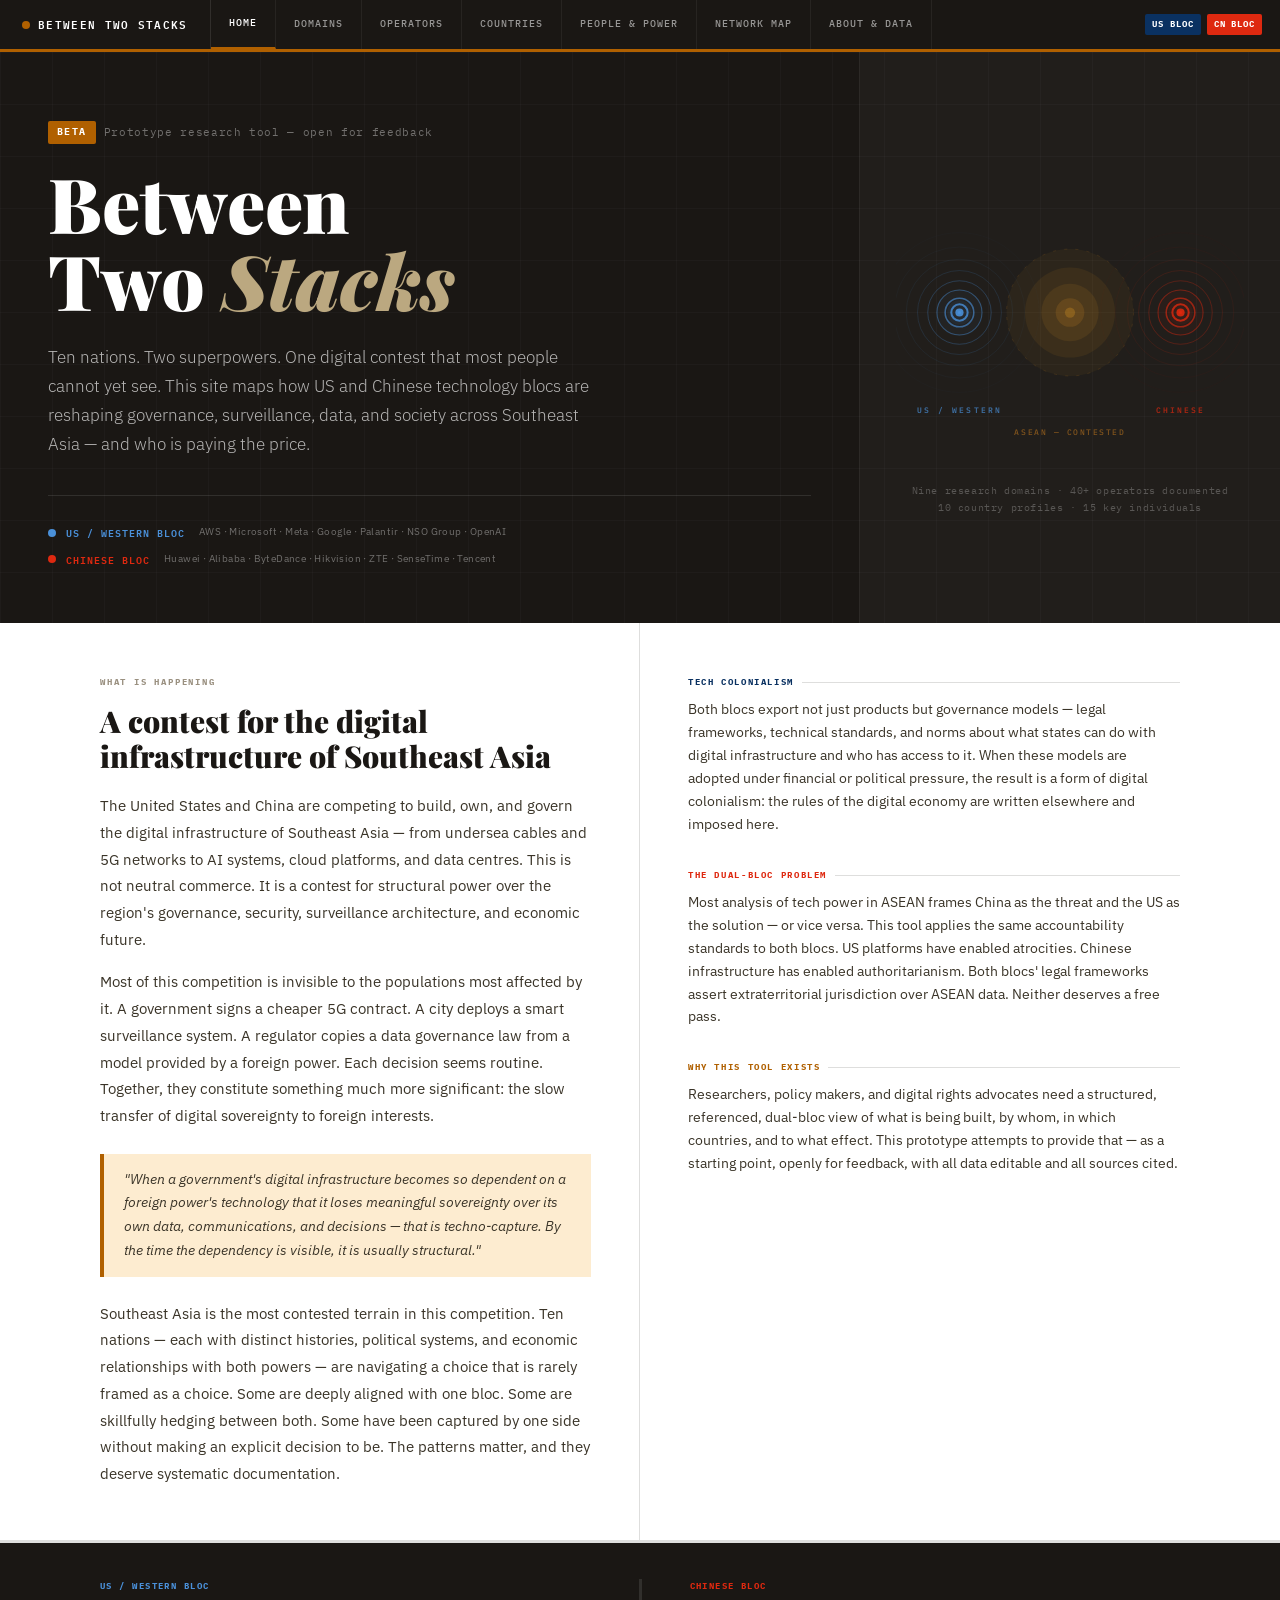
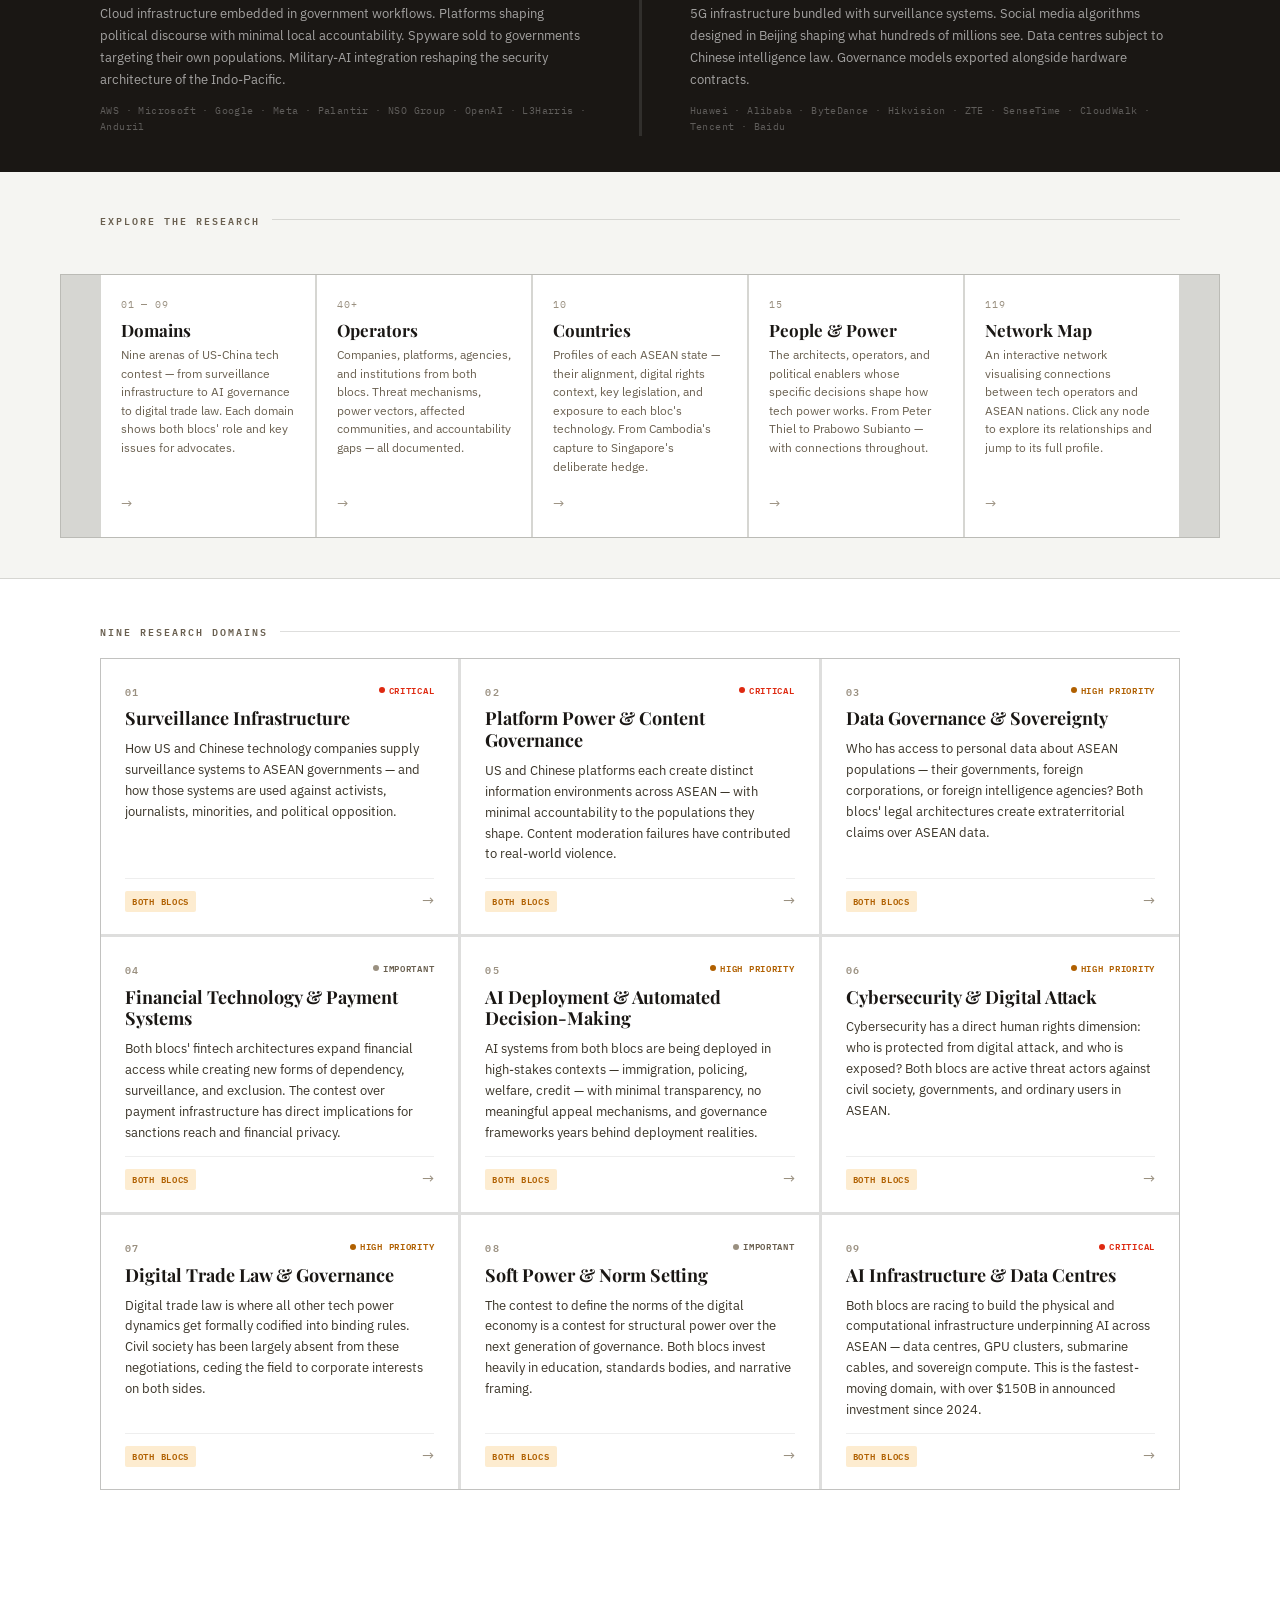
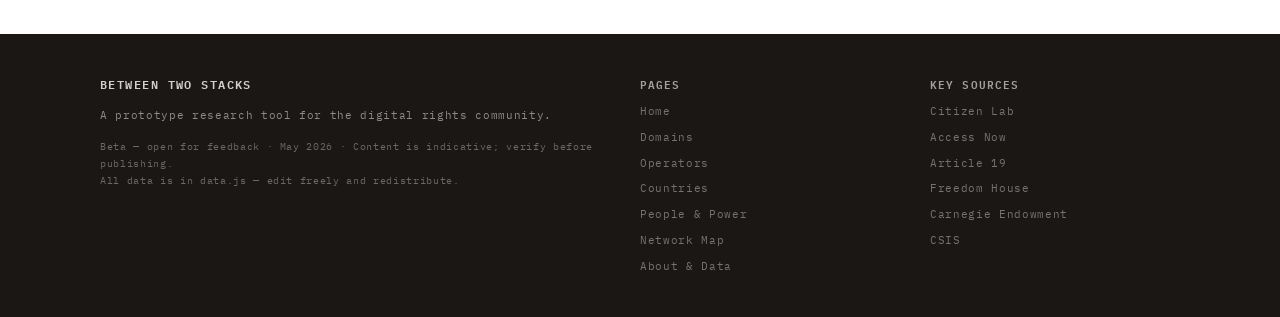
<file: index.html>
<!DOCTYPE html>
<html lang="en">
<head>
<meta charset="UTF-8">
<meta name="viewport" content="width=device-width, initial-scale=1.0">
<title>Between Two Stacks</title>
<link rel="stylesheet" href="style.css">
<style>
/* ── HERO ─────────────────────────────────── */
#hero {
  background: var(--ink);
  color: #fff;
  padding: 0;
  position: relative;
  overflow: hidden;
}

#hero::before {
  content: '';
  position: absolute;
  inset: 0;
  background-image:
    linear-gradient(rgba(255,255,255,0.022) 1px, transparent 1px),
    linear-gradient(90deg, rgba(255,255,255,0.022) 1px, transparent 1px);
  background-size: 52px 52px;
  pointer-events: none;
}

.hero-inner {
  display: grid;
  grid-template-columns: 1fr 420px;
  gap: 0;
  position: relative;
  z-index: 1;
}

.hero-left {
  padding: 64px 48px 56px;
  border-right: 1px solid rgba(255,255,255,0.08);
}

.hero-right {
  padding: 48px 36px 48px;
  display: flex;
  flex-direction: column;
  justify-content: center;
  background: rgba(255,255,255,0.03);
}

.beta-pill {
  display: inline-flex;
  align-items: center;
  gap: 8px;
  margin-bottom: 20px;
}

.beta-tag {
  font-family: var(--mono);
  font-size: 10px;
  font-weight: 700;
  letter-spacing: .14em;
  text-transform: uppercase;
  background: var(--amber);
  color: #fff;
  padding: 3px 9px;
  border-radius: 2px;
}

.beta-note {
  font-family: var(--mono);
  font-size: 11px;
  color: rgba(255,255,255,0.38);
  letter-spacing: .06em;
}

.hero-title {
  font-family: var(--serif);
  font-size: clamp(40px, 6vw, 76px);
  font-weight: 900;
  line-height: 1.02;
  margin-bottom: 24px;
  color: #fff;
}

.hero-title em { font-style: italic; color: #BBA880; }

.hero-standfirst {
  font-size: 17px;
  line-height: 1.72;
  color: rgba(255,255,255,0.68);
  max-width: 560px;
  font-weight: 300;
  margin-bottom: 36px;
}

/* Graphic in right panel */
.hero-graphic {
  width: 100%;
  max-width: 360px;
  margin: 0 auto;
}

/* Bloc indicator bars */
.hero-blocs {
  display: flex;
  flex-direction: column;
  gap: 10px;
  margin-top: 28px;
  padding-top: 28px;
  border-top: 1px solid rgba(255,255,255,0.1);
}

.hero-bloc-bar {
  display: flex;
  align-items: center;
  gap: 10px;
  font-family: var(--mono);
  font-size: 10px;
  font-weight: 600;
  letter-spacing: .1em;
  text-transform: uppercase;
}

.hero-bloc-dot {
  width: 8px;
  height: 8px;
  border-radius: 50%;
  flex-shrink: 0;
}

.hero-bloc-names {
  font-weight: 400;
  color: rgba(255,255,255,0.38);
  font-size: 10px;
  letter-spacing: .04em;
  text-transform: none;
  font-family: var(--sans);
  margin-left: 4px;
}

/* ── ARGUMENT SECTION ─────────────────────── */
.argument-section {
  background: #fff;
  border-bottom: 3px solid var(--border);
}

.argument-inner {
  max-width: 1160px;
  margin: 0 auto;
  padding: 0 40px;
  display: grid;
  grid-template-columns: 1fr 1fr;
  gap: 0;
}

.argument-main {
  padding: 52px 48px 52px 0;
  border-right: 1px solid var(--border);
}

.argument-sidebar {
  padding: 52px 0 52px 48px;
  display: flex;
  flex-direction: column;
  gap: 32px;
}

.argument-eyebrow {
  font-family: var(--mono);
  font-size: 9px;
  font-weight: 700;
  letter-spacing: .2em;
  text-transform: uppercase;
  color: var(--ink4);
  margin-bottom: 14px;
}

.argument-headline {
  font-family: var(--serif);
  font-size: clamp(22px, 2.5vw, 30px);
  font-weight: 900;
  line-height: 1.15;
  color: var(--ink);
  margin-bottom: 20px;
}

.argument-body {
  font-size: 15px;
  line-height: 1.78;
  color: var(--ink2);
}

.argument-body p { margin-bottom: 16px; }
.argument-body p:last-child { margin-bottom: 0; }
.argument-body strong { color: var(--ink); font-weight: 600; }

/* Pull quote */
.pull-quote {
  border-left: 4px solid var(--amber);
  padding: 14px 20px;
  background: var(--amber-bg);
  font-size: 14px;
  line-height: 1.7;
  color: var(--ink2);
  font-style: italic;
  margin: 24px 0;
}

/* Sidebar concept boxes */
.concept-box {
  padding: 0;
}

.concept-label {
  font-family: var(--mono);
  font-size: 9px;
  font-weight: 700;
  letter-spacing: .18em;
  text-transform: uppercase;
  margin-bottom: 8px;
  display: flex;
  align-items: center;
  gap: 8px;
}

.concept-label::after {
  content: '';
  flex: 1;
  height: 1px;
  background: var(--border);
}

.concept-text {
  font-size: 13.5px;
  line-height: 1.7;
  color: var(--ink2);
}

/* ── DUAL BLOC STATEMENT ──────────────────── */
.dual-bloc-strip {
  background: var(--ink);
  color: #fff;
  padding: 36px 0;
}

.dual-bloc-inner {
  max-width: 1160px;
  margin: 0 auto;
  padding: 0 40px;
  display: grid;
  grid-template-columns: 1fr 3px 1fr;
  gap: 48px;
  align-items: center;
}

.dual-bloc-divider {
  background: rgba(255,255,255,0.1);
  height: 100%;
  min-height: 80px;
}

.dual-bloc-side {
  display: flex;
  flex-direction: column;
  gap: 8px;
}

.dbs-flag {
  font-family: var(--mono);
  font-size: 9px;
  font-weight: 700;
  letter-spacing: .16em;
  text-transform: uppercase;
  margin-bottom: 2px;
}

.dbs-text {
  font-size: 13px;
  line-height: 1.68;
  color: rgba(255,255,255,0.6);
}

.dbs-names {
  font-family: var(--mono);
  font-size: 10px;
  color: rgba(255,255,255,0.3);
  letter-spacing: .04em;
  margin-top: 4px;
}

/* ── NAV INVITATION ───────────────────────── */
.nav-invite {
  background: var(--bg2);
  border-bottom: 1px solid var(--border);
  padding: 40px 0;
}

.nav-invite-grid {
  max-width: 1160px;
  margin: 0 auto;
  padding: 0 40px;
  display: grid;
  grid-template-columns: repeat(5, 1fr);
  gap: 2px;
  background: var(--border);
  border: 1px solid var(--border);
}

.nav-invite-item {
  background: var(--bg);
  padding: 22px 20px;
  text-decoration: none;
  color: inherit;
  display: flex;
  flex-direction: column;
  gap: 6px;
  transition: background 0.12s;
}

.nav-invite-item:hover { background: var(--bg2); text-decoration: none; }

.nii-num {
  font-family: var(--mono);
  font-size: 10px;
  color: var(--ink4);
  letter-spacing: .08em;
}

.nii-title {
  font-family: var(--serif);
  font-size: 17px;
  font-weight: 700;
  color: var(--ink);
  line-height: 1.2;
}

.nii-desc {
  font-size: 12px;
  color: var(--ink3);
  line-height: 1.55;
}

.nii-arrow {
  font-size: 14px;
  color: var(--ink4);
  margin-top: auto;
  padding-top: 10px;
  transition: transform 0.12s;
}

.nav-invite-item:hover .nii-arrow { transform: translateX(4px); color: var(--ink); }

/* ── DOMAINS SECTION ──────────────────────── */
.domains-section {
  background: var(--bg);
  padding-bottom: 64px;
}

.cat-grid {
  display: grid;
  grid-template-columns: repeat(auto-fill, minmax(300px, 1fr));
  gap: 3px;
  background: var(--border);
  border: 1px solid var(--border);
}

.cat-card {
  background: var(--bg);
  padding: 24px 24px 20px;
  cursor: pointer;
  transition: background 0.12s;
  position: relative;
  display: flex;
  flex-direction: column;
  gap: 9px;
  text-decoration: none;
  color: inherit;
}

.cat-card:hover { background: var(--bg2); text-decoration: none; }

.cat-card-top {
  display: flex;
  justify-content: space-between;
  align-items: flex-start;
}

.cat-num {
  font-family: var(--mono);
  font-size: 10px;
  font-weight: 600;
  color: var(--ink4);
  letter-spacing: .12em;
}

.cat-urgency {
  font-family: var(--mono);
  font-size: 9px;
  font-weight: 600;
  letter-spacing: .08em;
  text-transform: uppercase;
  display: flex;
  align-items: center;
  gap: 4px;
}

.urgency-dot { width: 6px; height: 6px; border-radius: 50%; flex-shrink: 0; }
.urgency-critical .urgency-dot { background: var(--cn); }
.urgency-high .urgency-dot { background: var(--amber); }
.urgency-medium .urgency-dot { background: var(--ink4); }

.cat-title {
  font-family: var(--serif);
  font-size: 18px;
  font-weight: 700;
  line-height: 1.22;
  color: var(--ink);
}

.cat-summary {
  font-size: 13px;
  line-height: 1.6;
  color: var(--ink2);
  flex: 1;
}

.cat-footer {
  display: flex;
  justify-content: space-between;
  align-items: center;
  margin-top: 4px;
  padding-top: 10px;
  border-top: 1px solid var(--border2);
}

.cat-tags { display: flex; gap: 4px; flex-wrap: wrap; }
.cat-arrow { font-size: 15px; color: var(--ink4); transition: transform 0.12s, color 0.12s; }
.cat-card:hover .cat-arrow { transform: translateX(4px); color: var(--ink); }

/* Responsive */
@media (max-width: 900px) {
  .hero-inner { grid-template-columns: 1fr; }
  .hero-right { display: none; }
  .hero-left { padding: 48px 24px 40px; }
  .argument-inner { grid-template-columns: 1fr; }
  .argument-main { border-right: none; border-bottom: 1px solid var(--border); padding-bottom: 36px; }
  .argument-sidebar { padding-left: 0; }
  .dual-bloc-inner { grid-template-columns: 1fr; }
  .dual-bloc-divider { display: none; }
  .nav-invite-grid { grid-template-columns: 1fr 1fr; }
  .cat-grid { grid-template-columns: 1fr; }
}

@media (max-width: 560px) {
  .nav-invite-grid { grid-template-columns: 1fr; }
}
</style>
</head>
<body>

<!-- NAV -->
<nav id="nav">
  <a class="nav-brand" href="index.html">
    <div class="nav-brand-dot"></div>
    Between Two Stacks
  </a>
  <div class="nav-links">
    <a class="nav-link  active" href="index.html">Home</a>
    <a class="nav-link" href="domains.html">Domains</a>
    <a class="nav-link" href="operators.html">Operators</a>
    <a class="nav-link" href="countries.html">Countries</a>
    <a class="nav-link" href="people.html">People &amp; Power</a>
    <a class="nav-link" href="map.html">Network Map</a>
    <a class="nav-link" href="about.html">About &amp; Data</a>
  </div>
  <div class="nav-pills">
    <span class="nav-pill us">US Bloc</span>
    <span class="nav-pill cn">CN Bloc</span>
  </div>
</nav>

<!-- ══ HERO ══════════════════════════════════════════════ -->
<section id="hero">
  <div class="hero-inner">

    <!-- Left: Title + argument -->
    <div class="hero-left">
      <div class="beta-pill">
        <span class="beta-tag">Beta</span>
        <span class="beta-note">Prototype research tool — open for feedback</span>
      </div>

      <h1 class="hero-title">Between<br>Two <em>Stacks</em></h1>

      <p class="hero-standfirst">
        Ten nations. Two superpowers. One digital contest that most people cannot yet see. This site maps how US and Chinese technology blocs are reshaping governance, surveillance, data, and society across Southeast Asia — and who is paying the price.
      </p>

      <div class="hero-blocs">
        <div class="hero-bloc-bar">
          <div class="hero-bloc-dot" style="background:#4A90D9;"></div>
          <span style="color:#4A90D9;">US / Western Bloc</span>
          <span class="hero-bloc-names">AWS · Microsoft · Meta · Google · Palantir · NSO Group · OpenAI</span>
        </div>
        <div class="hero-bloc-bar">
          <div class="hero-bloc-dot" style="background:var(--cn);"></div>
          <span style="color:var(--cn);">Chinese Bloc</span>
          <span class="hero-bloc-names">Huawei · Alibaba · ByteDance · Hikvision · ZTE · SenseTime · Tencent</span>
        </div>
      </div>
    </div>

    <!-- Right: Graphic -->
    <div class="hero-right">
      <svg class="hero-graphic" viewBox="0 0 340 300" role="img" aria-label="Two gravitational masses — US blue and China red — pressing on a contested amber centre zone representing ASEAN">
        <rect width="340" height="300" fill="transparent"/>

        <!-- Amber contested centre -->
        <ellipse cx="170" cy="150" rx="62" ry="62" fill="#F5A623" opacity="0.05"/>
        <ellipse cx="170" cy="150" rx="44" ry="44" fill="#F5A623" opacity="0.07"/>
        <ellipse cx="170" cy="150" rx="28" ry="28" fill="#F5A623" opacity="0.09"/>
        <ellipse cx="170" cy="150" rx="14" ry="14" fill="#F5A623" opacity="0.14"/>
        <ellipse cx="170" cy="150" rx="5"  ry="5"  fill="#F5A623" opacity="0.25"/>
        <ellipse cx="170" cy="150" rx="62" ry="62" fill="none" stroke="#C47A1E" stroke-width="0.5" stroke-dasharray="3,8" opacity="0.3"/>

        <!-- US MASS — left, compressed inward -->
        <ellipse cx="62" cy="150" rx="78" ry="78" fill="none" stroke="#4A90D9" stroke-width="0.3" opacity="0.07"/>
        <ellipse cx="62" cy="150" rx="64" ry="64" fill="none" stroke="#4A90D9" stroke-width="0.4" opacity="0.10"/>
        <ellipse cx="62" cy="150" rx="52" ry="52" fill="none" stroke="#4A90D9" stroke-width="0.5" opacity="0.15"/>
        <ellipse cx="62" cy="150" rx="41" ry="41" fill="none" stroke="#4A90D9" stroke-width="0.65" opacity="0.22"/>
        <ellipse cx="62" cy="150" rx="31" ry="31" fill="none" stroke="#4A90D9" stroke-width="0.85" opacity="0.32"/>
        <ellipse cx="62" cy="150" rx="22" ry="22" fill="none" stroke="#4A90D9" stroke-width="1.1" opacity="0.45"/>
        <ellipse cx="62" cy="150" rx="14" ry="14" fill="none" stroke="#4A90D9" stroke-width="1.5" opacity="0.62"/>
        <ellipse cx="62" cy="150" rx="8"  ry="8"  fill="none" stroke="#4A90D9" stroke-width="2.0" opacity="0.80"/>
        <ellipse cx="62" cy="150" rx="4"  ry="4"  fill="#4A90D9" opacity="0.90"/>
        <ellipse cx="62" cy="150" rx="1.5" ry="1.5" fill="#4A90D9" opacity="1"/>
        <ellipse cx="62" cy="150" rx="22" ry="22" fill="#4A90D9" opacity="0.04"/>
        <ellipse cx="62" cy="150" rx="12" ry="12" fill="#4A90D9" opacity="0.07"/>

        <!-- CN MASS — right, compressed inward -->
        <ellipse cx="278" cy="150" rx="78" ry="78" fill="none" stroke="#DE2910" stroke-width="0.3" opacity="0.07"/>
        <ellipse cx="278" cy="150" rx="64" ry="64" fill="none" stroke="#DE2910" stroke-width="0.4" opacity="0.10"/>
        <ellipse cx="278" cy="150" rx="52" ry="52" fill="none" stroke="#DE2910" stroke-width="0.5" opacity="0.15"/>
        <ellipse cx="278" cy="150" rx="41" ry="41" fill="none" stroke="#DE2910" stroke-width="0.65" opacity="0.22"/>
        <ellipse cx="278" cy="150" rx="31" ry="31" fill="none" stroke="#DE2910" stroke-width="0.85" opacity="0.32"/>
        <ellipse cx="278" cy="150" rx="22" ry="22" fill="none" stroke="#DE2910" stroke-width="1.1" opacity="0.45"/>
        <ellipse cx="278" cy="150" rx="14" ry="14" fill="none" stroke="#DE2910" stroke-width="1.5" opacity="0.62"/>
        <ellipse cx="278" cy="150" rx="8"  ry="8"  fill="none" stroke="#DE2910" stroke-width="2.0" opacity="0.80"/>
        <ellipse cx="278" cy="150" rx="4"  ry="4"  fill="#DE2910" opacity="0.90"/>
        <ellipse cx="278" cy="150" rx="1.5" ry="1.5" fill="#DE2910" opacity="1"/>
        <ellipse cx="278" cy="150" rx="22" ry="22" fill="#DE2910" opacity="0.04"/>
        <ellipse cx="278" cy="150" rx="12" ry="12" fill="#DE2910" opacity="0.07"/>

        <!-- Labels -->
        <text x="62"  y="248" text-anchor="middle" font-family="'IBM Plex Mono',monospace" font-size="8" font-weight="600" letter-spacing="2" fill="#4A90D9" opacity="0.7">US / WESTERN</text>
        <text x="278" y="248" text-anchor="middle" font-family="'IBM Plex Mono',monospace" font-size="8" font-weight="600" letter-spacing="2" fill="#DE2910" opacity="0.7">CHINESE</text>
        <text x="170" y="270" text-anchor="middle" font-family="'IBM Plex Mono',monospace" font-size="7.5" font-weight="500" letter-spacing="1.5" fill="#C47A1E" opacity="0.6">ASEAN — CONTESTED</text>
      </svg>

      <p style="font-family:var(--mono);font-size:10px;color:rgba(255,255,255,0.25);text-align:center;margin-top:16px;letter-spacing:.06em;line-height:1.7;">
        Nine research domains · 40+ operators documented<br>
        10 country profiles · 15 key individuals
      </p>
    </div>

  </div>
</section>

<!-- ══ ARGUMENT SECTION ═══════════════════════════════════ -->
<div class="argument-section">
  <div class="argument-inner">

    <!-- Main argument -->
    <div class="argument-main">
      <div class="argument-eyebrow">What is happening</div>
      <h2 class="argument-headline">A contest for the digital infrastructure of Southeast Asia</h2>
      <div class="argument-body">
        <p>The United States and China are competing to build, own, and govern the digital infrastructure of Southeast Asia — from undersea cables and 5G networks to AI systems, cloud platforms, and data centres. This is not neutral commerce. It is a contest for structural power over the region's governance, security, surveillance architecture, and economic future.</p>

        <p>Most of this competition is invisible to the populations most affected by it. A government signs a cheaper 5G contract. A city deploys a smart surveillance system. A regulator copies a data governance law from a model provided by a foreign power. Each decision seems routine. Together, they constitute something much more significant: the slow transfer of digital sovereignty to foreign interests.</p>

        <div class="pull-quote">
          "When a government's digital infrastructure becomes so dependent on a foreign power's technology that it loses meaningful sovereignty over its own data, communications, and decisions — that is techno-capture. By the time the dependency is visible, it is usually structural."
        </div>

        <p>Southeast Asia is the most contested terrain in this competition. Ten nations — each with distinct histories, political systems, and economic relationships with both powers — are navigating a choice that is rarely framed as a choice. Some are deeply aligned with one bloc. Some are skillfully hedging between both. Some have been captured by one side without making an explicit decision to be. The patterns matter, and they deserve systematic documentation.</p>
      </div>
    </div>

    <!-- Sidebar concepts -->
    <div class="argument-sidebar">

      <div class="concept-box">
        <div class="concept-label" style="color:var(--us);">Tech colonialism</div>
        <div class="concept-text">Both blocs export not just products but governance models — legal frameworks, technical standards, and norms about what states can do with digital infrastructure and who has access to it. When these models are adopted under financial or political pressure, the result is a form of digital colonialism: the rules of the digital economy are written elsewhere and imposed here.</div>
      </div>

      <div class="concept-box">
        <div class="concept-label" style="color:var(--cn);">The dual-bloc problem</div>
        <div class="concept-text">Most analysis of tech power in ASEAN frames China as the threat and the US as the solution — or vice versa. This tool applies the same accountability standards to both blocs. US platforms have enabled atrocities. Chinese infrastructure has enabled authoritarianism. Both blocs' legal frameworks assert extraterritorial jurisdiction over ASEAN data. Neither deserves a free pass.</div>
      </div>

      <div class="concept-box">
        <div class="concept-label" style="color:var(--amber);">Why this tool exists</div>
        <div class="concept-text">Researchers, policy makers, and digital rights advocates need a structured, referenced, dual-bloc view of what is being built, by whom, in which countries, and to what effect. This prototype attempts to provide that — as a starting point, openly for feedback, with all data editable and all sources cited.</div>
      </div>

    </div>
  </div>
</div>

<!-- ══ DUAL BLOC STRIP ════════════════════════════════════ -->
<div class="dual-bloc-strip">
  <div class="dual-bloc-inner">
    <div class="dual-bloc-side">
      <div class="dbs-flag" style="color:#4A90D9;">US / Western Bloc</div>
      <div class="dbs-text">Cloud infrastructure embedded in government workflows. Platforms shaping political discourse with minimal local accountability. Spyware sold to governments targeting their own populations. Military-AI integration reshaping the security architecture of the Indo-Pacific.</div>
      <div class="dbs-names">AWS · Microsoft · Google · Meta · Palantir · NSO Group · OpenAI · L3Harris · Anduril</div>
    </div>
    <div class="dual-bloc-divider"></div>
    <div class="dual-bloc-side">
      <div class="dbs-flag" style="color:var(--cn);">Chinese Bloc</div>
      <div class="dbs-text">5G infrastructure bundled with surveillance systems. Social media algorithms designed in Beijing shaping what hundreds of millions see. Data centres subject to Chinese intelligence law. Governance models exported alongside hardware contracts.</div>
      <div class="dbs-names">Huawei · Alibaba · ByteDance · Hikvision · ZTE · SenseTime · CloudWalk · Tencent · Baidu</div>
    </div>
  </div>
</div>

<!-- ══ NAVIGATION INVITATION ══════════════════════════════ -->
<div class="nav-invite">
  <div style="max-width:1160px;margin:0 auto;padding:0 40px 28px;">
    <div class="section-label" style="padding-top:0;">Explore the research</div>
  </div>
  <div class="nav-invite-grid">
    <a class="nav-invite-item" href="domains.html">
      <div class="nii-num">01 — 09</div>
      <div class="nii-title">Domains</div>
      <div class="nii-desc">Nine arenas of US-China tech contest — from surveillance infrastructure to AI governance to digital trade law. Each domain shows both blocs' role and key issues for advocates.</div>
      <div class="nii-arrow">→</div>
    </a>
    <a class="nav-invite-item" href="operators.html">
      <div class="nii-num">40+</div>
      <div class="nii-title">Operators</div>
      <div class="nii-desc">Companies, platforms, agencies, and institutions from both blocs. Threat mechanisms, power vectors, affected communities, and accountability gaps — all documented.</div>
      <div class="nii-arrow">→</div>
    </a>
    <a class="nav-invite-item" href="countries.html">
      <div class="nii-num">10</div>
      <div class="nii-title">Countries</div>
      <div class="nii-desc">Profiles of each ASEAN state — their alignment, digital rights context, key legislation, and exposure to each bloc's technology. From Cambodia's capture to Singapore's deliberate hedge.</div>
      <div class="nii-arrow">→</div>
    </a>
    <a class="nav-invite-item" href="people.html">
      <div class="nii-num">15</div>
      <div class="nii-title">People &amp; Power</div>
      <div class="nii-desc">The architects, operators, and political enablers whose specific decisions shape how tech power works. From Peter Thiel to Prabowo Subianto — with connections throughout.</div>
      <div class="nii-arrow">→</div>
    </a>
    <a class="nav-invite-item" href="map.html">
      <div class="nii-num">119</div>
      <div class="nii-title">Network Map</div>
      <div class="nii-desc">An interactive network visualising connections between tech operators and ASEAN nations. Click any node to explore its relationships and jump to its full profile.</div>
      <div class="nii-arrow">→</div>
    </a>
  </div>
</div>

<!-- ══ NINE DOMAINS ═══════════════════════════════════════ -->
<div class="domains-section">
  <div class="container">
    <div class="section-label">Nine Research Domains</div>
    <div class="cat-grid" id="domain-grid"></div>
  </div>
</div>

<!-- FOOTER -->
<footer id="footer">
  <div class="footer-inner">
    <div>
      <div class="footer-brand">Between Two Stacks</div>
      <div>A prototype research tool for the digital rights community.</div>
      <div class="footer-note">
        Beta — open for feedback · May 2026 · Content is indicative; verify before publishing.<br>
        All data is in data.js — edit freely and redistribute.
      </div>
    </div>
    <div>
      <div class="footer-col-title">Pages</div>
      <div class="footer-links">
        <a class="footer-link" href="index.html">Home</a>
        <a class="footer-link" href="domains.html">Domains</a>
        <a class="footer-link" href="operators.html">Operators</a>
        <a class="footer-link" href="countries.html">Countries</a>
        <a class="footer-link" href="people.html">People &amp; Power</a>
        <a class="footer-link" href="map.html">Network Map</a>
        <a class="footer-link" href="about.html">About &amp; Data</a>
      </div>
    </div>
    <div>
      <div class="footer-col-title">Key Sources</div>
      <div class="footer-links">
        <a class="footer-link" href="https://citizenlab.ca" target="_blank">Citizen Lab</a>
        <a class="footer-link" href="https://www.accessnow.org" target="_blank">Access Now</a>
        <a class="footer-link" href="https://www.article19.org" target="_blank">Article 19</a>
        <a class="footer-link" href="https://freedomhouse.org" target="_blank">Freedom House</a>
        <a class="footer-link" href="https://carnegieendowment.org" target="_blank">Carnegie Endowment</a>
        <a class="footer-link" href="https://csis.org" target="_blank">CSIS</a>
      </div>
    </div>
  </div>
</footer>

<script src="data.js"></script>
<script>
const urgencyLabels = { critical:'Critical', high:'High Priority', medium:'Important' };
const urgencyColors = { critical:'urgency-critical', high:'urgency-high', medium:'urgency-medium' };
const tagLabels     = { us:'US Bloc', cn:'CN Bloc', both:'Both Blocs' };
const grid = document.getElementById('domain-grid');

DOMAINS.forEach(cat => {
  const tags = cat.tags.map(t => `<span class="tag tag-${t}">${tagLabels[t]}</span>`).join('');
  const urgClass = urgencyColors[cat.urgency] || 'urgency-medium';
  const urgLabel = urgencyLabels[cat.urgency] || cat.urgency;
  grid.innerHTML += `
    <a class="cat-card" href="domain.html?id=${cat.id}">
      <div class="cat-card-top">
        <span class="cat-num">${cat.num}</span>
        <span class="cat-urgency ${urgClass}">
          <span class="urgency-dot"></span>${urgLabel}
        </span>
      </div>
      <div class="cat-title">${cat.title}</div>
      <div class="cat-summary">${cat.summary}</div>
      <div class="cat-footer">
        <div class="cat-tags">${tags}</div>
        <span class="cat-arrow">→</span>
      </div>
    </a>`;
});
</script>
</body>
</html>
</file>
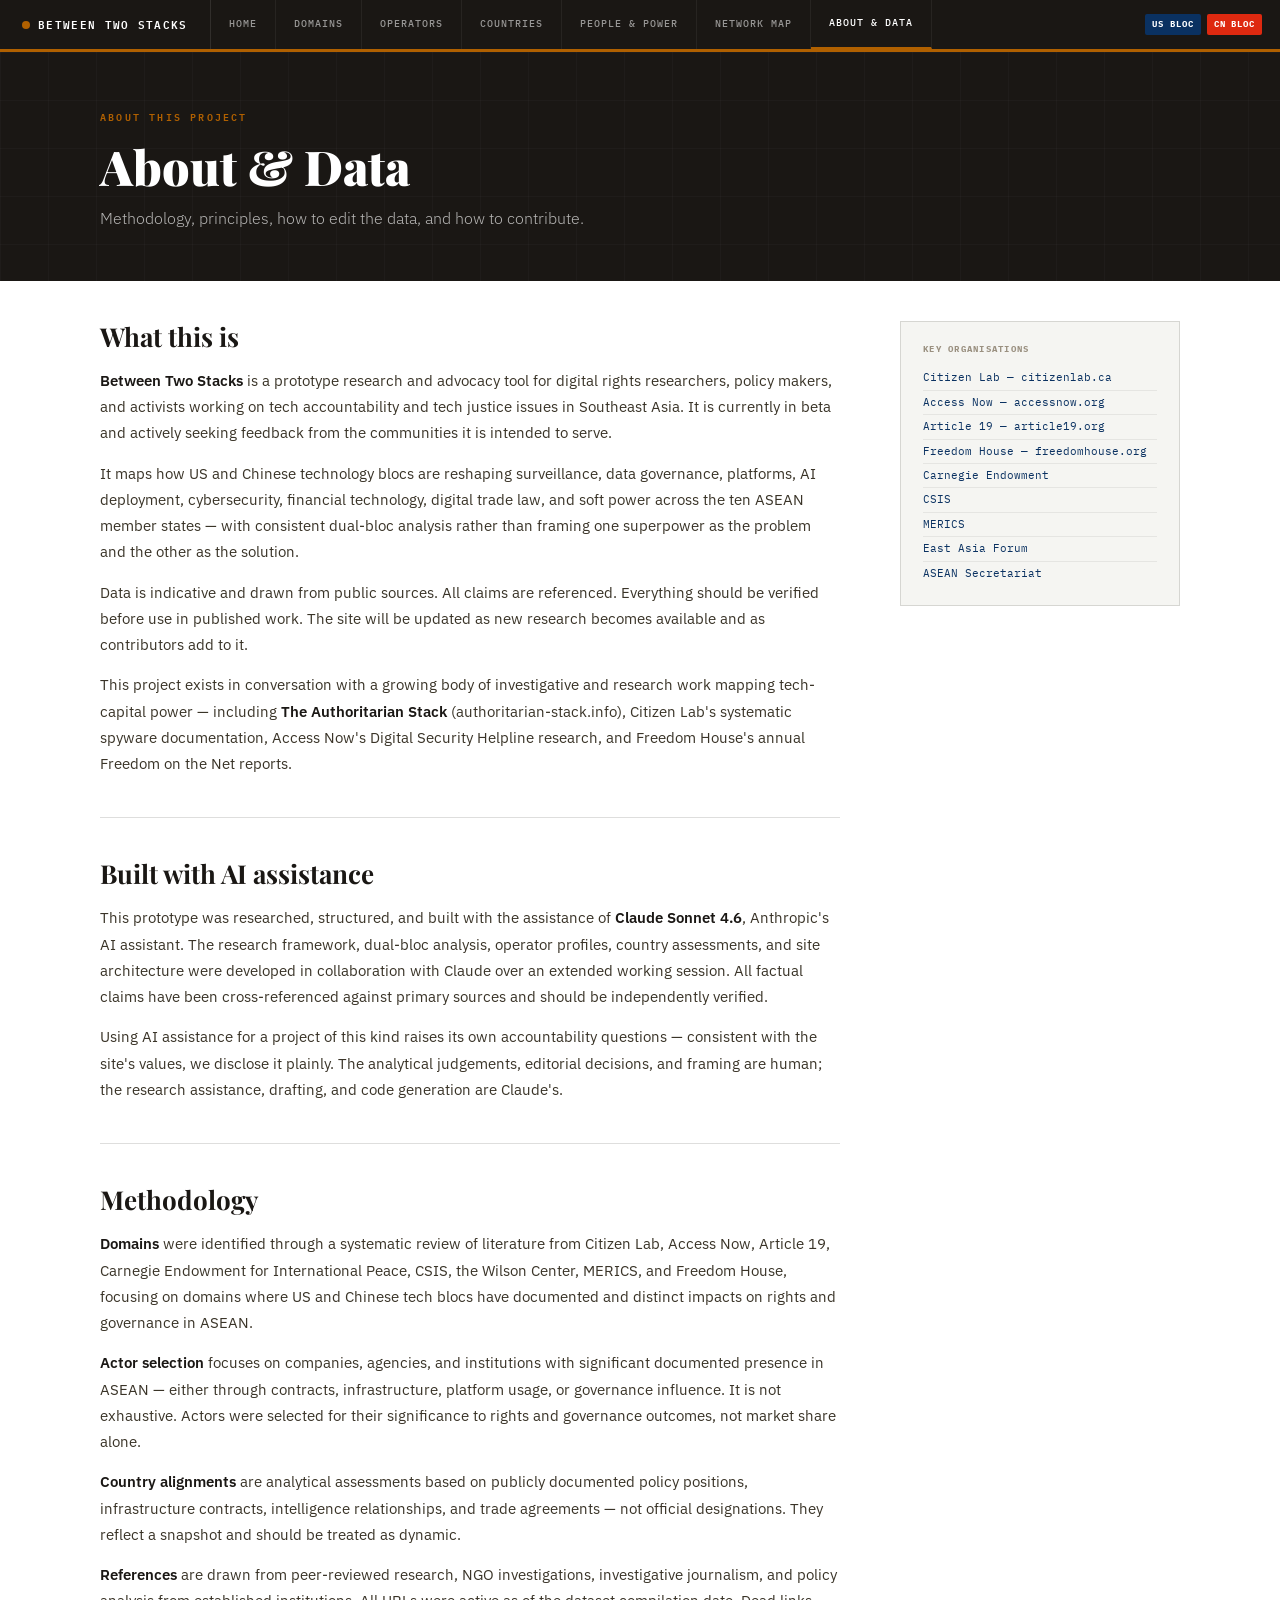
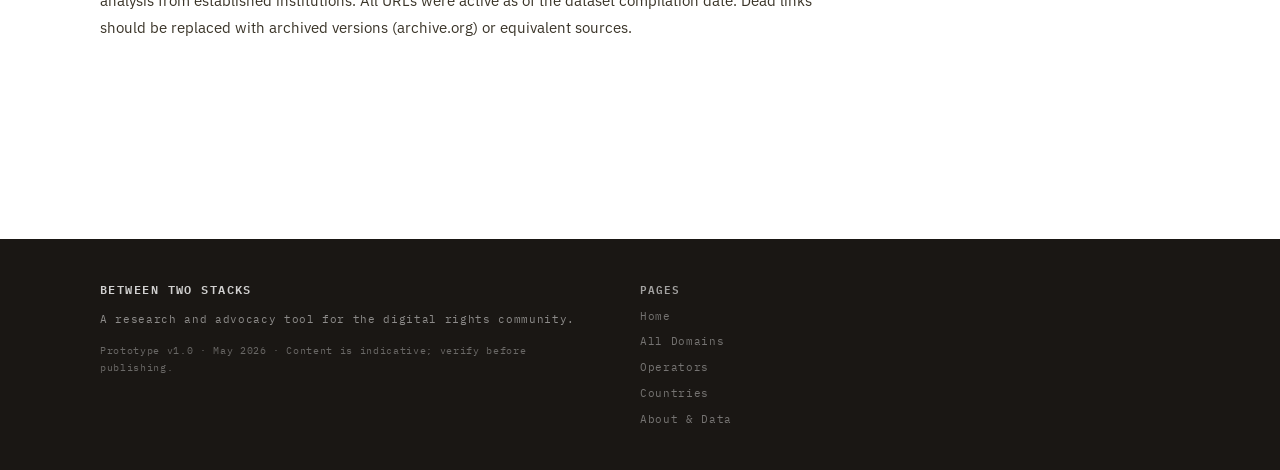
<file: about.html>
<!DOCTYPE html>
<html lang="en">
<head>
<meta charset="UTF-8">
<meta name="viewport" content="width=device-width, initial-scale=1.0">
<title>About & Data — Between Two Stacks</title>
<link rel="stylesheet" href="style.css">
<style>
.about-section {
  max-width: 760px;
  padding: 0 0 40px;
}

.about-section h2 {
  font-family: var(--serif);
  font-size: 26px;
  font-weight: 700;
  margin-bottom: 16px;
  margin-top: 40px;
  padding-top: 40px;
  border-top: 1px solid var(--border);
  line-height: 1.2;
}

.about-section h2:first-of-type {
  margin-top: 0;
  border-top: none;
  padding-top: 0;
}

.about-section p {
  font-size: 15px;
  line-height: 1.75;
  color: var(--ink2);
  margin-bottom: 14px;
}

.about-section p strong { color: var(--ink); font-weight: 600; }

.about-section ul {
  margin: 12px 0 16px 20px;
  display: flex;
  flex-direction: column;
  gap: 6px;
}

.about-section li {
  font-size: 14px;
  line-height: 1.65;
  color: var(--ink2);
}

.about-section li strong { color: var(--ink); font-weight: 600; }

/* Code blocks */
.code-block {
  background: var(--ink);
  color: #C8B89A;
  padding: 20px 24px;
  font-family: var(--mono);
  font-size: 12px;
  line-height: 1.7;
  border-radius: 4px;
  margin: 16px 0;
  overflow-x: auto;
  white-space: pre;
}

.code-block .cm { color: rgba(255,255,255,0.35); }
.code-block .ck { color: #7eb8c9; }
.code-block .cv { color: #f0c040; }
.code-block .cs { color: #88cc88; }

/* Sidebar layout */
.about-layout {
  display: grid;
  grid-template-columns: 1fr 280px;
  gap: 60px;
  align-items: start;
}

.about-sidebar {
  position: sticky;
  top: calc(var(--nav-h) + 32px);
}

.sidebar-card {
  background: var(--bg2);
  border: 1px solid var(--border);
  padding: 20px 22px;
  margin-bottom: 3px;
}

.sidebar-card-title {
  font-family: var(--mono);
  font-size: 9px;
  font-weight: 700;
  letter-spacing: 0.14em;
  text-transform: uppercase;
  color: var(--ink4);
  margin-bottom: 10px;
}

.sidebar-link {
  display: block;
  font-family: var(--mono);
  font-size: 11px;
  color: var(--us);
  padding: 4px 0;
  text-decoration: none;
  border-bottom: 1px solid var(--border2);
  word-break: break-all;
  line-height: 1.4;
}

.sidebar-link:last-child { border-bottom: none; }
.sidebar-link:hover { text-decoration: underline; }

.sidebar-text {
  font-size: 12px;
  color: var(--ink2);
  line-height: 1.6;
}

/* Principles */
.principles-grid {
  display: grid;
  grid-template-columns: 1fr 1fr;
  gap: 3px;
  background: var(--border);
  border: 1px solid var(--border);
  margin: 16px 0;
}

.principle-item {
  background: var(--bg);
  padding: 18px 20px;
}

.principle-num {
  font-family: var(--serif);
  font-size: 32px;
  font-weight: 900;
  color: var(--bg3);
  line-height: 1;
  margin-bottom: 10px;
}

.principle-title { font-weight: 600; font-size: 14px; margin-bottom: 5px; }
.principle-desc { font-size: 13px; color: var(--ink2); line-height: 1.55; }

@media (max-width: 900px) {
  .about-layout { grid-template-columns: 1fr; }
  .about-sidebar { position: static; }
  .principles-grid { grid-template-columns: 1fr; }
}
</style>
</head>
<body>

<nav id="nav">
  <a class="nav-brand" href="index.html">
    <div class="nav-brand-dot"></div>
    Between Two Stacks
  </a>
      <div class="nav-links">
    <a class="nav-link" href="index.html">Home</a>
    <a class="nav-link" href="domains.html">Domains</a>
    <a class="nav-link" href="operators.html">Operators</a>
    <a class="nav-link" href="countries.html">Countries</a>
    <a class="nav-link" href="people.html">People &amp; Power</a>
    <a class="nav-link" href="map.html">Network Map</a>
    <a class="nav-link  active" href="about.html">About &amp; Data</a>
  </div>
  <div class="nav-pills">
    <span class="nav-pill us">US Bloc</span>
    <span class="nav-pill cn">CN Bloc</span>
  </div>
</nav>

<div class="page-hero">
  <div class="container">
    <div class="hero-eyebrow">About This Project</div>
    <h1 class="hero-title" style="font-size:clamp(28px,4vw,48px);">About &amp; Data</h1>
    <p class="hero-sub" style="font-size:16px;margin-top:14px;">Methodology, principles, how to edit the data, and how to contribute.</p>
  </div>
</div>

<main>
  <div class="container">
    <div style="padding-top:40px;"></div>
    <div class="about-layout">

      <!-- Main content -->
      <div class="about-section">

        <h2>What this is</h2>
        <p>
          <strong>Between Two Stacks</strong> is a prototype research and advocacy tool for digital rights researchers, policy makers, and activists working on tech accountability and tech justice issues in Southeast Asia. It is currently in beta and actively seeking feedback from the communities it is intended to serve.
        </p>
        <p>
          It maps how US and Chinese technology blocs are reshaping surveillance, data governance, platforms, AI deployment, cybersecurity, financial technology, digital trade law, and soft power across the ten ASEAN member states — with consistent dual-bloc analysis rather than framing one superpower as the problem and the other as the solution.
        </p>
        <p>
          Data is indicative and drawn from public sources. All claims are referenced. Everything should be verified before use in published work. The site will be updated as new research becomes available and as contributors add to it.
        </p>
        <p>
          This project exists in conversation with a growing body of investigative and research work mapping tech-capital power — including <strong>The Authoritarian Stack</strong> (authoritarian-stack.info), Citizen Lab's systematic spyware documentation, Access Now's Digital Security Helpline research, and Freedom House's annual Freedom on the Net reports.
        </p>

        <h2>Built with AI assistance</h2>
        <p>
          This prototype was researched, structured, and built with the assistance of <strong>Claude Sonnet 4.6</strong>, Anthropic's AI assistant. The research framework, dual-bloc analysis, operator profiles, country assessments, and site architecture were developed in collaboration with Claude over an extended working session. All factual claims have been cross-referenced against primary sources and should be independently verified.
        </p>
        <p>
          Using AI assistance for a project of this kind raises its own accountability questions — consistent with the site's values, we disclose it plainly. The analytical judgements, editorial decisions, and framing are human; the research assistance, drafting, and code generation are Claude's.
        </p>

        <h2>Methodology</h2>
        <p>
          <strong>Domains</strong> were identified through a systematic review of literature from Citizen Lab, Access Now, Article 19, Carnegie Endowment for International Peace, CSIS, the Wilson Center, MERICS, and Freedom House, focusing on domains where US and Chinese tech blocs have documented and distinct impacts on rights and governance in ASEAN.
        </p>
        <p>
          <strong>Actor selection</strong> focuses on companies, agencies, and institutions with significant documented presence in ASEAN — either through contracts, infrastructure, platform usage, or governance influence. It is not exhaustive. Actors were selected for their significance to rights and governance outcomes, not market share alone.
        </p>
        <p>
          <strong>Country alignments</strong> are analytical assessments based on publicly documented policy positions, infrastructure contracts, intelligence relationships, and trade agreements — not official designations. They reflect a snapshot and should be treated as dynamic.
        </p>
        <p>
          <strong>References</strong> are drawn from peer-reviewed research, NGO investigations, investigative journalism, and policy analysis from established institutions. All URLs were active as of the dataset compilation date. Dead links should be replaced with archived versions (archive.org) or equivalent sources.
        </p>
      </div>

      <!-- Sidebar -->
      <div class="about-sidebar">
        <div class="sidebar-card">
          <div class="sidebar-card-title">Key Organisations</div>
          <a class="sidebar-link" href="https://citizenlab.ca" target="_blank">Citizen Lab — citizenlab.ca</a>
          <a class="sidebar-link" href="https://www.accessnow.org" target="_blank">Access Now — accessnow.org</a>
          <a class="sidebar-link" href="https://www.article19.org" target="_blank">Article 19 — article19.org</a>
          <a class="sidebar-link" href="https://freedomhouse.org" target="_blank">Freedom House — freedomhouse.org</a>
          <a class="sidebar-link" href="https://carnegieendowment.org" target="_blank">Carnegie Endowment</a>
          <a class="sidebar-link" href="https://csis.org" target="_blank">CSIS</a>
          <a class="sidebar-link" href="https://merics.org" target="_blank">MERICS</a>
          <a class="sidebar-link" href="https://eastasiaforum.org" target="_blank">East Asia Forum</a>
          <a class="sidebar-link" href="https://asean.org" target="_blank">ASEAN Secretariat</a>
        </div>
        
      </div>

    </div>
    <div style="padding-bottom:64px;"></div>
  </div>
</main>

<footer id="footer">
  <div class="footer-inner">
    <div>
      <div class="footer-brand">Between Two Stacks</div>
      <div>A research and advocacy tool for the digital rights community.</div>
      <div class="footer-note">Prototype v1.0 · May 2026 · Content is indicative; verify before publishing.</div>
    </div>
    <div>
      <div class="footer-col-title">Pages</div>
      <div class="footer-links">
        <a class="footer-link" href="index.html">Home</a>
        <a class="footer-link" href="domains.html">All Domains</a>
        <a class="footer-link" href="operators.html">Operators</a>
        <a class="footer-link" href="countries.html">Countries</a>
        <a class="footer-link" href="about.html">About & Data</a>
      </div>
    </div>
    
  </div>
</footer>

</body>
</html>
</file>
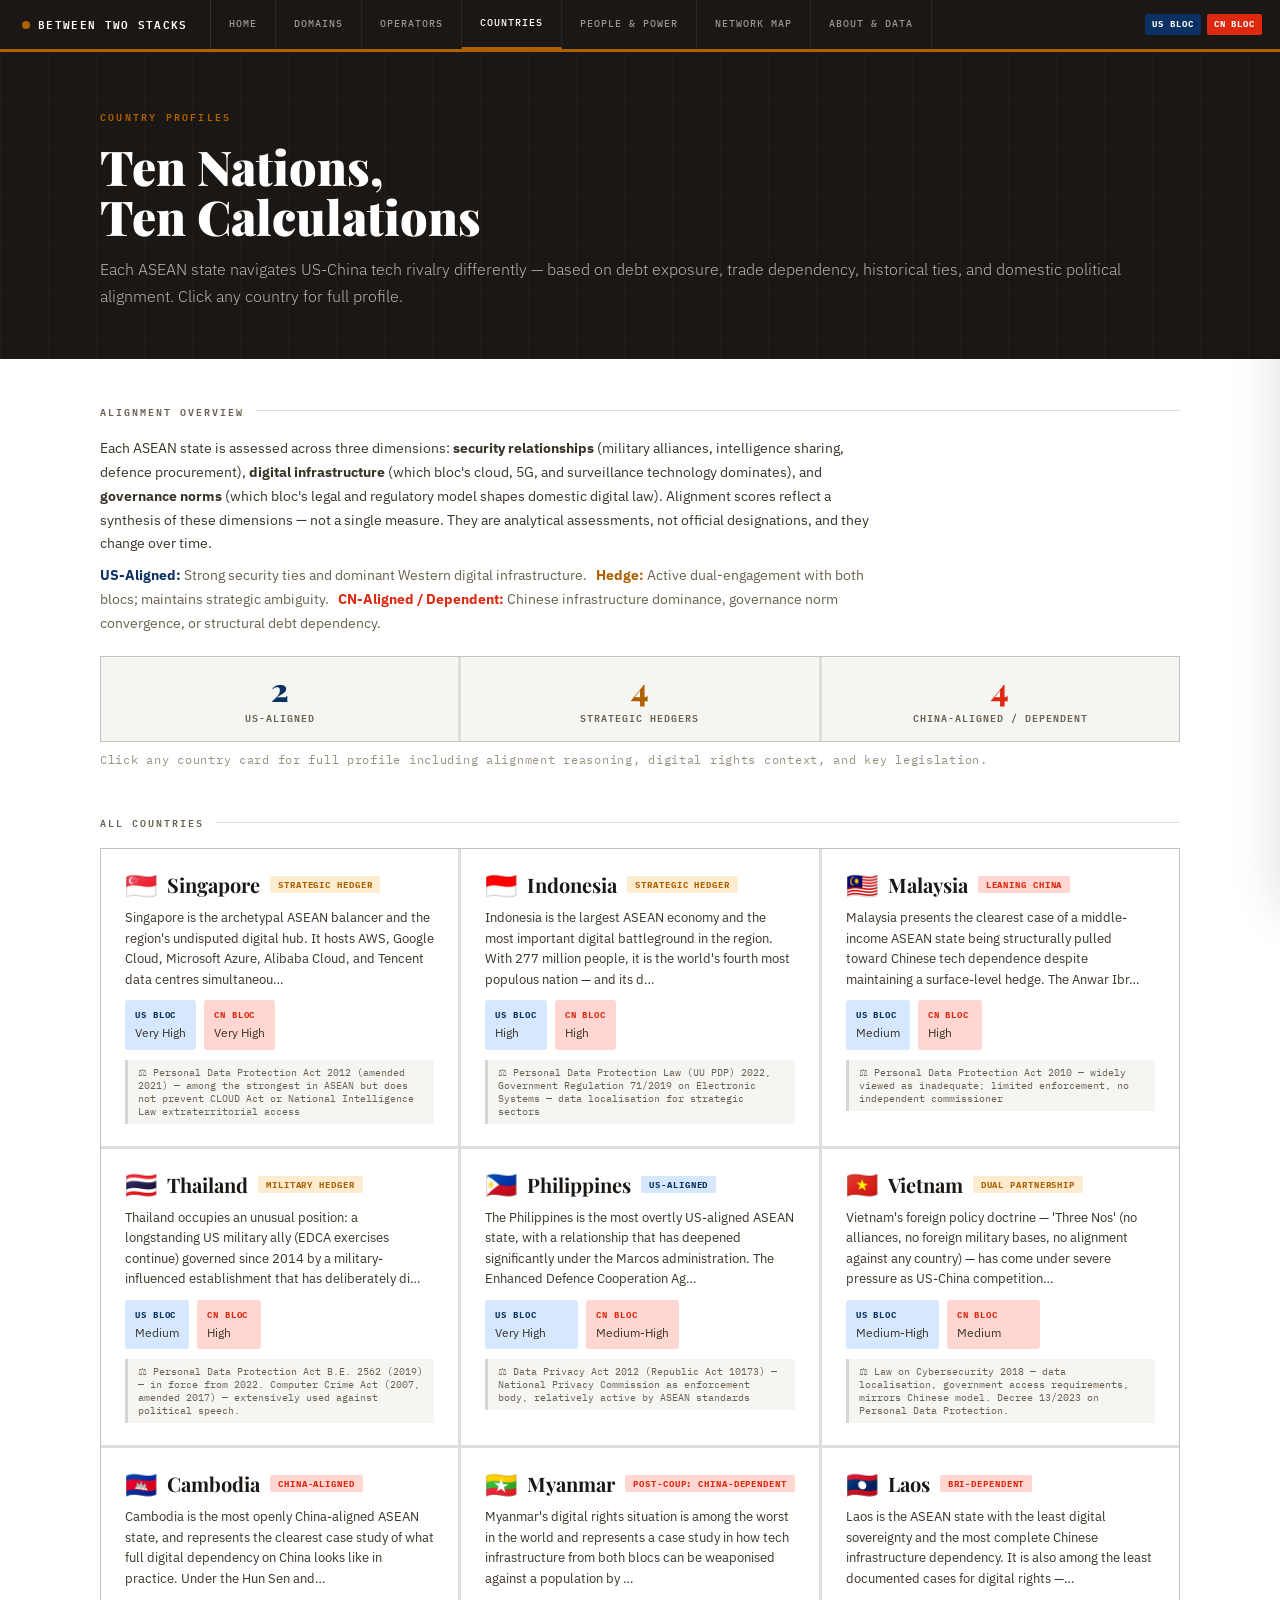
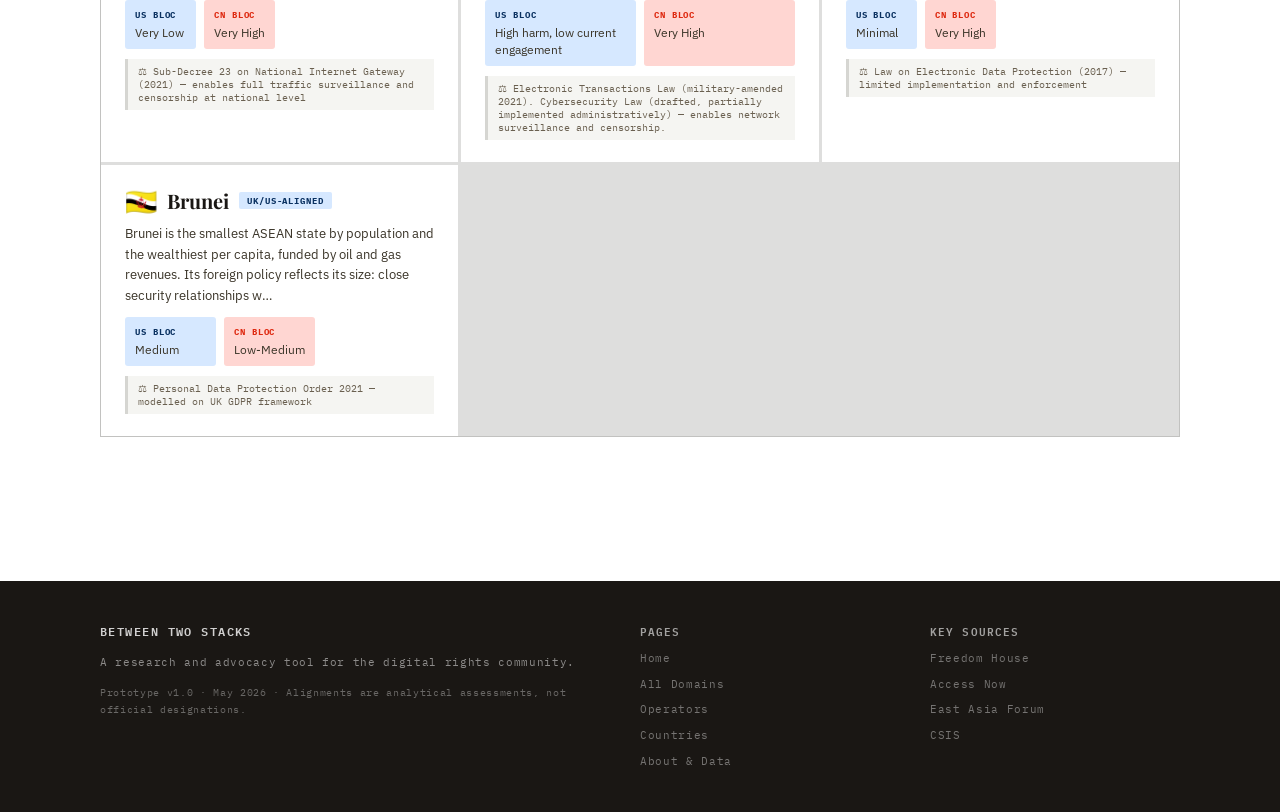
<file: countries.html>
<!DOCTYPE html>
<html lang="en">
<head>
<meta charset="UTF-8">
<meta name="viewport" content="width=device-width, initial-scale=1.0">
<title>Countries — Between Two Stacks</title>
<link rel="stylesheet" href="style.css">
<style>
.country-grid {
  display: grid;
  grid-template-columns: repeat(auto-fill, minmax(340px, 1fr));
  gap: 3px;
  background: var(--border);
  border: 1px solid var(--border);
}

.country-card {
  background: var(--bg);
  padding: 22px 24px;
  display: flex;
  flex-direction: column;
  gap: 10px;
  cursor: pointer;
  transition: background 0.12s;
  border: none;
  text-align: left;
  font-family: inherit;
  width: 100%;
}

.country-card:hover { background: var(--bg2); }

.country-card-top {
  display: flex;
  align-items: center;
  gap: 10px;
}

.country-flag { font-size: 26px; line-height: 1; }

.country-name {
  font-family: var(--serif);
  font-size: 20px;
  font-weight: 700;
  color: var(--ink);
}

.lean-pill {
  font-family: var(--mono);
  font-size: 9px;
  font-weight: 700;
  letter-spacing: 0.1em;
  text-transform: uppercase;
  padding: 3px 8px;
  border-radius: 2px;
  margin-left: auto;
  white-space: nowrap;
}

.lean-us   { background: var(--us-bg);    color: var(--us); }
.lean-cn   { background: var(--cn-bg);    color: var(--cn); }
.lean-hedge{ background: var(--amber-bg); color: var(--amber); }

.country-desc {
  font-size: 13px;
  color: var(--ink2);
  line-height: 1.58;
}

.country-presence {
  display: grid;
  grid-template-columns: 1fr 1fr;
  gap: 8px;
}

.presence-box {
  padding: 8px 10px;
  border-radius: 3px;
  font-size: 12px;
  line-height: 1.45;
}

.presence-box.us { background: var(--us-bg); }
.presence-box.cn { background: var(--cn-bg); }

.presence-label {
  font-family: var(--mono);
  font-size: 9px;
  font-weight: 700;
  letter-spacing: 0.1em;
  text-transform: uppercase;
  margin-bottom: 3px;
}

.presence-box.us .presence-label { color: var(--us); }
.presence-box.cn .presence-label { color: var(--cn); }
.presence-text { color: var(--ink2); }

.country-law {
  font-family: var(--mono);
  font-size: 10px;
  color: var(--ink3);
  padding: 6px 10px;
  background: var(--bg2);
  border-left: 3px solid var(--border);
}

/* Detail panel */
#country-panel {
  position: fixed;
  top: var(--nav-h);
  right: 0;
  bottom: 0;
  width: 420px;
  background: #fff;
  border-left: 2px solid var(--border);
  box-shadow: var(--shadow-lg);
  overflow-y: auto;
  transform: translateX(100%);
  transition: transform 0.25s ease;
  z-index: 100;
}

#country-panel.open { transform: translateX(0); }
#country-panel-inner { padding: 28px 28px 48px; }

.panel-close {
  position: absolute;
  top: 16px; right: 16px;
  background: var(--bg2);
  border: 1px solid var(--border);
  border-radius: 3px;
  width: 32px; height: 32px;
  display: flex; align-items: center; justify-content: center;
  cursor: pointer;
  font-size: 18px;
  color: var(--ink3);
  line-height: 1;
}

.panel-close:hover { background: var(--bg3); }

.panel-flag { font-size: 40px; margin-bottom: 8px; }
.panel-name { font-family: var(--serif); font-size: 26px; font-weight: 900; margin-bottom: 4px; }
.panel-lean { margin-bottom: 16px; }
.panel-desc { font-size: 13.5px; line-height: 1.7; color: var(--ink2); margin-bottom: 20px; }

.panel-section-label {
  font-family: var(--mono);
  font-size: 9px;
  font-weight: 700;
  letter-spacing: 0.14em;
  text-transform: uppercase;
  color: var(--ink4);
  margin: 16px 0 6px;
  padding-bottom: 6px;
  border-bottom: 1px solid var(--border);
}

.panel-presence-us {
  background: var(--us-bg);
  border-left: 3px solid var(--us);
  padding: 10px 12px;
  font-size: 13px;
  color: var(--ink2);
  line-height: 1.55;
  margin-bottom: 6px;
}

.panel-presence-cn {
  background: var(--cn-bg);
  border-left: 3px solid var(--cn);
  padding: 10px 12px;
  font-size: 13px;
  color: var(--ink2);
  line-height: 1.55;
}

.panel-law {
  font-family: var(--mono);
  font-size: 11px;
  color: var(--ink2);
  background: var(--bg2);
  padding: 10px 12px;
  line-height: 1.5;
}

.panel-refs { display: flex; flex-direction: column; gap: 4px; }
.panel-ref-link {
  font-family: var(--mono);
  font-size: 11px;
  color: var(--us);
  word-break: break-all;
}

/* Alignment summary bar */
.align-bar {
  display: grid;
  grid-template-columns: repeat(3, 1fr);
  gap: 3px;
  background: var(--border);
  border: 1px solid var(--border);
  margin-bottom: 3px;
}

.align-item {
  background: var(--bg2);
  padding: 16px 20px;
  text-align: center;
}

.align-n {
  font-family: var(--serif);
  font-size: 32px;
  font-weight: 900;
  line-height: 1;
  margin-bottom: 4px;
}

.align-n.us   { color: var(--us); }
.align-n.cn   { color: var(--cn); }
.align-n.hedge{ color: var(--amber); }

.align-l {
  font-family: var(--mono);
  font-size: 10px;
  font-weight: 600;
  letter-spacing: 0.1em;
  text-transform: uppercase;
  color: var(--ink3);
}

@media (max-width: 700px) {
  #country-panel { width: 100%; }
  .country-grid { grid-template-columns: 1fr; }
  .country-presence { grid-template-columns: 1fr; }
  .align-bar { grid-template-columns: 1fr; }
}
</style>
</head>
<body>

<nav id="nav">
  <a class="nav-brand" href="index.html">
    <div class="nav-brand-dot"></div>
    Between Two Stacks
  </a>
      <div class="nav-links">
    <a class="nav-link" href="index.html">Home</a>
    <a class="nav-link" href="domains.html">Domains</a>
    <a class="nav-link" href="operators.html">Operators</a>
    <a class="nav-link  active" href="countries.html">Countries</a>
    <a class="nav-link" href="people.html">People &amp; Power</a>
    <a class="nav-link" href="map.html">Network Map</a>
    <a class="nav-link" href="about.html">About &amp; Data</a>
  </div>
  <div class="nav-pills">
    <span class="nav-pill us">US Bloc</span>
    <span class="nav-pill cn">CN Bloc</span>
  </div>
</nav>

<div class="page-hero">
  <div class="container">
    <div class="hero-eyebrow">Country Profiles</div>
    <h1 class="hero-title" style="font-size:clamp(28px,4vw,48px);">Ten Nations,<br>Ten Calculations</h1>
    <p class="hero-sub" style="font-size:16px;margin-top:14px;">Each ASEAN state navigates US-China tech rivalry differently — based on debt exposure, trade dependency, historical ties, and domestic political alignment. Click any country for full profile.</p>
  </div>
</div>

<main>
  <div class="container">
    <div class="section-label mt-0">Alignment Overview</div>
    <p style="font-size:14px;color:var(--ink2);line-height:1.7;max-width:780px;margin-bottom:20px;">
      Each ASEAN state is assessed across three dimensions: <strong>security relationships</strong> (military alliances, intelligence sharing, defence procurement), <strong>digital infrastructure</strong> (which bloc's cloud, 5G, and surveillance technology dominates), and <strong>governance norms</strong> (which bloc's legal and regulatory model shapes domestic digital law). Alignment scores reflect a synthesis of these dimensions — not a single measure. They are analytical assessments, not official designations, and they change over time.
      <span style="display:block;margin-top:8px;color:var(--ink3);">
        <strong style="color:var(--us)">US-Aligned:</strong> Strong security ties and dominant Western digital infrastructure.&nbsp;&nbsp;
        <strong style="color:var(--amber)">Hedge:</strong> Active dual-engagement with both blocs; maintains strategic ambiguity.&nbsp;&nbsp;
        <strong style="color:var(--cn)">CN-Aligned / Dependent:</strong> Chinese infrastructure dominance, governance norm convergence, or structural debt dependency.
      </span>
    </p>
    <div class="align-bar">
      <div class="align-item">
        <div class="align-n us" id="count-us">0</div>
        <div class="align-l">US-Aligned</div>
      </div>
      <div class="align-item">
        <div class="align-n hedge" id="count-hedge">0</div>
        <div class="align-l">Strategic Hedgers</div>
      </div>
      <div class="align-item">
        <div class="align-n cn" id="count-cn">0</div>
        <div class="align-l">China-Aligned / Dependent</div>
      </div>
    </div>
    <p style="font-size:12px;color:var(--ink4);font-family:var(--mono);letter-spacing:0.06em;margin:8px 0 0;">
      Click any country card for full profile including alignment reasoning, digital rights context, and key legislation.
    </p>

    <div class="section-label">All Countries</div>
    <div class="country-grid" id="country-grid"></div>

    <div style="padding-bottom:64px;"></div>
  </div>
</main>

<!-- COUNTRY PANEL -->
<div id="country-panel">
  <div id="country-panel-inner">
    <button class="panel-close" onclick="closePanel()">×</button>
    <div id="country-panel-content"></div>
  </div>
</div>

<footer id="footer">
  <div class="footer-inner">
    <div>
      <div class="footer-brand">Between Two Stacks</div>
      <div>A research and advocacy tool for the digital rights community.</div>
      <div class="footer-note">Prototype v1.0 · May 2026 · Alignments are analytical assessments, not official designations.</div>
    </div>
    <div>
      <div class="footer-col-title">Pages</div>
      <div class="footer-links">
        <a class="footer-link" href="index.html">Home</a>
        <a class="footer-link" href="domains.html">All Domains</a>
        <a class="footer-link" href="operators.html">Operators</a>
        <a class="footer-link" href="countries.html">Countries</a>
        <a class="footer-link" href="about.html">About & Data</a>
      </div>
    </div>
    <div>
      <div class="footer-col-title">Key Sources</div>
      <div class="footer-links">
        <a class="footer-link" href="https://freedomhouse.org" target="_blank">Freedom House</a>
        <a class="footer-link" href="https://www.accessnow.org" target="_blank">Access Now</a>
        <a class="footer-link" href="https://eastasiaforum.org" target="_blank">East Asia Forum</a>
        <a class="footer-link" href="https://csis.org" target="_blank">CSIS</a>
      </div>
    </div>
  </div>
</footer>

<script src="data.js"></script>
<script>
const leanLabels = { us: 'US-Aligned', cn: 'China-Aligned', hedge: 'Strategic Hedger' };

// Counts
const usCt   = COUNTRIES.filter(c => c.lean === 'us').length;
const cnCt   = COUNTRIES.filter(c => c.lean === 'cn').length;
const hedgeCt= COUNTRIES.filter(c => c.lean === 'hedge').length;
document.getElementById('count-us').textContent = usCt;
document.getElementById('count-cn').textContent = cnCt;
document.getElementById('count-hedge').textContent = hedgeCt;

function showCountry(id) {
  const c = COUNTRIES.find(c => c.id === id);
  if (!c) return;

  // Format desc with paragraphs
  const descHtml = c.desc.split('\n\n').map(p => `<p style="margin-bottom:10px;font-size:13.5px;line-height:1.7;color:var(--ink2);">${p}</p>`).join('');

  document.getElementById('country-panel-content').innerHTML = `
    <div class="panel-flag">${c.flag}</div>
    <div class="panel-name">${c.name}</div>
    <div class="panel-lean"><span class="lean-pill lean-${c.lean}">${c.leanLabel}</span></div>
    ${descHtml}

    <div class="panel-section-label">US Bloc Presence</div>
    <div class="panel-presence-us">${c.usPresence}</div>

    <div class="panel-section-label">Chinese Bloc Presence</div>
    <div class="panel-presence-cn">${c.cnPresence}</div>

    ${c.digitalRightsContext ? `
      <div class="panel-section-label" style="color:var(--cn)">⚠ Digital Rights Context</div>
      <div style="font-size:13px;line-height:1.6;color:var(--ink2);padding:10px 12px;background:var(--cn-bg);border-left:3px solid var(--cn);margin-bottom:4px;">${c.digitalRightsContext}</div>
    ` : ''}

    ${c.alignmentReasoning ? `
      <div class="panel-section-label">Alignment Reasoning</div>
      <div style="font-size:12.5px;line-height:1.6;color:var(--ink2);padding:10px 12px;background:var(--amber-bg);border-left:3px solid var(--amber-bright);">${c.alignmentReasoning}</div>
    ` : ''}

    <div class="panel-section-label">Key Legislation</div>
    <div class="panel-law">${c.keyLaw}</div>

    ${c.refs && c.refs.length > 0 ? `
      <div class="panel-section-label">References</div>
      <div class="panel-refs">
        ${c.refs.map(r => `<a class="panel-ref-link" href="${r}" target="_blank" rel="noopener">${r}</a>`).join('')}
      </div>
    ` : ''}
  `;

  document.getElementById('country-panel').classList.add('open');
}

function closePanel() {
  document.getElementById('country-panel').classList.remove('open');
}

document.addEventListener('click', e => {
  const panel = document.getElementById('country-panel');
  if (panel.classList.contains('open') && !panel.contains(e.target) && !e.target.closest('.country-card')) {
    closePanel();
  }
});

// Render cards
const grid = document.getElementById('country-grid');

COUNTRIES.forEach(c => {
  grid.innerHTML += `
    <button class="country-card" onclick="showCountry('${c.id}')">
      <div class="country-card-top">
        <span class="country-flag">${c.flag}</span>
        <span class="country-name">${c.name}</span>
        <span class="lean-pill lean-${c.lean}">${c.leanLabel}</span>
      </div>
      <div class="country-desc">${c.desc.slice(0, 180)}…</div>
      <div class="country-presence">
        <div class="presence-box us">
          <div class="presence-label">US Bloc</div>
          <div class="presence-text">${c.usPresence.split('—')[0].trim()}</div>
        </div>
        <div class="presence-box cn">
          <div class="presence-label">CN Bloc</div>
          <div class="presence-text">${c.cnPresence.split('—')[0].trim()}</div>
        </div>
      </div>
      <div class="country-law">⚖ ${c.keyLaw}</div>
    </button>
  `;
});
</script>
</body>
</html>
</file>
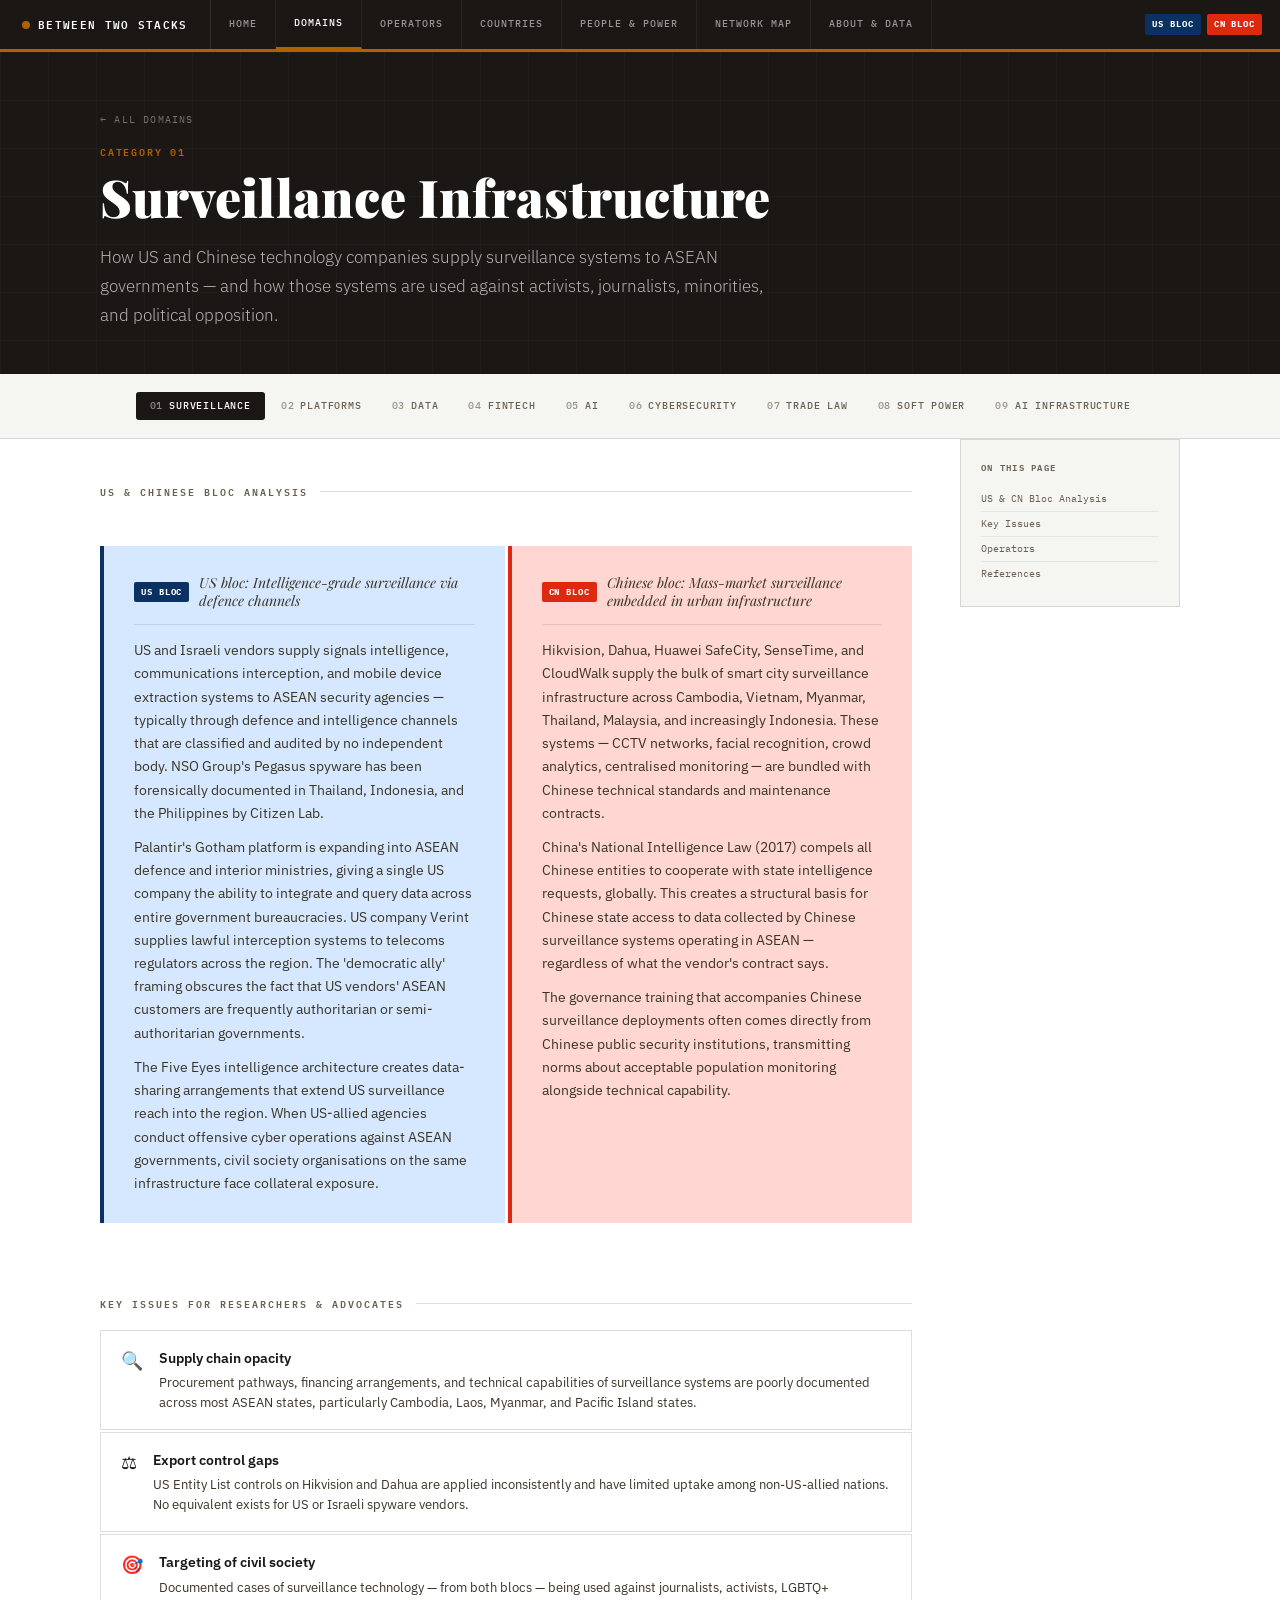
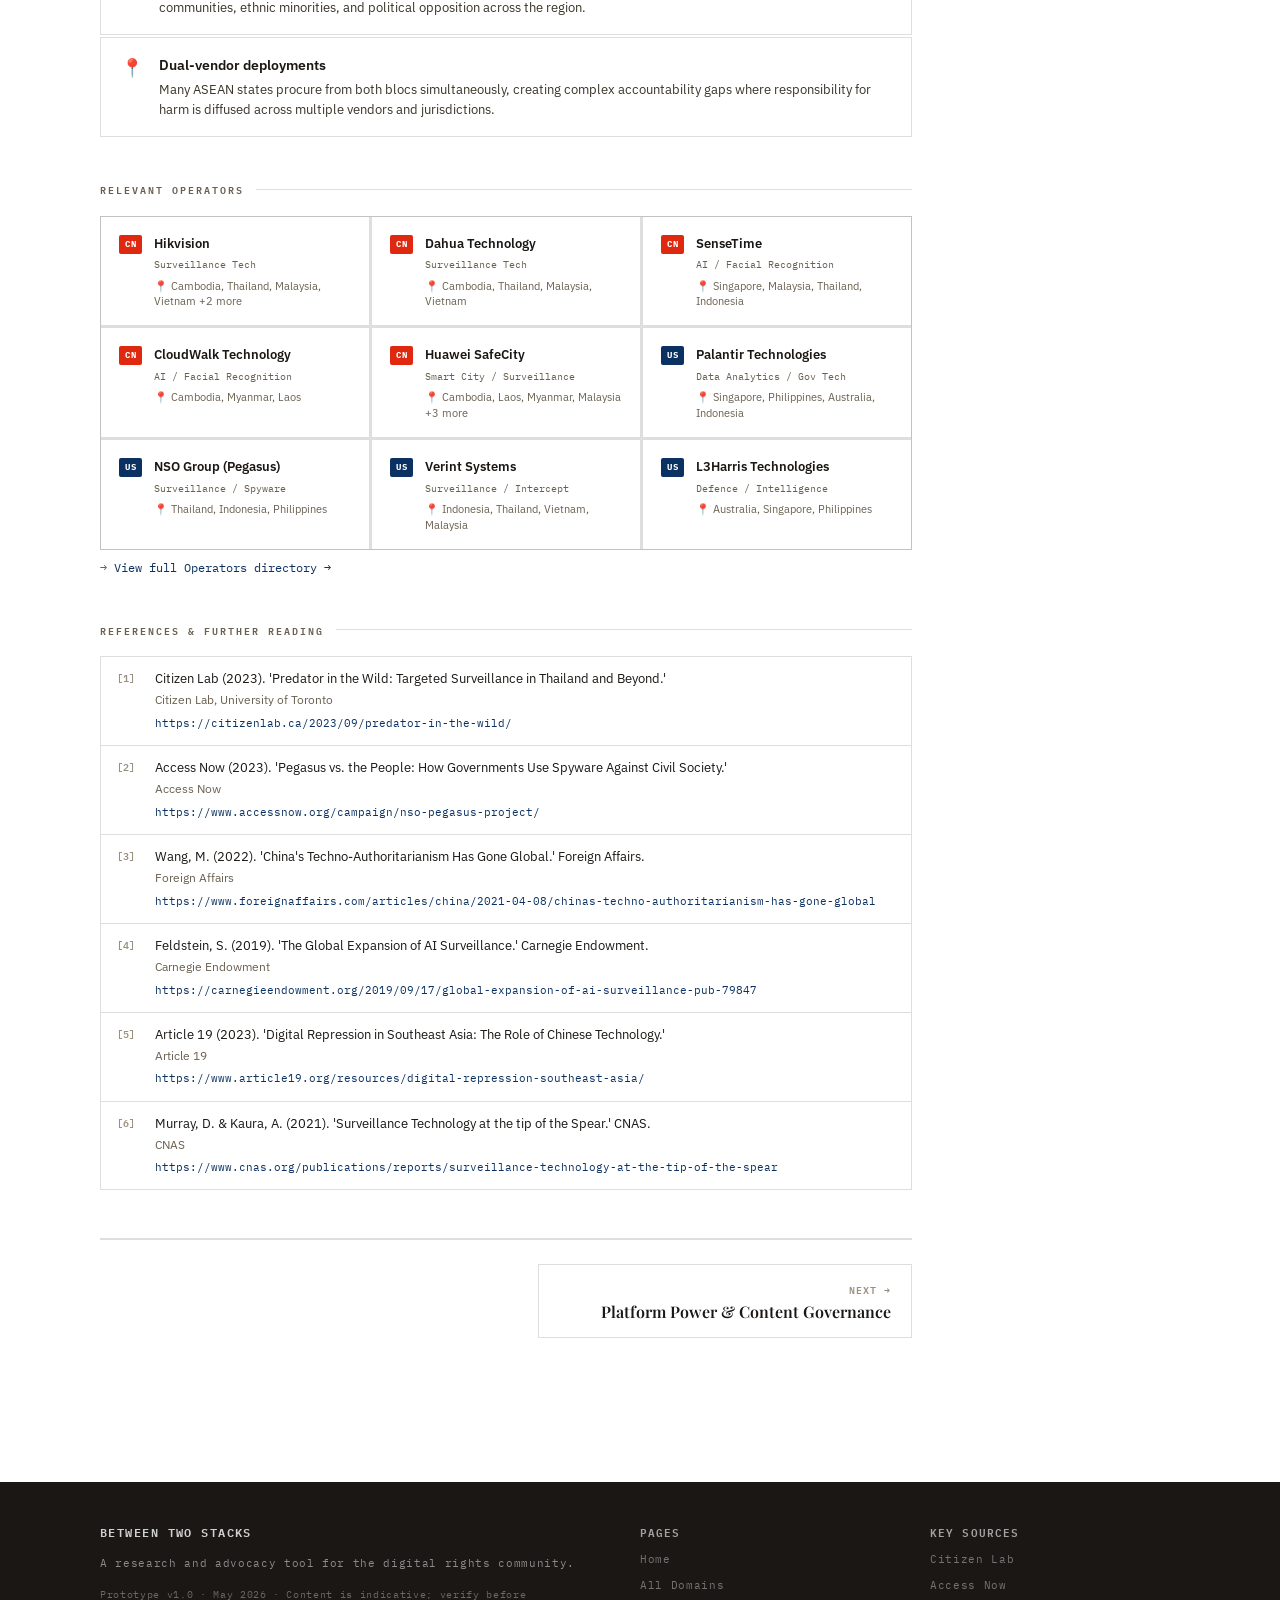
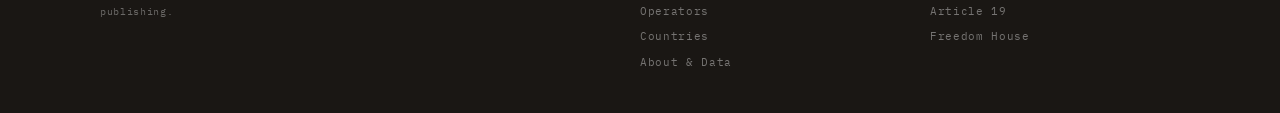
<file: domain.html>
<!DOCTYPE html>
<html lang="en">
<head>
<meta charset="UTF-8">
<meta name="viewport" content="width=device-width, initial-scale=1.0">
<title>Category — Between Two Stacks</title>
<link rel="stylesheet" href="style.css">
<style>
/* ── CATEGORY PAGE ─────────────────── */
.cat-hero {
  background: var(--ink);
  color: #fff;
  padding: 52px 0 44px;
  position: relative;
  overflow: hidden;
}

.cat-hero::before {
  content: '';
  position: absolute;
  inset: 0;
  background-image:
    linear-gradient(rgba(255,255,255,0.025) 1px, transparent 1px),
    linear-gradient(90deg, rgba(255,255,255,0.025) 1px, transparent 1px);
  background-size: 48px 48px;
  pointer-events: none;
}

.cat-hero .container { position: relative; z-index: 1; }

.cat-hero-num {
  font-family: var(--mono);
  font-size: 10px;
  font-weight: 600;
  letter-spacing: 0.18em;
  text-transform: uppercase;
  color: var(--amber);
  margin-bottom: 10px;
}

.cat-hero-title {
  font-family: var(--serif);
  font-size: clamp(30px, 4.5vw, 52px);
  font-weight: 900;
  line-height: 1.08;
  max-width: 760px;
  margin-bottom: 18px;
}

.cat-hero-summary {
  font-size: 17px;
  line-height: 1.7;
  color: rgba(255,255,255,0.68);
  max-width: 680px;
  font-weight: 300;
}

/* Navigation between domains */
.cat-nav {
  background: var(--bg2);
  border-bottom: 1px solid var(--border);
  padding: 10px 0;
  display: flex;
  overflow-x: auto;
  gap: 2px;
}

.cat-nav-link {
  font-family: var(--mono);
  font-size: 10px;
  font-weight: 500;
  letter-spacing: 0.08em;
  text-transform: uppercase;
  color: var(--ink3);
  padding: 6px 14px;
  white-space: nowrap;
  text-decoration: none;
  border-radius: 3px;
  transition: all 0.15s;
  display: flex;
  align-items: center;
  gap: 6px;
}

.cat-nav-link:hover { background: var(--bg3); color: var(--ink); text-decoration: none; }
.cat-nav-link.active { background: var(--ink); color: #fff; }
.cat-nav-num { color: var(--ink4); }
.cat-nav-link.active .cat-nav-num { color: rgba(255,255,255,0.5); }

/* Actors related to this category */
.actors-mini-grid {
  display: grid;
  grid-template-columns: repeat(auto-fill, minmax(260px, 1fr));
  gap: 3px;
  background: var(--border);
  border: 1px solid var(--border);
}

.operator-mini-card {
  background: var(--bg);
  padding: 16px 18px;
  display: flex;
  gap: 12px;
  align-items: flex-start;
  text-decoration: none;
  color: inherit;
  transition: background 0.15s;
}

.operator-mini-card:hover { background: var(--bg2); text-decoration: none; }

.operator-mini-name {
  font-weight: 600;
  font-size: 13px;
  margin-bottom: 3px;
  color: var(--ink);
}

.operator-mini-type {
  font-family: var(--mono);
  font-size: 10px;
  color: var(--ink3);
  margin-bottom: 5px;
}

.operator-mini-countries {
  font-size: 11px;
  color: var(--ink3);
  line-height: 1.4;
}

/* Prev / Next navigation */
.cat-pagination {
  display: flex;
  justify-content: space-between;
  align-items: stretch;
  gap: 3px;
  margin-top: 48px;
  border-top: 2px solid var(--border);
  padding-top: 24px;
}

.cat-pag-btn {
  display: flex;
  flex-direction: column;
  gap: 4px;
  padding: 16px 20px;
  border: 1px solid var(--border);
  background: var(--bg);
  text-decoration: none;
  color: inherit;
  transition: background 0.15s;
  flex: 1;
  max-width: 46%;
}

.cat-pag-btn:hover { background: var(--bg2); text-decoration: none; }
.cat-pag-btn.next { text-align: right; }

.cat-pag-dir {
  font-family: var(--mono);
  font-size: 10px;
  font-weight: 600;
  letter-spacing: 0.1em;
  text-transform: uppercase;
  color: var(--ink4);
}

.cat-pag-title {
  font-family: var(--serif);
  font-size: 16px;
  font-weight: 600;
  color: var(--ink);
  line-height: 1.2;
}

/* Sticky TOC on wide screens */
@media (min-width: 1100px) {
  .content-with-toc {
    display: grid;
    grid-template-columns: 1fr 220px;
    gap: 48px;
    align-items: start;
  }

  .toc {
    position: sticky;
    top: calc(var(--nav-h) + 24px);
    background: var(--bg2);
    border: 1px solid var(--border);
    padding: 20px;
  }

  .toc-title {
    font-family: var(--mono);
    font-size: 9px;
    font-weight: 600;
    letter-spacing: 0.14em;
    text-transform: uppercase;
    color: var(--ink3);
    margin-bottom: 12px;
  }

  .toc-link {
    display: block;
    font-family: var(--mono);
    font-size: 10px;
    color: var(--ink3);
    text-decoration: none;
    padding: 5px 0;
    border-bottom: 1px solid var(--border2);
    line-height: 1.4;
    transition: color 0.15s;
  }

  .toc-link:last-child { border-bottom: none; }
  .toc-link:hover { color: var(--ink); text-decoration: none; }
}

@media (max-width: 1099px) {
  .toc { display: none; }
}
</style>
</head>
<body>

<!-- NAV -->
<nav id="nav">
  <a class="nav-brand" href="index.html">
    <div class="nav-brand-dot"></div>
    Between Two Stacks
  </a>
      <div class="nav-links">
    <a class="nav-link" href="index.html">Home</a>
    <a class="nav-link  active" href="domains.html">Domains</a>
    <a class="nav-link" href="operators.html">Operators</a>
    <a class="nav-link" href="countries.html">Countries</a>
    <a class="nav-link" href="people.html">People &amp; Power</a>
    <a class="nav-link" href="map.html">Network Map</a>
    <a class="nav-link" href="about.html">About &amp; Data</a>
  </div>
  <div class="nav-pills">
    <span class="nav-pill us">US Bloc</span>
    <span class="nav-pill cn">CN Bloc</span>
  </div>
</nav>

<!-- HERO (injected) -->
<div id="cat-hero"></div>

<!-- CATEGORY NAV -->
<div class="cat-nav container-wide" id="cat-nav"></div>

<!-- MAIN -->
<main>
  <div class="container">
    <div class="content-with-toc">
      <!-- Main column -->
      <div id="main-col">

        <!-- Bloc Panels -->
        <div class="section-label mt-0" id="sec-blocs">US &amp; Chinese Bloc Analysis</div>
        <div class="bloc-panels" id="bloc-panels"></div>

        <!-- Key Issues -->
        <div class="section-label" id="sec-issues">Key Issues for Researchers &amp; Advocates</div>
        <div class="issue-list" id="issue-list"></div>

        <!-- Actors -->
        <div class="section-label" id="sec-actors">Relevant Operators</div>
        <div class="actors-mini-grid" id="operators-grid"></div>
        <p style="font-size:12px;color:var(--ink3);margin-top:8px;font-family:var(--mono);">
          → <a href="operators.html">View full Operators directory →</a>
        </p>

        <!-- References -->
        <div class="section-label" id="sec-refs">References &amp; Further Reading</div>
        <div style="border:1px solid var(--border);">
          <ul class="ref-list" id="ref-list"></ul>
        </div>

        <!-- Pagination -->
        <div class="cat-pagination" id="cat-pagination"></div>

      </div>

      <!-- TOC -->
      <div class="toc">
        <div class="toc-title">On this page</div>
        <a class="toc-link" href="#sec-blocs">US &amp; CN Bloc Analysis</a>
        <a class="toc-link" href="#sec-issues">Key Issues</a>
        <a class="toc-link" href="#sec-actors">Operators</a>
        <a class="toc-link" href="#sec-refs">References</a>
      </div>
    </div>

    <div style="padding-bottom:64px;"></div>
  </div>
</main>

<!-- FOOTER -->
<footer id="footer">
  <div class="footer-inner">
    <div>
      <div class="footer-brand">Between Two Stacks</div>
      <div>A research and advocacy tool for the digital rights community.</div>
      <div class="footer-note">Prototype v1.0 · May 2026 · Content is indicative; verify before publishing.</div>
    </div>
    <div>
      <div class="footer-col-title">Pages</div>
      <div class="footer-links">
        <a class="footer-link" href="index.html">Home</a>
        <a class="footer-link" href="domains.html">All Domains</a>
        <a class="footer-link" href="operators.html">Operators</a>
        <a class="footer-link" href="countries.html">Countries</a>
        <a class="footer-link" href="about.html">About & Data</a>
      </div>
    </div>
    <div>
      <div class="footer-col-title">Key Sources</div>
      <div class="footer-links">
        <a class="footer-link" href="https://citizenlab.ca" target="_blank">Citizen Lab</a>
        <a class="footer-link" href="https://www.accessnow.org" target="_blank">Access Now</a>
        <a class="footer-link" href="https://www.article19.org" target="_blank">Article 19</a>
        <a class="footer-link" href="https://freedomhouse.org" target="_blank">Freedom House</a>
      </div>
    </div>
  </div>
</footer>

<script src="data.js"></script>
<script>
// Get domain id from URL
const params = new URLSearchParams(window.location.search);
const catId = params.get('id') || DOMAINS[0].id;
const catIdx = DOMAINS.findIndex(c => c.id === catId);
const cat = DOMAINS[catIdx] || DOMAINS[0];

// Update page title
document.title = `${cat.title} — Between Two Stacks`;

// HERO
const urgLabels = { critical: 'Critical Priority', high: 'High Priority', medium: 'Important' };
document.getElementById('cat-hero').innerHTML = `
  <div class="cat-hero">
    <div class="container">
      <a class="breadcrumb" href="domains.html">← All Domains</a>
      <div class="cat-hero-num">Category ${cat.num}</div>
      <h1 class="cat-hero-title">${cat.title}</h1>
      <p class="cat-hero-summary">${cat.summary}</p>
    </div>
  </div>
`;

// CATEGORY NAV
const navEl = document.getElementById('cat-nav');
navEl.innerHTML = `<div class="container-wide" style="display:flex;gap:2px;overflow-x:auto;padding:8px 40px;">` +
  DOMAINS.map(c => `
    <a class="cat-nav-link ${c.id === catId ? 'active' : ''}" href="domain.html?id=${c.id}">
      <span class="cat-nav-num">${c.num}</span>
      ${c.shortTitle}
    </a>
  `).join('') + `</div>`;

// BLOC PANELS
document.getElementById('bloc-panels').innerHTML = `
  <div class="bloc-panel us-panel">
    <div class="bloc-panel-hdr">
      <span class="bloc-flag">US Bloc</span>
      <span class="bloc-panel-title">${cat.us_bloc.heading}</span>
    </div>
    <div class="bloc-panel-body">
      ${cat.us_bloc.body.map(p => `<p>${p}</p>`).join('')}
    </div>
  </div>
  <div class="bloc-panel cn-panel">
    <div class="bloc-panel-hdr">
      <span class="bloc-flag">CN Bloc</span>
      <span class="bloc-panel-title">${cat.cn_bloc.heading}</span>
    </div>
    <div class="bloc-panel-body">
      ${cat.cn_bloc.body.map(p => `<p>${p}</p>`).join('')}
    </div>
  </div>
`;

// KEY ISSUES
const issueList = document.getElementById('issue-list');
cat.keyIssues.forEach(issue => {
  issueList.innerHTML += `
    <div class="issue-item">
      <div class="issue-icon">${issue.icon}</div>
      <div>
        <div class="issue-title">${issue.title}</div>
        <div class="issue-desc">${issue.desc}</div>
      </div>
    </div>
  `;
});

// OPERATORS
const actorsGrid = document.getElementById('operators-grid');
const relActors = OPERATORS.filter(a => cat.operators && cat.operators.includes(a.id));

if (relActors.length === 0) {
  actorsGrid.innerHTML = `<div style="padding:20px;color:var(--ink3);font-size:13px;">No specific operators mapped for this domain yet. <a href="operators.html">View all operators →</a></div>`;
} else {
  relActors.forEach(a => {
    actorsGrid.innerHTML += `
      <a class="operator-mini-card" href="operators.html?id=${a.id}">
        <span class="badge badge-${a.bloc}" style="flex-shrink:0;margin-top:2px;">${a.bloc === 'both' ? 'Both' : a.bloc.toUpperCase()}</span>
        <div>
          <div class="operator-mini-name">${a.name}</div>
          <div class="operator-mini-type">${a.type}</div>
          <div class="operator-mini-countries">📍 ${a.countries.slice(0,4).join(', ')}${a.countries.length > 4 ? ` +${a.countries.length-4} more` : ''}</div>
        </div>
      </a>
    `;
  });
}

// REFERENCES
const refList = document.getElementById('ref-list');
cat.references.forEach(ref => {
  refList.innerHTML += `
    <li class="ref-item">
      <div class="ref-num">[${ref.num}]</div>
      <div class="ref-body">
        <div class="ref-title">${ref.text}</div>
        <div class="ref-source">${ref.source}</div>
        ${ref.url ? `<a class="ref-link" href="${ref.url}" target="_blank" rel="noopener">${ref.url}</a>` : ''}
      </div>
    </li>
  `;
});

// PAGINATION
const prevCat = catIdx > 0 ? DOMAINS[catIdx - 1] : null;
const nextCat = catIdx < DOMAINS.length - 1 ? DOMAINS[catIdx + 1] : null;
const pagEl = document.getElementById('cat-pagination');

pagEl.innerHTML = `
  ${prevCat ? `
    <a class="cat-pag-btn" href="domain.html?id=${prevCat.id}">
      <span class="cat-pag-dir">← Previous</span>
      <span class="cat-pag-title">${prevCat.title}</span>
    </a>
  ` : '<div></div>'}
  ${nextCat ? `
    <a class="cat-pag-btn next" href="domain.html?id=${nextCat.id}">
      <span class="cat-pag-dir">Next →</span>
      <span class="cat-pag-title">${nextCat.title}</span>
    </a>
  ` : '<div></div>'}
`;
</script>
</body>
</html>
</file>
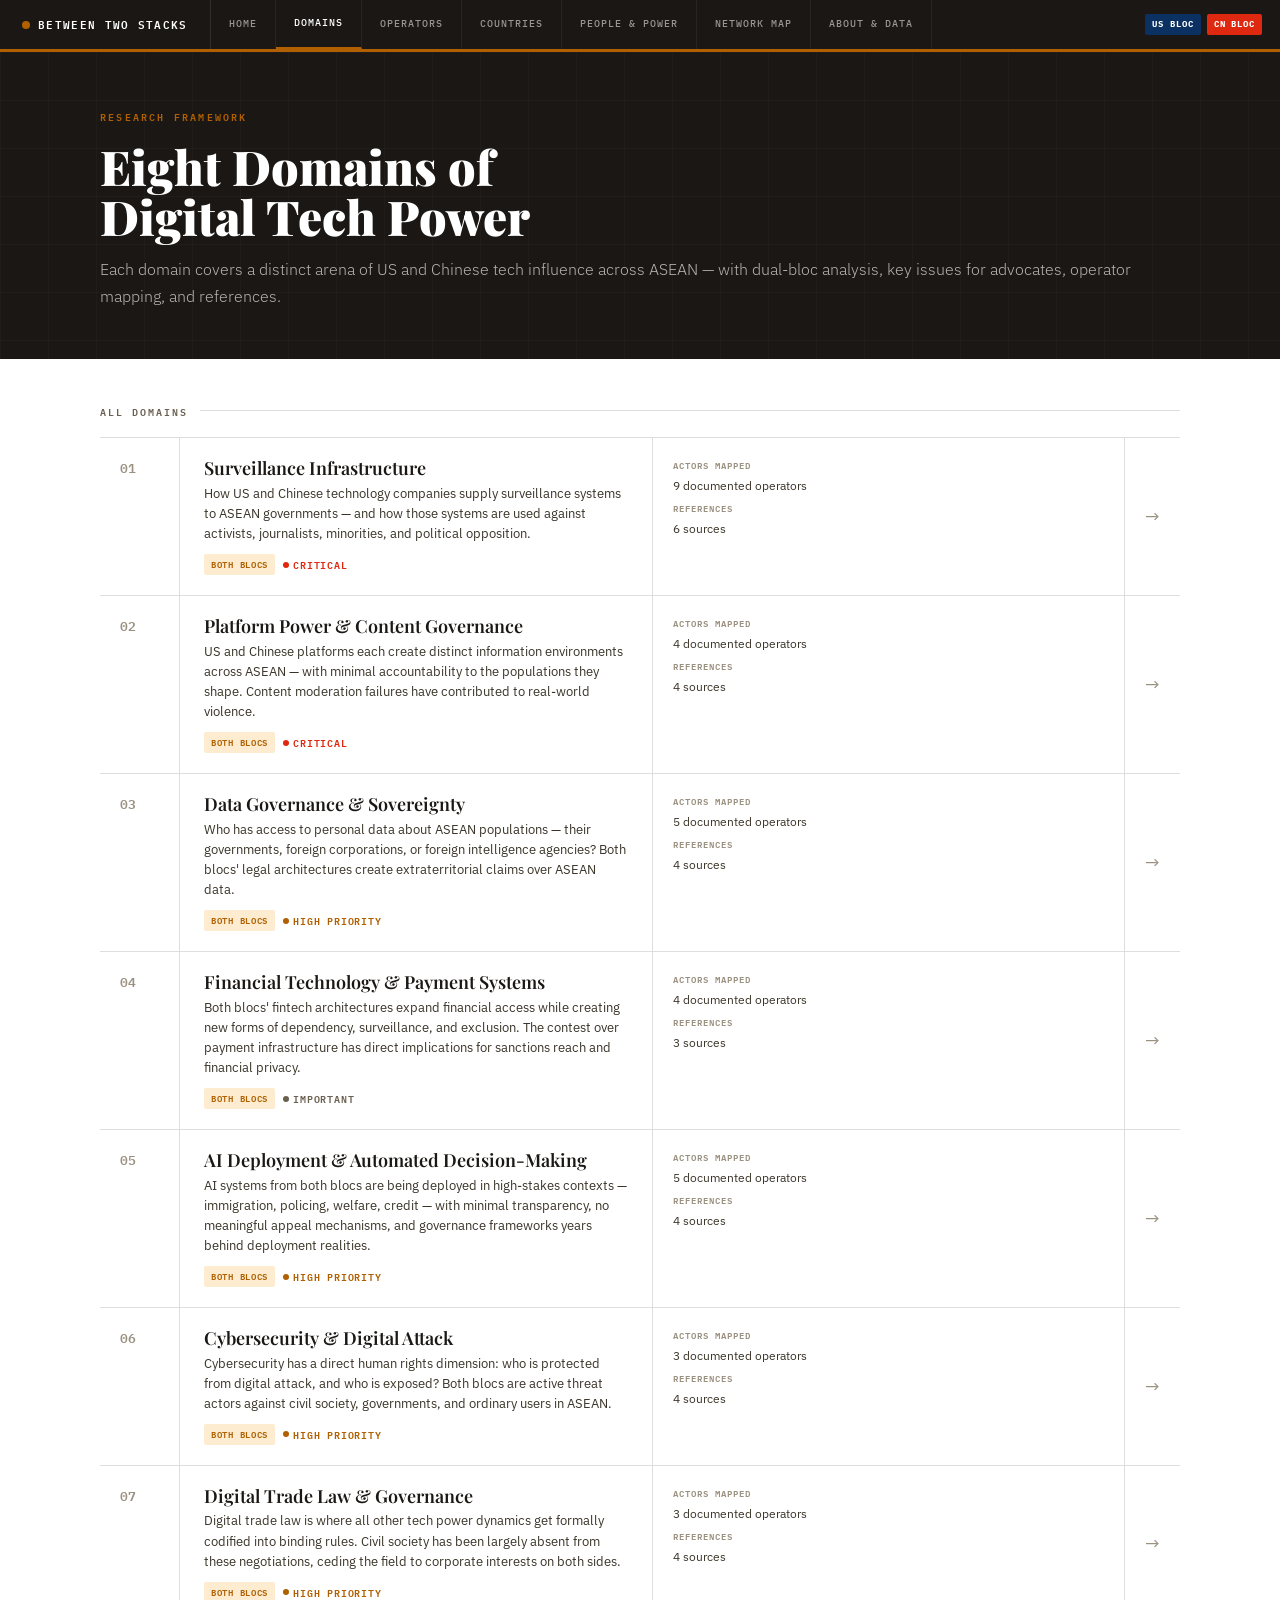
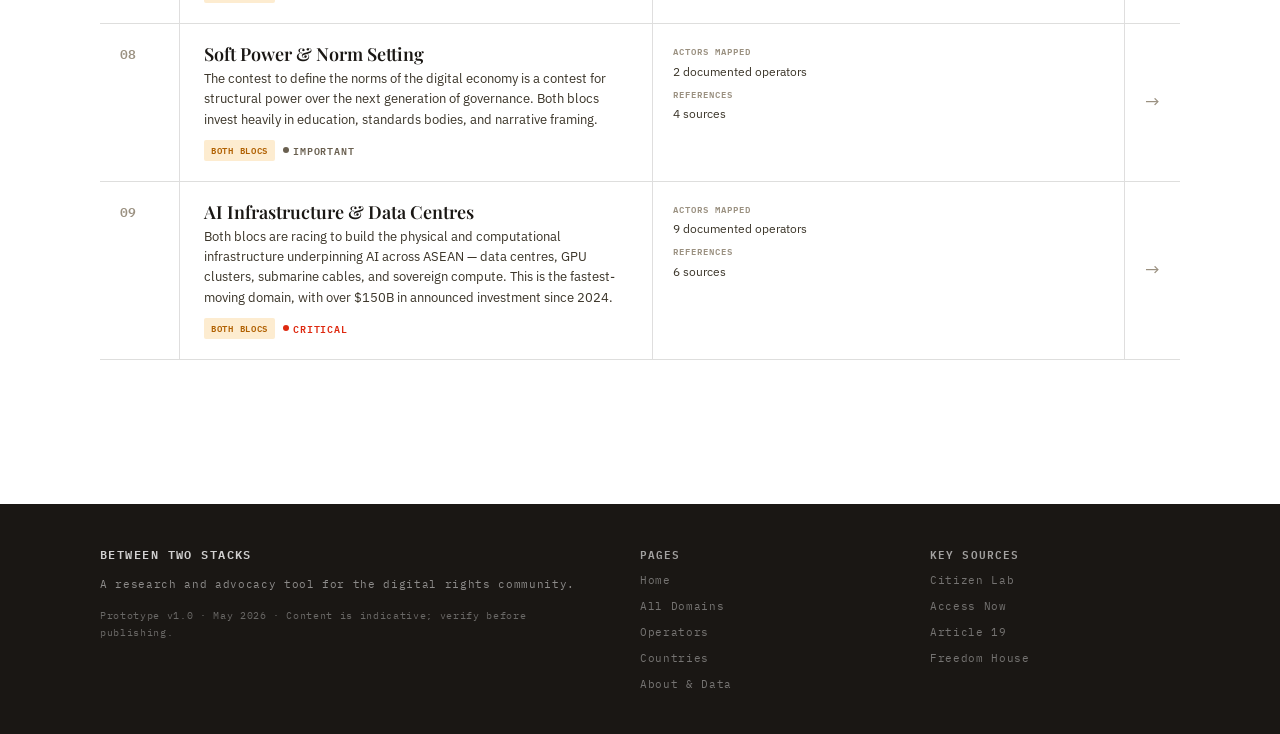
<file: domains.html>
<!DOCTYPE html>
<html lang="en">
<head>
<meta charset="UTF-8">
<meta name="viewport" content="width=device-width, initial-scale=1.0">
<title>Categories — Between Two Stacks</title>
<link rel="stylesheet" href="style.css">
<style>
.cat-row {
  display: grid;
  grid-template-columns: 80px 1fr 1fr auto;
  gap: 0;
  border-bottom: 1px solid var(--border);
  text-decoration: none;
  color: inherit;
  transition: background 0.12s;
  align-items: stretch;
}
.cat-row:hover { background: var(--bg2); text-decoration: none; }
.cat-row:first-child { border-top: 1px solid var(--border); }

.cat-row-num {
  font-family: var(--mono);
  font-size: 13px;
  font-weight: 600;
  color: var(--ink4);
  padding: 20px 20px;
  display: flex;
  align-items: flex-start;
  border-right: 1px solid var(--border);
}

.cat-row-main {
  padding: 20px 24px;
  border-right: 1px solid var(--border);
}

.cat-row-title {
  font-family: var(--serif);
  font-size: 18px;
  font-weight: 600;
  color: var(--ink);
  margin-bottom: 4px;
  line-height: 1.2;
}

.cat-row-summary {
  font-size: 13px;
  color: var(--ink2);
  line-height: 1.55;
}

.cat-row-side {
  padding: 20px 20px;
  border-right: 1px solid var(--border);
  display: flex;
  flex-direction: column;
  gap: 6px;
  justify-content: flex-start;
}

.cat-row-side-label {
  font-family: var(--mono);
  font-size: 9px;
  font-weight: 600;
  letter-spacing: 0.12em;
  text-transform: uppercase;
  color: var(--ink4);
  margin-bottom: 4px;
}

.cat-row-side-text {
  font-size: 12px;
  color: var(--ink2);
  line-height: 1.5;
}

.cat-row-cta {
  padding: 20px 20px;
  display: flex;
  align-items: center;
  color: var(--ink4);
  font-size: 18px;
  transition: transform 0.15s;
}

.cat-row:hover .cat-row-cta { transform: translateX(4px); color: var(--ink); }

@media (max-width: 800px) {
  .cat-row { grid-template-columns: 50px 1fr auto; }
  .cat-row-side { display: none; }
}
</style>
</head>
<body>

<nav id="nav">
  <a class="nav-brand" href="index.html">
    <div class="nav-brand-dot"></div>
    Between Two Stacks
  </a>
      <div class="nav-links">
    <a class="nav-link" href="index.html">Home</a>
    <a class="nav-link  active" href="domains.html">Domains</a>
    <a class="nav-link" href="operators.html">Operators</a>
    <a class="nav-link" href="countries.html">Countries</a>
    <a class="nav-link" href="people.html">People &amp; Power</a>
    <a class="nav-link" href="map.html">Network Map</a>
    <a class="nav-link" href="about.html">About &amp; Data</a>
  </div>
  <div class="nav-pills">
    <span class="nav-pill us">US Bloc</span>
    <span class="nav-pill cn">CN Bloc</span>
  </div>
</nav>

<div class="page-hero">
  <div class="container">
    <div class="hero-eyebrow">Research Framework</div>
    <h1 class="hero-title" style="font-size:clamp(28px,4vw,48px);">Eight Domains of<br>Digital Tech Power</h1>
    <p class="hero-sub" style="font-size:16px;margin-top:14px;">Each domain covers a distinct arena of US and Chinese tech influence across ASEAN — with dual-bloc analysis, key issues for advocates, operator mapping, and references.</p>
  </div>
</div>

<main>
  <div class="container">
    <div class="section-label mt-0">All Domains</div>
    <div id="cat-list"></div>
    <div style="padding-bottom:64px;"></div>
  </div>
</main>

<footer id="footer">
  <div class="footer-inner">
    <div>
      <div class="footer-brand">Between Two Stacks</div>
      <div>A research and advocacy tool for the digital rights community.</div>
      <div class="footer-note">Prototype v1.0 · May 2026 · Content is indicative; verify before publishing.</div>
    </div>
    <div>
      <div class="footer-col-title">Pages</div>
      <div class="footer-links">
        <a class="footer-link" href="index.html">Home</a>
        <a class="footer-link" href="domains.html">All Domains</a>
        <a class="footer-link" href="operators.html">Operators</a>
        <a class="footer-link" href="countries.html">Countries</a>
        <a class="footer-link" href="about.html">About & Data</a>
      </div>
    </div>
    <div>
      <div class="footer-col-title">Key Sources</div>
      <div class="footer-links">
        <a class="footer-link" href="https://citizenlab.ca" target="_blank">Citizen Lab</a>
        <a class="footer-link" href="https://www.accessnow.org" target="_blank">Access Now</a>
        <a class="footer-link" href="https://www.article19.org" target="_blank">Article 19</a>
        <a class="footer-link" href="https://freedomhouse.org" target="_blank">Freedom House</a>
      </div>
    </div>
  </div>
</footer>

<script src="data.js"></script>
<script>
const tagLabels = { us: 'US Bloc', cn: 'CN Bloc', both: 'Both Blocs' };
const urgLabels = { critical: 'Critical', high: 'High Priority', medium: 'Important' };
const urgClasses = { critical: 'urgency-critical', high: 'urgency-high', medium: 'urgency-medium' };

const list = document.getElementById('cat-list');

DOMAINS.forEach(cat => {
  const tags = cat.tags.map(t => `<span class="tag tag-${t}">${tagLabels[t]}</span>`).join(' ');
  const urgClass = urgClasses[cat.urgency] || '';
  const urgLabel = urgLabels[cat.urgency] || '';
  const actorCount = cat.operators ? cat.operators.length : 0;

  list.innerHTML += `
    <a class="cat-row" href="domain.html?id=${cat.id}">
      <div class="cat-row-num">${cat.num}</div>
      <div class="cat-row-main">
        <div class="cat-row-title">${cat.title}</div>
        <div class="cat-row-summary">${cat.summary}</div>
        <div style="margin-top:10px;display:flex;gap:8px;flex-wrap:wrap;align-items:center;">
          ${tags}
          <span class="cat-urgency ${urgClass}" style="font-family:var(--mono);font-size:10px;font-weight:600;letter-spacing:.08em;text-transform:uppercase;display:flex;align-items:center;gap:4px;">
            <span style="width:6px;height:6px;border-radius:50%;background:currentColor;display:inline-block;"></span>
            ${urgLabel}
          </span>
        </div>
      </div>
      <div class="cat-row-side">
        <div>
          <div class="cat-row-side-label">Actors mapped</div>
          <div class="cat-row-side-text">${actorCount} documented operators</div>
        </div>
        <div>
          <div class="cat-row-side-label">References</div>
          <div class="cat-row-side-text">${cat.references.length} sources</div>
        </div>
      </div>
      <div class="cat-row-cta">→</div>
    </a>
  `;
});
</script>
</body>
</html>
</file>
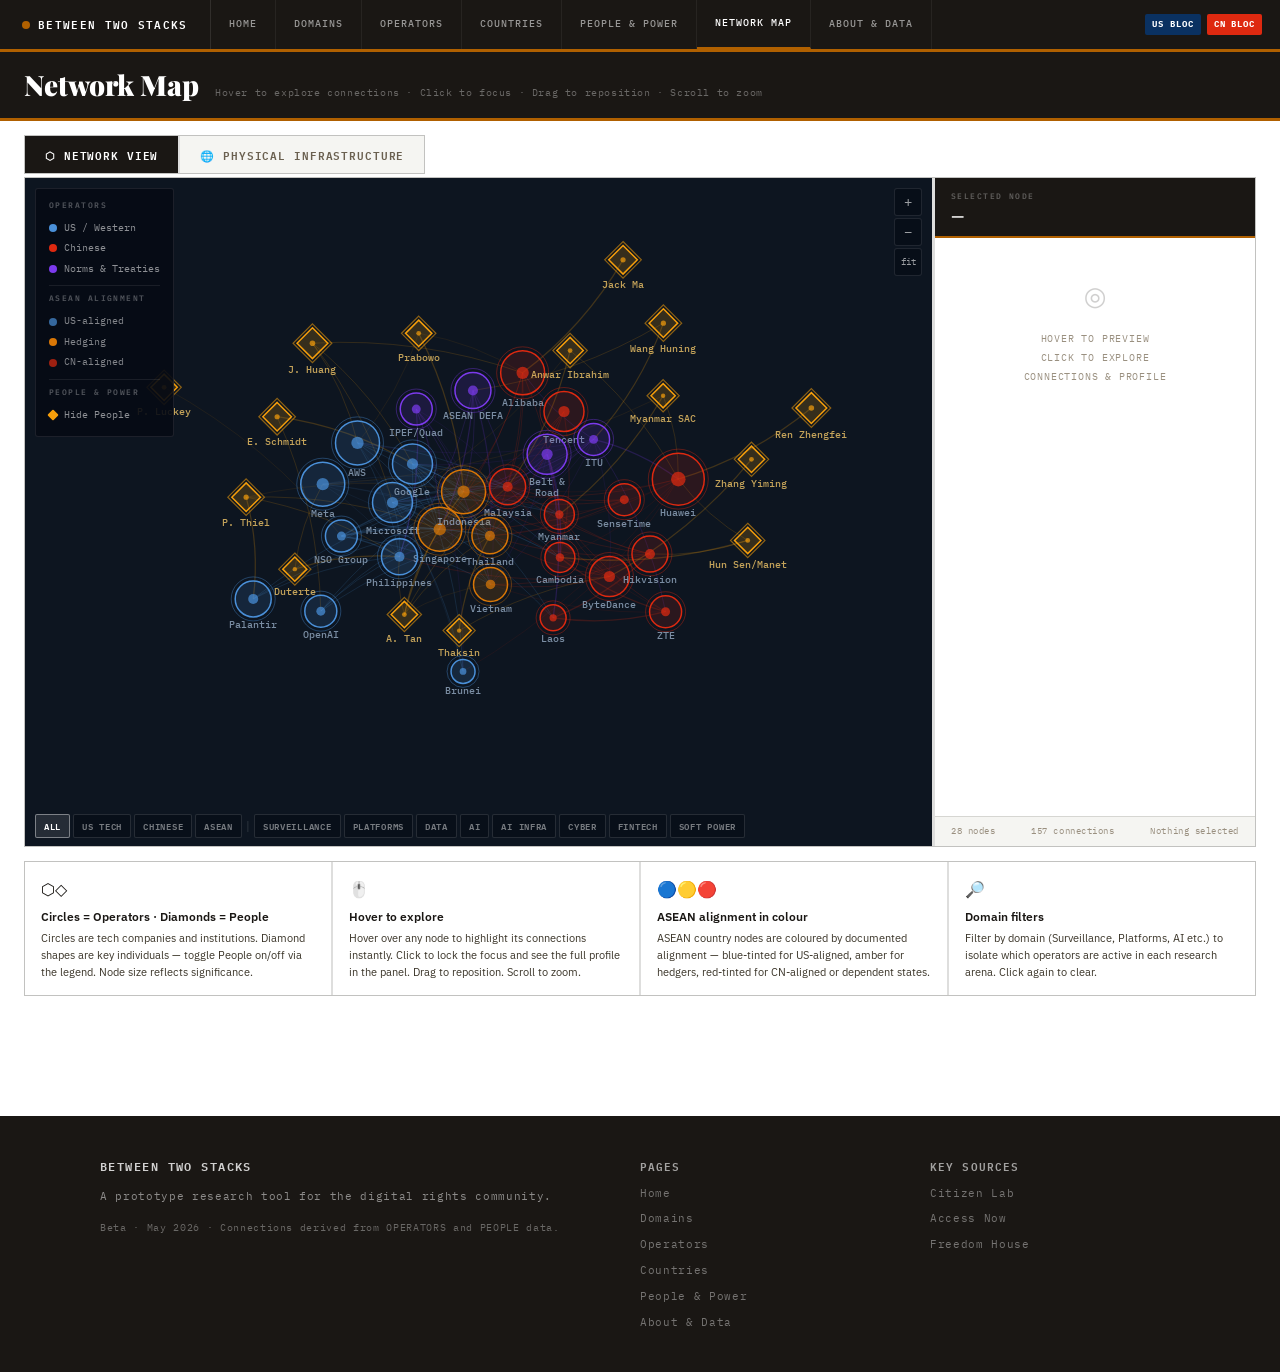
<file: map.html>
<!DOCTYPE html>
<html lang="en">
<head>
<meta charset="UTF-8">
<meta name="viewport" content="width=device-width, initial-scale=1.0">
<title>Network Map — Between Two Stacks</title>
<link rel="stylesheet" href="style.css">
<style>
.map-outer { padding: 0 24px 0; display: flex; flex-direction: column; }

/* View tabs */
.view-tabs {
  display: flex;
  gap: 2px;
  background: var(--border);
  border: 1px solid var(--border);
  margin: 14px 0 0;
  align-self: flex-start;
}
.view-tab {
  font-family: var(--mono);
  font-size: 11px;
  font-weight: 600;
  letter-spacing: .08em;
  text-transform: uppercase;
  padding: 9px 20px;
  cursor: pointer;
  border: none;
  background: var(--bg2);
  color: var(--ink3);
  transition: all .15s;
}
.view-tab.active { background: var(--ink); color: #fff; }
.view-tab:hover:not(.active) { background: var(--bg3); }

/* Workspace */
.map-workspace {
  display: grid;
  grid-template-columns: 1fr 320px;
  gap: 3px;
  background: var(--border);
  border: 1px solid var(--border);
  height: calc(100vh - 230px);
  min-height: 500px;
  margin: 3px 0 0;
}

/* ── NETWORK VIEW ────────────────────────── */
#map-left {
  position: relative;
  background: #0D1520;
  overflow: hidden;
  cursor: grab;
  display: block;
}
#map-left.grabbing { cursor: grabbing; }
#map-canvas { display: block; width: 100%; height: 100%; }

/* ── INFRA VIEW ──────────────────────────── */
#infra-left {
  position: relative;
  background: #0D1822;
  overflow: hidden;
  display: none;
}
#infra-canvas { display: block; width: 100%; height: 100%; }

/* Controls */
.map-controls {
  position: absolute; top: 10px; right: 10px;
  display: flex; flex-direction: column; gap: 2px; z-index: 10;
}
.map-btn {
  width: 28px; height: 28px; border-radius: 3px;
  border: 1px solid rgba(255,255,255,0.1);
  background: rgba(8,14,24,0.85); color: rgba(255,255,255,0.6);
  cursor: pointer; font-size: 14px;
  display: flex; align-items: center; justify-content: center;
  font-family: var(--mono); transition: all .15s;
}
.map-btn:hover { color:#fff; border-color:rgba(255,255,255,.3); }

/* Legend */
#map-legend {
  position: absolute; top: 10px; left: 10px;
  background: rgba(6,11,20,0.9); border: 1px solid rgba(255,255,255,0.09);
  border-radius: 3px; padding: 10px 13px; z-index: 10;
}
.ml-title {
  font-family: var(--mono); font-size: 8px; font-weight: 600;
  letter-spacing: .18em; text-transform: uppercase;
  color: rgba(255,255,255,0.3); margin-bottom: 6px;
}
.ml-item {
  display: flex; align-items: center; gap: 7px; padding: 2px 0;
  font-family: var(--mono); font-size: 10px; color: rgba(255,255,255,0.55);
  cursor: pointer;
}
.ml-item:hover { color:#fff; }
.ml-item.dimmed { opacity:.25; }
.ml-dot { width:8px; height:8px; border-radius:50%; flex-shrink:0; }
.ml-diamond {
  width:8px; height:8px; flex-shrink:0;
  transform: rotate(45deg); border-radius:1px;
}
.ml-sep { border-top:1px solid rgba(255,255,255,0.08); margin: 6px 0; }

/* Filter row */
.map-filter-row {
  position: absolute; bottom: 8px; left: 10px; right: 10px;
  display: flex; gap: 3px; flex-wrap: wrap; z-index: 10;
}
.mf-btn {
  font-family: var(--mono); font-size: 9px; font-weight: 600;
  letter-spacing: .08em; text-transform: uppercase;
  padding: 3px 8px; border-radius: 2px;
  border: 1px solid rgba(255,255,255,0.12);
  background: rgba(8,14,24,0.8); color: rgba(255,255,255,0.45);
  cursor: pointer; transition: all .15s;
}
.mf-btn:hover { color: rgba(255,255,255,0.8); }
.mf-btn.active { color:#fff; border-color:rgba(255,255,255,.4); background:rgba(255,255,255,0.1); }
.mf-sep { color:rgba(255,255,255,0.15); font-size:12px; align-self:center; margin:0 1px; }

/* ── INFO PANEL RIGHT ────────────────────── */
#map-right {
  background: #fff; display: flex; flex-direction: column; overflow: hidden;
}
.ir-header {
  background: var(--ink); padding: 12px 16px; flex-shrink: 0;
  border-bottom: 2px solid var(--amber);
}
.ir-header-label {
  font-family: var(--mono); font-size: 8px; font-weight: 600;
  letter-spacing: .18em; text-transform: uppercase;
  color: rgba(255,255,255,0.3); margin-bottom: 3px;
}
.ir-header-name {
  font-family: var(--serif); font-size: 15px; font-weight: 700;
  color: #fff; line-height: 1.2;
}
#ir-body { flex:1; overflow-y:auto; }
.ir-empty {
  padding: 36px 20px; text-align: center;
}
.ir-empty-icon { font-size:26px; opacity:.2; margin-bottom:12px; }
.ir-empty-text {
  font-family: var(--mono); font-size: 10px; letter-spacing:.08em;
  color: var(--ink4); line-height:1.9; text-transform:uppercase;
}
.ir-node { padding: 0; }
.ir-group-bar {
  padding: 7px 16px; font-family: var(--mono);
  font-size: 9px; font-weight: 700; letter-spacing:.14em; text-transform:uppercase;
}
.ir-desc {
  padding: 10px 16px; font-size: 13px; line-height:1.65;
  color: var(--ink2); border-bottom: 1px solid var(--border);
}
.ir-align { padding: 7px 16px; border-bottom: 1px solid var(--border); }
.align-pill {
  display: inline-block; font-family: var(--mono); font-size: 9px;
  font-weight: 700; letter-spacing:.1em; text-transform:uppercase;
  padding: 2px 7px; border-radius: 2px;
}
.ir-threat { padding: 10px 16px; border-bottom: 1px solid var(--border); }
.ir-threat-label {
  font-family: var(--mono); font-size: 8px; font-weight: 700;
  letter-spacing:.14em; text-transform:uppercase; color: var(--cn); margin-bottom:5px;
}
.ir-threat-text {
  font-size: 12px; line-height:1.62; color: var(--ink2);
  padding: 8px 10px; background: var(--cn-bg); border-left: 3px solid var(--cn);
}
.ir-conns-section { padding: 8px 16px; }
.ir-conns-label {
  font-family: var(--mono); font-size: 8px; font-weight: 700;
  letter-spacing:.14em; text-transform:uppercase; color: var(--ink4); margin-bottom:5px;
}
.ir-conn-list { display:flex; flex-direction:column; gap:2px; }
.ir-conn-item {
  display:flex; align-items:center; gap:8px; padding:6px 8px;
  background: var(--bg2); text-decoration:none; color:inherit;
  border-left: 3px solid transparent; transition: background .12s; font-size:12px;
}
.ir-conn-item:hover { background: var(--bg3); text-decoration:none; }
.ir-conn-name { font-weight:600; color:var(--ink); flex:1; }
.ir-conn-meta { font-family:var(--mono); font-size:9px; color:var(--ink4); }
.ir-conn-arrow { font-size:10px; opacity:.5; flex-shrink:0; }
.ir-profile-link {
  display:block; margin:10px 16px; padding:8px 12px; text-align:center;
  font-family:var(--mono); font-size:10px; font-weight:600; letter-spacing:.1em;
  text-transform:uppercase; border:1px solid var(--border); color:var(--ink3);
  text-decoration:none; transition:all .15s;
}
.ir-profile-link:hover { background:var(--bg2); color:var(--ink); text-decoration:none; }
.ir-footer {
  padding: 7px 16px; background:var(--bg2); border-top:1px solid var(--border);
  font-family:var(--mono); font-size:9px; color:var(--ink4); letter-spacing:.06em;
  flex-shrink:0; display:flex; justify-content:space-between; flex-wrap:wrap; gap:3px;
}

/* ── EXPLAINER ───────────────────────────── */
.map-explainer {
  display: grid; grid-template-columns: repeat(4,1fr);
  gap: 2px; background: var(--border); border: 1px solid var(--border);
  margin: 14px 0 40px;
}
.exp-item { background:var(--bg); padding:14px 16px; }
.exp-icon { font-size:16px; margin-bottom:5px; }
.exp-title { font-weight:600; font-size:12px; margin-bottom:3px; }
.exp-desc { font-size:11px; color:var(--ink2); line-height:1.55; }

@media(max-width:900px){
  .map-workspace{grid-template-columns:1fr;grid-template-rows:420px auto;height:auto;}
  #map-right{max-height:380px;}
  .map-explainer{grid-template-columns:1fr 1fr;}
}
</style>
</head>
<body>

<nav id="nav">
  <a class="nav-brand" href="index.html"><div class="nav-brand-dot"></div>Between Two Stacks</a>
  <div class="nav-links">
    <a class="nav-link" href="index.html">Home</a>
    <a class="nav-link" href="domains.html">Domains</a>
    <a class="nav-link" href="operators.html">Operators</a>
    <a class="nav-link" href="countries.html">Countries</a>
    <a class="nav-link" href="people.html">People &amp; Power</a>
    <a class="nav-link active" href="map.html">Network Map</a>
    <a class="nav-link" href="about.html">About &amp; Data</a>
  </div>
  <div class="nav-pills">
    <span class="nav-pill us">US Bloc</span>
    <span class="nav-pill cn">CN Bloc</span>
  </div>
</nav>

<div style="background:var(--ink);color:#fff;padding:18px 24px 16px;border-bottom:3px solid var(--amber);">
  <div style="display:flex;align-items:baseline;gap:16px;flex-wrap:wrap;max-width:1400px;margin:0 auto;">
    <h1 style="font-family:var(--serif);font-size:clamp(20px,2.5vw,28px);font-weight:900;">Network Map</h1>
    <span style="font-family:var(--mono);font-size:10px;color:rgba(255,255,255,0.35);letter-spacing:.06em;">Hover to explore connections · Click to focus · Drag to reposition · Scroll to zoom</span>
  </div>
</div>

<div class="map-outer">

  <!-- View switcher tabs -->
  <div class="view-tabs">
    <button class="view-tab active" onclick="switchView('network',this)">⬡ Network View</button>
    <button class="view-tab" onclick="switchView('infra',this)">🌐 Physical Infrastructure</button>
  </div>

  <div class="map-workspace">

    <!-- NETWORK CANVAS -->
    <div id="map-left">
      <canvas id="map-canvas"></canvas>

      <div id="map-legend">
        <div class="ml-title">Operators</div>
        <div class="ml-item" data-group="us" onclick="toggleGroup('us',this)">
          <div class="ml-dot" style="background:#4A90D9"></div>US / Western
        </div>
        <div class="ml-item" data-group="cn" onclick="toggleGroup('cn',this)">
          <div class="ml-dot" style="background:#DE2910"></div>Chinese
        </div>
        <div class="ml-item" data-group="norms" onclick="toggleGroup('norms',this)">
          <div class="ml-dot" style="background:#7C3AED"></div>Norms &amp; Treaties
        </div>
        <div class="ml-sep"></div>
        <div class="ml-title">ASEAN Alignment</div>
        <div style="display:flex;align-items:center;gap:7px;padding:2px 0;font-family:var(--mono);font-size:10px;color:rgba(255,255,255,0.5);">
          <div class="ml-dot" style="background:#4A90D9;opacity:.7;"></div>US-aligned
        </div>
        <div style="display:flex;align-items:center;gap:7px;padding:2px 0;font-family:var(--mono);font-size:10px;color:rgba(255,255,255,0.5);">
          <div class="ml-dot" style="background:#D97706;"></div>Hedging
        </div>
        <div style="display:flex;align-items:center;gap:7px;padding:2px 0;font-family:var(--mono);font-size:10px;color:rgba(255,255,255,0.5);">
          <div class="ml-dot" style="background:#DE2910;opacity:.7;"></div>CN-aligned
        </div>
        <div class="ml-sep"></div>
        <div class="ml-title">People &amp; Power</div>
        <div class="ml-item" id="people-toggle" onclick="togglePeople(this)" style="cursor:pointer;opacity:1.0;">
          <div class="ml-diamond" style="background:#F59E0B;"></div>
          <span id="people-toggle-label">Hide People</span>
        </div>
      </div>

      <div class="map-controls">
        <button class="map-btn" onclick="zoom(1.25)">+</button>
        <button class="map-btn" onclick="zoom(0.8)">−</button>
        <button class="map-btn" onclick="resetView()" style="font-size:9px;">fit</button>
      </div>

      <div class="map-filter-row">
        <button class="mf-btn active" data-f="all" onclick="setEdgeFilter('all',this)">All</button>
        <button class="mf-btn" data-f="us" onclick="setEdgeFilter('us',this)">US tech</button>
        <button class="mf-btn" data-f="cn" onclick="setEdgeFilter('cn',this)">Chinese</button>
        <button class="mf-btn" data-f="asean" onclick="setEdgeFilter('asean',this)">ASEAN</button>
        <span class="mf-sep">|</span>
        <button class="mf-btn" data-d="surveillance" onclick="setDomainFilter('surveillance',this)">Surveillance</button>
        <button class="mf-btn" data-d="platforms" onclick="setDomainFilter('platforms',this)">Platforms</button>
        <button class="mf-btn" data-d="data" onclick="setDomainFilter('data',this)">Data</button>
        <button class="mf-btn" data-d="ai" onclick="setDomainFilter('ai',this)">AI</button>
        <button class="mf-btn" data-d="ai-infra" onclick="setDomainFilter('ai-infra',this)">AI Infra</button>
        <button class="mf-btn" data-d="cybersecurity" onclick="setDomainFilter('cybersecurity',this)">Cyber</button>
        <button class="mf-btn" data-d="fintech" onclick="setDomainFilter('fintech',this)">Fintech</button>
        <button class="mf-btn" data-d="softpower" onclick="setDomainFilter('softpower',this)">Soft Power</button>
      </div>
    </div>

    <!-- INFRA CANVAS -->
    <div id="infra-left">
      <canvas id="infra-canvas"></canvas>
    </div>

    <!-- INFO PANEL -->
    <div id="map-right">
      <div class="ir-header">
        <div class="ir-header-label">Selected node</div>
        <div class="ir-header-name" id="ir-name">—</div>
      </div>
      <div id="ir-body">
        <div class="ir-empty">
          <div class="ir-empty-icon">◎</div>
          <div class="ir-empty-text">Hover to preview<br>Click to explore<br>connections &amp; profile</div>
        </div>
      </div>
      <div class="ir-footer">
        <span id="stat-nodes">— nodes</span>
        <span id="stat-edges">— connections</span>
        <span id="stat-selected">Nothing selected</span>
      </div>
    </div>

  </div><!-- end workspace -->

  <!-- EXPLAINER -->
  <div class="map-explainer">
    <div class="exp-item">
      <div class="exp-icon">⬡◇</div>
      <div class="exp-title">Circles = Operators · Diamonds = People</div>
      <div class="exp-desc">Circles are tech companies and institutions. Diamond shapes are key individuals — toggle People on/off via the legend. Node size reflects significance.</div>
    </div>
    <div class="exp-item">
      <div class="exp-icon">🖱️</div>
      <div class="exp-title">Hover to explore</div>
      <div class="exp-desc">Hover over any node to highlight its connections instantly. Click to lock the focus and see the full profile in the panel. Drag to reposition. Scroll to zoom.</div>
    </div>
    <div class="exp-item">
      <div class="exp-icon">🔵🟡🔴</div>
      <div class="exp-title">ASEAN alignment in colour</div>
      <div class="exp-desc">ASEAN country nodes are coloured by documented alignment — blue-tinted for US-aligned, amber for hedgers, red-tinted for CN-aligned or dependent states.</div>
    </div>
    <div class="exp-item">
      <div class="exp-icon">🔎</div>
      <div class="exp-title">Domain filters</div>
      <div class="exp-desc">Filter by domain (Surveillance, Platforms, AI etc.) to isolate which operators are active in each research arena. Click again to clear.</div>
    </div>
  </div>

</div><!-- map-outer -->

<footer id="footer">
  <div class="footer-inner">
    <div>
      <div class="footer-brand">Between Two Stacks</div>
      <div>A prototype research tool for the digital rights community.</div>
      <div class="footer-note">Beta · May 2026 · Connections derived from OPERATORS and PEOPLE data.</div>
    </div>
    <div>
      <div class="footer-col-title">Pages</div>
      <div class="footer-links">
        <a class="footer-link" href="index.html">Home</a>
        <a class="footer-link" href="domains.html">Domains</a>
        <a class="footer-link" href="operators.html">Operators</a>
        <a class="footer-link" href="countries.html">Countries</a>
        <a class="footer-link" href="people.html">People &amp; Power</a>
        <a class="footer-link" href="about.html">About &amp; Data</a>
      </div>
    </div>
    <div>
      <div class="footer-col-title">Key Sources</div>
      <div class="footer-links">
        <a class="footer-link" href="https://citizenlab.ca" target="_blank">Citizen Lab</a>
        <a class="footer-link" href="https://www.accessnow.org" target="_blank">Access Now</a>
        <a class="footer-link" href="https://freedomhouse.org" target="_blank">Freedom House</a>
      </div>
    </div>
  </div>
</footer>

<script src="data.js"></script>
<script>
// ── DOMAIN NODE MAPPING ───────────────────────────────────
const DOMAIN_NODES = {
  "surveillance": ["hikvision_n","huawei","nso","palantir","sensetime_n"],
  "platforms":    ["bytedance","google","meta","tencent"],
  "data":         ["alibaba","aws","google","huawei","microsoft"],
  "fintech":      ["alibaba","microsoft","tencent"],
  "ai":           ["alibaba","google","huawei","openai_n","sensetime_n"],
  "cybersecurity":["nso","zte_n"],
  "trade":        ["defa_n","itu_n"],
  "softpower":    ["defa_n","itu_n"],
  "ai-infra":     ["alibaba","aws","google","huawei","microsoft","openai_n"],
};

// ── COLOURS ───────────────────────────────────────────────
const COLORS = {
  us:         {node:'#4A90D9', fill:'rgba(74,144,217,0.14)',  label:'US / Western Tech'},
  cn:         {node:'#DE2910', fill:'rgba(222,41,16,0.14)',   label:'Chinese Tech'},
  asean:      {node:'#D97706', fill:'rgba(217,119,6,0.14)',   label:'ASEAN Nations'},
  norms:      {node:'#7C3AED', fill:'rgba(124,58,237,0.14)',  label:'Norms & Treaties'},
  'people-us':{node:'#F59E0B', fill:'rgba(245,158,11,0.18)',  label:'People — US Bloc'},
  'people-cn':{node:'#F59E0B', fill:'rgba(245,158,11,0.18)',  label:'People — CN Bloc'},
  'people-both':{node:'#F59E0B',fill:'rgba(245,158,11,0.18)',label:'People — Both'},
};

const PEOPLE_GROUPS = new Set(['people-us','people-cn','people-both']);
const STRENGTH = {3:'Strong',2:'Moderate',1:'Documented'};
const LEAN_STYLE = {us:{bg:'#D6E8FF',fg:'#0A3161'},cn:{bg:'#FFD6D2',fg:'#DE2910'},hedge:{bg:'#FEF3C7',fg:'#D97706'}};

// ── CANVAS SETUP ─────────────────────────────────────────
const mapLeft   = document.getElementById('map-left');
const canvas    = document.getElementById('map-canvas');
const ctx       = canvas.getContext('2d');

function resize() {
  canvas.width  = mapLeft.clientWidth  || 600;
  canvas.height = mapLeft.clientHeight || 500;
}
resize();
new ResizeObserver(()=>{ resize(); draw(); }).observe(mapLeft);

// ── NODES ─────────────────────────────────────────────────
// Start with people nodes hidden
let showPeople = true;

const allNodes = MAP_NODES.map((n,i)=>{
  const a=(i/MAP_NODES.length)*Math.PI*2;
  const d=Math.min(canvas.width,canvas.height)*0.3;
  return{...n, x:canvas.width/2+Math.cos(a)*d, y:canvas.height/2+Math.sin(a)*d, vx:0,vy:0,pinned:false};
});

const allEdges = MAP_EDGES;
const nodeById={};
allNodes.forEach(n=>nodeById[n.id]=n);

function getActiveNodes(){ return allNodes.filter(n=>showPeople||!PEOPLE_GROUPS.has(n.group)); }
function getActiveEdges(){
  const activeIds=new Set(getActiveNodes().map(n=>n.id));
  return allEdges.filter(e=>activeIds.has(e.s)&&activeIds.has(e.t));
}

// ── PHYSICS ───────────────────────────────────────────────
const zones={
  us:         ()=>({x:canvas.width*.16, y:canvas.height*.5}),
  cn:         ()=>({x:canvas.width*.84, y:canvas.height*.5}),
  asean:      ()=>({x:canvas.width*.5,  y:canvas.height*.72}),
  norms:      ()=>({x:canvas.width*.5,  y:canvas.height*.14}),
  'people-us':()=>({x:canvas.width*.2,  y:canvas.height*.3}),
  'people-cn':()=>({x:canvas.width*.8,  y:canvas.height*.3}),
  'people-both':()=>({x:canvas.width*.5,y:canvas.height*.45}),
};

function tick(damp){
  damp=damp||0.72;
  const activeNodes=getActiveNodes();
  const activeEdges=getActiveEdges();

  for(let i=0;i<activeNodes.length;i++){
    for(let j=i+1;j<activeNodes.length;j++){
      const a=activeNodes[i],b=activeNodes[j];
      const dx=a.x-b.x,dy=a.y-b.y;
      const d=Math.sqrt(dx*dx+dy*dy)||1;
      const minD=(a.size+b.size)*2.2+40;
      if(d<minD*2.5){
        const f=8000/(d*d),fx=f*dx/d,fy=f*dy/d;
        if(!a.pinned){a.vx+=fx;a.vy+=fy;}
        if(!b.pinned){b.vx-=fx;b.vy-=fy;}
      }
    }
  }
  activeEdges.forEach(e=>{
    const a=nodeById[e.s],b=nodeById[e.t];
    if(!a||!b) return;
    const dx=b.x-a.x,dy=b.y-a.y,d=Math.sqrt(dx*dx+dy*dy)||1;
    const rest=120-e.w*14;
    const f=(d-rest)*0.04*(e.w/3),fx=f*dx/d,fy=f*dy/d;
    if(!a.pinned){a.vx+=fx;a.vy+=fy;}
    if(!b.pinned){b.vx-=fx;b.vy-=fy;}
  });
  activeNodes.forEach(n=>{
    if(n.pinned){n.vx=0;n.vy=0;return;}
    const z=(zones[n.group]||zones.asean)();
    n.vx+=(z.x-n.x)*0.016; n.vy+=(z.y-n.y)*0.016;
    n.vx*=damp; n.vy*=damp; n.x+=n.vx; n.y+=n.vy;
    const p=n.size+8;
    n.x=Math.max(p,Math.min(canvas.width-p,n.x));
    n.y=Math.max(p,Math.min(canvas.height-p,n.y));
  });
}
for(let i=0;i<500;i++) tick(0.85);

// ── VIEW STATE ────────────────────────────────────────────
let camX=0,camY=0,camScale=1;
let hiddenGroups=new Set(),edgeFilter='all',domainFilter=null;
let selectedNode=null,hoveredNode=null,lockedNode=null;

function toScreen(wx,wy){return{x:wx*camScale+camX,y:wy*camScale+camY};}
function toWorld(sx,sy){return{x:(sx-camX)/camScale,y:(sy-camY)/camScale};}

function resetView(){
  const ns=getActiveNodes();
  if(!ns.length) return;
  const xs=ns.map(n=>n.x),ys=ns.map(n=>n.y);
  const x0=Math.min(...xs)-50,x1=Math.max(...xs)+50;
  const y0=Math.min(...ys)-50,y1=Math.max(...ys)+50;
  camScale=Math.min(canvas.width/(x1-x0),canvas.height/(y1-y0),1.4);
  camX=canvas.width/2-((x0+x1)/2)*camScale;
  camY=canvas.height/2-((y0+y1)/2)*camScale;
  draw();
}
function zoom(f){
  const cx=canvas.width/2,cy=canvas.height/2;
  camX=cx-(cx-camX)*f; camY=cy-(cy-camY)*f;
  camScale=Math.max(0.2,Math.min(5,camScale*f)); draw();
}

// ── DRAW ─────────────────────────────────────────────────
function draw(){
  ctx.clearRect(0,0,canvas.width,canvas.height);
  ctx.fillStyle='#0D1520'; ctx.fillRect(0,0,canvas.width,canvas.height);

  const activeNodes=getActiveNodes();
  const activeEdges=getActiveEdges();

  // Focus node = hovered (preview) or locked (clicked)
  const focusNode=lockedNode||hoveredNode;

  // Which nodes are connected to focus?
  const connectedIds=focusNode
    ? new Set(activeEdges.filter(e=>e.s===focusNode.id||e.t===focusNode.id)
        .map(e=>e.s===focusNode.id?e.t:e.s))
    : null;

  // Edges
  activeEdges.forEach(e=>{
    const a=nodeById[e.s],b=nodeById[e.t];
    if(!a||!b) return;
    if(hiddenGroups.has(a.group)||hiddenGroups.has(b.group)) return;
    if(edgeFilter!=='all'&&a.group!==edgeFilter&&b.group!==edgeFilter&&
       !PEOPLE_GROUPS.has(a.group)&&!PEOPLE_GROUPS.has(b.group)) return;
    if(domainFilter&&!DOMAIN_NODES[domainFilter]?.includes(a.id)&&
       !DOMAIN_NODES[domainFilter]?.includes(b.id)) return;

    const isActive=focusNode&&(focusNode.id===a.id||focusNode.id===b.id);
    const isDim=focusNode&&!isActive;
    const as=toScreen(a.x,a.y),bs=toScreen(b.x,b.y);
    const col=COLORS[a.group]?.node||'#888';
    const op=isDim?0.02:isActive?0.75:0.07+e.w*0.05;
    const lw=isDim?0.3:isActive?1.4+e.w*0.4:0.35+e.w*0.3;
    const qx=(as.x+bs.x)/2+(bs.y-as.y)*0.1;
    const qy=(as.y+bs.y)/2-(bs.x-as.x)*0.1;
    ctx.save();
    ctx.globalAlpha=op; ctx.strokeStyle=col;
    ctx.lineWidth=lw*camScale;
    ctx.beginPath(); ctx.moveTo(as.x,as.y);
    ctx.quadraticCurveTo(qx,qy,bs.x,bs.y); ctx.stroke();
    ctx.restore();
  });

  // Nodes
  activeNodes.forEach(n=>{
    if(hiddenGroups.has(n.group)) return;
    const s=toScreen(n.x,n.y);
    const r=n.size*camScale;
    const isPerson=PEOPLE_GROUPS.has(n.group);

    // Alignment colour for ASEAN nodes
    let nodeStroke=COLORS[n.group]?.node||'#888';
    if(n.group==='asean'&&typeof COUNTRIES!=='undefined'){
      const co=COUNTRIES.find(c=>c.id+'_n'===n.id);
      if(co){
        if(co.lean==='us') nodeStroke='#4A90D9';
        else if(co.lean==='cn') nodeStroke='#DE2910';
        else nodeStroke='#D97706';
      }
    }

    const isFocus=focusNode?.id===n.id;
    const isConn=connectedIds?.has(n.id);
    const inDomain=!domainFilter||(DOMAIN_NODES[domainFilter]?.includes(n.id));

    let isDim=false;
    if(focusNode&&!isFocus&&!isConn) isDim=true;
    if(!focusNode&&domainFilter&&!inDomain) isDim=true;

    ctx.save();
    ctx.globalAlpha=isDim?0.08:1;

    // Glow for focus
    if(isFocus){
      const g=ctx.createRadialGradient(s.x,s.y,0,s.x,s.y,r*3.5);
      g.addColorStop(0,nodeStroke+'44'); g.addColorStop(1,nodeStroke+'00');
      ctx.fillStyle=g; ctx.beginPath(); ctx.arc(s.x,s.y,r*3.5,0,Math.PI*2); ctx.fill();
    }

    if(isPerson){
      // Diamond shape
      const d=r*1.1;
      ctx.strokeStyle=nodeStroke;
      ctx.lineWidth=(isFocus?2.5:1.2)*camScale;
      ctx.globalAlpha=isDim?0.05:isFocus?1:0.55;
      ctx.beginPath();
      ctx.moveTo(s.x,s.y-d-4*camScale); ctx.lineTo(s.x+d+4*camScale,s.y);
      ctx.lineTo(s.x,s.y+d+4*camScale); ctx.lineTo(s.x-d-4*camScale,s.y);
      ctx.closePath(); ctx.stroke();

      ctx.globalAlpha=isDim?0.07:1;
      ctx.fillStyle=COLORS[n.group]?.fill||'rgba(245,158,11,0.15)';
      ctx.strokeStyle=nodeStroke;
      ctx.lineWidth=(isFocus?2.5:1.5)*camScale;
      ctx.beginPath();
      ctx.moveTo(s.x,s.y-d); ctx.lineTo(s.x+d,s.y);
      ctx.lineTo(s.x,s.y+d); ctx.lineTo(s.x-d,s.y);
      ctx.closePath(); ctx.fill(); ctx.stroke();

      // Inner dot
      ctx.fillStyle=nodeStroke; ctx.globalAlpha=isDim?0.07:0.7;
      ctx.beginPath(); ctx.arc(s.x,s.y,r*.2,0,Math.PI*2); ctx.fill();

    } else {
      // Circle shape
      ctx.strokeStyle=nodeStroke;
      ctx.lineWidth=(isFocus?2.5:1)*camScale;
      ctx.globalAlpha=isDim?0.05:isFocus?1:0.38;
      ctx.beginPath(); ctx.arc(s.x,s.y,r+4*camScale,0,Math.PI*2); ctx.stroke();

      ctx.globalAlpha=isDim?0.07:1;
      let nodeFill=COLORS[n.group]?.fill||'rgba(100,100,100,.12)';
      if(n.group==='asean'){
        if(nodeStroke==='#4A90D9') nodeFill='rgba(74,144,217,0.16)';
        else if(nodeStroke==='#DE2910') nodeFill='rgba(222,41,16,0.16)';
        else nodeFill='rgba(217,119,6,0.16)';
      }
      ctx.fillStyle=nodeFill; ctx.strokeStyle=nodeStroke;
      ctx.lineWidth=(isFocus?2.5:1.5)*camScale;
      ctx.beginPath(); ctx.arc(s.x,s.y,r,0,Math.PI*2); ctx.fill(); ctx.stroke();

      ctx.fillStyle=nodeStroke; ctx.globalAlpha=isDim?0.07:0.72;
      ctx.beginPath(); ctx.arc(s.x,s.y,r*.28,0,Math.PI*2); ctx.fill();
    }

    // Label
    const fs=Math.max(7,Math.min(11,9.5*camScale));
    ctx.globalAlpha=isDim?0.07:isFocus?1:0.78;
    ctx.fillStyle=isFocus?nodeStroke:(isPerson?'#F8CC6A':'#9ab0c8');
    ctx.font=`${isFocus?'600':'500'} ${fs}px 'IBM Plex Mono',monospace`;
    ctx.textAlign='center';
    const lh=fs+1.5;
    const words=n.label.split(' ');
    const yOff=isPerson?r*1.35+lh:r+lh;
    if(words.length>2||n.label.length>13){
      const mid=Math.ceil(words.length/2);
      ctx.fillText(words.slice(0,mid).join(' '),s.x,s.y+yOff);
      ctx.fillText(words.slice(mid).join(' '),s.x,s.y+yOff+lh);
    } else {
      ctx.fillText(n.label,s.x,s.y+yOff);
    }
    ctx.restore();
  });
}

// ── ANIMATION ─────────────────────────────────────────────
let simOn=true,simN=0;
(function loop(){
  if(simOn&&simN<600){tick();simN++;}
  draw();
  requestAnimationFrame(loop);
})();

// Stats
document.getElementById('stat-nodes').textContent=allNodes.filter(n=>!PEOPLE_GROUPS.has(n.group)).length+' nodes';
document.getElementById('stat-edges').textContent=allEdges.length+' connections';

// ── INPUT ─────────────────────────────────────────────────
function getNodeAt(sx,sy){
  const w=toWorld(sx,sy);
  return getActiveNodes().find(n=>{
    if(hiddenGroups.has(n.group)) return false;
    const dx=n.x-w.x,dy=n.y-w.y;
    return Math.sqrt(dx*dx+dy*dy)<n.size+10;
  });
}

let panning=false,panSX=0,panSY=0,panCX=0,panCY=0,drag=null;

canvas.addEventListener('mousemove',e=>{
  const rect=canvas.getBoundingClientRect();
  if(drag){
    const w=toWorld(e.clientX-rect.left,e.clientY-rect.top);
    drag.x=w.x+drag._ox; drag.y=w.y+drag._oy; return;
  }
  if(panning){camX=panCX+(e.clientX-panSX);camY=panCY+(e.clientY-panSY);return;}
  const n=getNodeAt(e.clientX-rect.left,e.clientY-rect.top);
  if(n!==hoveredNode){
    hoveredNode=n;
    if(!lockedNode&&n) previewNode(n);
    else if(!lockedNode&&!n) clearInfo();
    canvas.style.cursor=n?'pointer':'grab';
  }
});

canvas.addEventListener('mousedown',e=>{
  const n=getNodeAt(e.offsetX,e.offsetY);
  if(n){
    drag=n; n.pinned=true; n.vx=0; n.vy=0; simOn=true; simN=0;
    const w=toWorld(e.offsetX,e.offsetY);
    drag._ox=n.x-w.x; drag._oy=n.y-w.y;
  } else {
    panning=true; panSX=e.clientX; panSY=e.clientY; panCX=camX; panCY=camY;
    mapLeft.classList.add('grabbing');
  }
});

window.addEventListener('mouseup',e=>{
  if(drag) drag=null;
  panning=false; mapLeft.classList.remove('grabbing');
});

canvas.addEventListener('click',e=>{
  const n=getNodeAt(e.offsetX,e.offsetY);
  if(n){
    if(lockedNode===n){ lockedNode=null; clearInfo(); selectedNode=null; }
    else { lockedNode=n; selectedNode=n; showInfo(n); }
  } else {
    lockedNode=null; selectedNode=null;
    if(hoveredNode) previewNode(hoveredNode);
    else clearInfo();
  }
});

canvas.addEventListener('mouseleave',()=>{ if(!lockedNode){ hoveredNode=null; clearInfo(); }});
canvas.addEventListener('dblclick',e=>{ const n=getNodeAt(e.offsetX,e.offsetY); if(n){n.pinned=false;simOn=true;simN=0;} });
canvas.addEventListener('wheel',e=>{
  e.preventDefault();
  const f=e.deltaY<0?1.1:0.91;
  camX=e.offsetX-(e.offsetX-camX)*f; camY=e.offsetY-(e.offsetY-camY)*f;
  camScale=Math.max(0.2,Math.min(5,camScale*f));
},{passive:false});

// Touch
let t0=null,t0c=null,lp=null;
canvas.addEventListener('touchstart',e=>{
  if(e.touches.length===1){
    const t=e.touches[0],r=canvas.getBoundingClientRect();
    const n=getNodeAt(t.clientX-r.left,t.clientY-r.top);
    if(n){drag=n;n.pinned=true;n.vx=0;n.vy=0;}
    else{t0={x:t.clientX,y:t.clientY};t0c={x:camX,y:camY};}
  }
  if(e.touches.length===2){
    const dx=e.touches[0].clientX-e.touches[1].clientX;
    const dy=e.touches[0].clientY-e.touches[1].clientY;
    lp=Math.sqrt(dx*dx+dy*dy);
  }
},{passive:true});
canvas.addEventListener('touchmove',e=>{
  e.preventDefault();
  const r=canvas.getBoundingClientRect();
  if(e.touches.length===1){
    const t=e.touches[0];
    if(drag){const w=toWorld(t.clientX-r.left,t.clientY-r.top);drag.x=w.x;drag.y=w.y;}
    else if(t0){camX=t0c.x+(t.clientX-t0.x);camY=t0c.y+(t.clientY-t0.y);}
  }
  if(e.touches.length===2&&lp){
    const dx=e.touches[0].clientX-e.touches[1].clientX;
    const dy=e.touches[0].clientY-e.touches[1].clientY;
    const d=Math.sqrt(dx*dx+dy*dy);
    camScale=Math.max(0.2,Math.min(5,camScale*(d/lp)));lp=d;
  }
},{passive:false});
canvas.addEventListener('touchend',()=>{
  const n=hoveredNode;
  if(n&&!drag){lockedNode=n;showInfo(n);}
  drag=null;t0=null;lp=null;
});

// ── INFO PANEL ────────────────────────────────────────────
function previewNode(n){
  document.getElementById('ir-name').textContent=n.label;
  document.getElementById('ir-name').style.color=COLORS[n.group]?.node||'#fff';
  document.getElementById('stat-selected').textContent='Hover: '+n.label;
  const conns=allEdges.filter(e=>e.s===n.id||e.t===n.id);
  document.getElementById('ir-body').innerHTML=`<div style="padding:14px 16px;">
    <div style="font-size:13px;color:var(--ink2);line-height:1.65;margin-bottom:10px;">${n.desc||''}</div>
    <div style="font-family:var(--mono);font-size:9px;color:var(--ink4);letter-spacing:.1em;text-transform:uppercase;">${conns.length} connection${conns.length!==1?'s':''} · Click to explore</div>
  </div>`;
}

function showInfo(n){
  const col=COLORS[n.group]?.node||'#888';
  document.getElementById('ir-name').textContent=n.label;
  document.getElementById('ir-name').style.color=col;
  document.getElementById('stat-selected').textContent=n.label+' · locked';

  const connEdges=allEdges.filter(e=>e.s===n.id||e.t===n.id);
  const connIds=connEdges.map(e=>e.s===n.id?e.t:e.s);

  // Match OPERATORS, COUNTRIES, PEOPLE
  const isPerson=PEOPLE_GROUPS.has(n.group);
  let op=null,country=null,person=null;

  if(isPerson&&typeof PEOPLE!=='undefined'){
    person=PEOPLE.find(p=>p.id===n.personId);
  } else if(typeof OPERATORS!=='undefined'){
    op=OPERATORS.find(o=>o.id===n.id||n.id.replace('_n','')===o.id||
      (o.name&&n.label&&o.name.toLowerCase().startsWith(n.label.toLowerCase().split(' ')[0])));
  }
  if(!isPerson&&typeof COUNTRIES!=='undefined'){
    country=COUNTRIES.find(c=>c.id+'_n'===n.id);
  }

  let html='<div class="ir-node">';
  const groupLabel=COLORS[n.group]?.label||n.group;
  html+=`<div class="ir-group-bar" style="background:${col}18;color:${col};">${groupLabel}</div>`;

  // Description
  const desc=person?person.summary:(op?op.desc:(country?country.desc.split('\n')[0]:n.desc));
  html+=`<div class="ir-desc">${desc}</div>`;

  // Country alignment
  if(country){
    const ls=LEAN_STYLE[country.lean]||{bg:'#eee',fg:'#333'};
    html+=`<div class="ir-align"><span class="align-pill" style="background:${ls.bg};color:${ls.fg};">${country.leanLabel}</span></div>`;
  }

  // Person analysis snippet
  if(person&&person.analysis){
    html+=`<div class="ir-threat">
      <div class="ir-threat-label">Analysis</div>
      <div class="ir-threat-text">${person.analysis.slice(0,250)}${person.analysis.length>250?'…':''}</div>
    </div>`;
  }

  // Operator threat
  if(op&&op.threat){
    html+=`<div class="ir-threat">
      <div class="ir-threat-label">⚠ Threat mechanism</div>
      <div class="ir-threat-text">${op.threat.slice(0,250)}${op.threat.length>250?'…':''}</div>
    </div>`;
  }

  // Connections
  if(connIds.length>0){
    html+=`<div class="ir-conns-section">
      <div class="ir-conns-label">Connections (${connIds.length})</div>
      <div class="ir-conn-list">`;
    connIds.forEach(cid=>{
      const cn=nodeById[cid]; if(!cn) return;
      const ccol=COLORS[cn.group]?.node||'#888';
      const ew=connEdges.find(e=>(e.s===n.id&&e.t===cid)||(e.t===n.id&&e.s===cid));
      const strength=ew?STRENGTH[ew.w]||'':'';
      const isPers=PEOPLE_GROUPS.has(cn.group);
      const coM=typeof COUNTRIES!=='undefined'&&COUNTRIES.find(c=>c.id+'_n'===cid);
      const opM=typeof OPERATORS!=='undefined'&&OPERATORS.find(o=>o.id===cid||
        (o.name&&cn.label&&o.name.toLowerCase().startsWith(cn.label.toLowerCase().split(' ')[0])));
      const perM=typeof PEOPLE!=='undefined'&&PEOPLE.find(p=>p.id===cn.personId);
      let sub=isPers?'Person':(coM?coM.leanLabel:(cn.group==='us'?'US / Western':(cn.group==='cn'?'Chinese':'Norms')));
      let href=null;
      if(opM) href='operators.html?id='+opM.id;
      else if(coM) href='countries.html';
      else if(perM) href='people.html';
      const row=href?`<a class="ir-conn-item" href="${href}" style="border-left-color:${ccol};">`
                    :`<div class="ir-conn-item" style="border-left-color:${ccol};">`;
      const end=href?'</a>':'</div>';
      html+=row+`<div><div class="ir-conn-name">${cn.label}</div><div class="ir-conn-meta">${sub}${strength?' · '+strength:''}</div></div>${href?`<span class="ir-conn-arrow" style="color:${ccol};">→</span>`:''}`+end;
    });
    html+='</div></div>';
  }

  // Profile link
  let profileLink=null;
  if(person) profileLink='people.html';
  else if(op) profileLink='operators.html?id='+op.id;
  else if(country) profileLink='countries.html';
  if(profileLink) html+=`<a class="ir-profile-link" href="${profileLink}">View full profile →</a>`;
  html+='</div>';
  document.getElementById('ir-body').innerHTML=html;
}

function clearInfo(){
  document.getElementById('ir-name').textContent='—';
  document.getElementById('ir-name').style.color='#fff';
  document.getElementById('stat-selected').textContent='Nothing selected';
  document.getElementById('ir-body').innerHTML=`<div class="ir-empty">
    <div class="ir-empty-icon">◎</div>
    <div class="ir-empty-text">Hover to preview<br>Click to explore<br>connections &amp; profile</div>
  </div>`;
}

// ── TOGGLES ───────────────────────────────────────────────
function toggleGroup(g,el){
  hiddenGroups.has(g)?hiddenGroups.delete(g):hiddenGroups.add(g);
  el.classList.toggle('dimmed'); draw();
}

function togglePeople(el){
  showPeople=!showPeople;
  document.getElementById('people-toggle-label').textContent=showPeople?'Hide People':'Show People';
  el.style.opacity=showPeople?'1':'0.6';
  // Resettle physics
  simOn=true; simN=0;
  document.getElementById('stat-nodes').textContent=
    getActiveNodes().length+' nodes';
  draw();
}

function setEdgeFilter(f,btn){
  edgeFilter=f; domainFilter=null;
  document.querySelectorAll('[data-f]').forEach(b=>b.classList.remove('active'));
  document.querySelectorAll('[data-d]').forEach(b=>b.classList.remove('active'));
  btn.classList.add('active'); draw();
}

function setDomainFilter(domain,btn){
  if(domainFilter===domain){ domainFilter=null; btn.classList.remove('active'); clearInfo(); }
  else {
    domainFilter=domain;
    document.querySelectorAll('[data-d]').forEach(b=>b.classList.remove('active'));
    document.querySelectorAll('[data-f]').forEach(b=>b.classList.remove('active'));
    document.querySelector('[data-f="all"]').classList.add('active');
    edgeFilter='all'; btn.classList.add('active');
    showDomainInfo(domain);
  }
  draw();
}

function showDomainInfo(domainId){
  if(typeof DOMAINS==='undefined') return;
  const d=DOMAINS.find(x=>x.id===domainId); if(!d) return;
  document.getElementById('ir-name').textContent=d.title;
  document.getElementById('ir-name').style.color='#D97706';
  const nodeIds=DOMAIN_NODES[domainId]||[];
  const nodeLabels=nodeIds.map(id=>{
    const n=nodeById[id];
    return n?`<span style="font-family:monospace;font-size:11px;padding:2px 7px;border-radius:2px;background:${COLORS[n.group]?.fill||'#eee'};color:${COLORS[n.group]?.node||'#333'};">${n.label}</span>`:''
  }).filter(Boolean).join(' ');
  document.getElementById('ir-body').innerHTML=`<div class="ir-node">
    <div class="ir-group-bar" style="background:#D9770615;color:#D97706;">Domain ${d.num}</div>
    <div class="ir-desc">${d.summary}</div>
    <div style="padding:10px 16px;border-bottom:1px solid var(--border);">
      <div style="font-family:var(--mono);font-size:8px;font-weight:700;letter-spacing:.14em;text-transform:uppercase;color:var(--ink4);margin-bottom:7px;">Operators active in this domain</div>
      <div style="display:flex;flex-wrap:wrap;gap:4px;">${nodeLabels}</div>
    </div>
    <div style="padding:10px 16px 6px;">
      <div style="font-size:12px;color:var(--ink3);line-height:1.6;">Non-relevant nodes are dimmed. Click any active node for its full profile. Click the domain button again to clear.</div>
    </div>
    <a class="ir-profile-link" href="domain.html?id=${d.id}">Read full domain analysis →</a>
  </div>`;
  document.getElementById('stat-selected').textContent='Domain: '+d.shortTitle;
}

// ── VIEW SWITCHER ─────────────────────────────────────────
function switchView(view, btn){
  document.querySelectorAll('.view-tab').forEach(b=>b.classList.remove('active'));
  btn.classList.add('active');
  if(view==='network'){
    document.getElementById('map-left').style.display='block';
    document.getElementById('infra-left').style.display='none';
  } else {
    document.getElementById('map-left').style.display='none';
    document.getElementById('infra-left').style.display='block';
    drawInfra();
  }
}

// ── PHYSICAL INFRASTRUCTURE VIEW ─────────────────────────
const infraCanvas = document.getElementById('infra-canvas');
const infraCtx    = infraCanvas.getContext('2d');
let infraDrawn=false;

function resizeInfra(){
  infraCanvas.width  = document.getElementById('infra-left').clientWidth||600;
  infraCanvas.height = document.getElementById('infra-left').clientHeight||500;
}

function drawInfra(){
  resizeInfra();
  const W=infraCanvas.width, H=infraCanvas.height;
  const ctx=infraCtx;
  ctx.clearRect(0,0,W,H);
  ctx.fillStyle='#0D1822'; ctx.fillRect(0,0,W,H);

  // Scale factor — base design at 800x560
  const sx=W/800, sy=H/560;
  function p(x,y){return[x*sx,y*sy];}

  // ── SEA BACKGROUND ────────────────────────────────────
  ctx.fillStyle='rgba(20,50,90,0.35)';
  ctx.fillRect(0,0,W,H);

  // ── TITLE & LEGEND ────────────────────────────────────
  ctx.font=`600 ${12*sx}px 'IBM Plex Mono',monospace`;
  ctx.fillStyle='rgba(255,255,255,0.4)';
  ctx.fillText('PHYSICAL INFRASTRUCTURE — SOUTHEAST ASIA', 16*sx, 22*sy);

  // Legend
  const legX=16*sx, legY=40*sy, legGap=16*sy;
  const legendItems=[
    {col:'#4A90D9',shape:'line',label:'US-owned submarine cables'},
    {col:'#DE2910',shape:'line',label:'Huawei Marine Networks cables'},
    {col:'#888',shape:'line',label:'Neutral / consortium cables'},
    {col:'#4A90D9',shape:'circle',label:'US hyperscale data centre cluster'},
    {col:'#DE2910',shape:'circle',label:'CN cloud data centre cluster'},
    {col:'#F59E0B',shape:'circle',label:'Mixed / sovereign data centre'},
  ];
  legendItems.forEach((item,i)=>{
    const y=legY+i*legGap;
    if(item.shape==='line'){
      ctx.strokeStyle=item.col; ctx.lineWidth=2*sx;
      ctx.beginPath(); ctx.moveTo(legX,y); ctx.lineTo(legX+18*sx,y); ctx.stroke();
    } else {
      ctx.fillStyle=item.col+'88'; ctx.strokeStyle=item.col;
      ctx.lineWidth=1.5*sx;
      ctx.beginPath(); ctx.arc(legX+9*sx,y,4*sx,0,Math.PI*2); ctx.fill(); ctx.stroke();
    }
    ctx.fillStyle='rgba(255,255,255,0.6)';
    ctx.font=`400 ${9.5*sx}px 'IBM Plex Mono',monospace`;
    ctx.fillText(item.label, legX+24*sx, y+3*sy);
  });

  // ── COUNTRY LAND MASSES (simplified polygons) ──────────
  // Approximate outlines — stylised, not precise
  const lands=[
    // Myanmar
    {name:'Myanmar',col:'#DE2910',pts:[[310,90],[330,85],[345,100],[350,130],[340,160],[325,170],[310,155],[305,130],[308,105]],lean:'cn'},
    // Thailand
    {name:'Thailand',col:'#D97706',pts:[[330,155],[355,148],[370,160],[375,185],[360,210],[345,230],[335,215],[328,195],[330,175]],lean:'hedge'},
    // Vietnam
    {name:'Vietnam',col:'#D97706',pts:[[360,120],[385,115],[395,130],[390,165],[380,195],[365,210],[355,195],[360,175],[368,155],[362,135]],lean:'hedge'},
    // Cambodia
    {name:'Cambodia',col:'#DE2910',pts:[[345,215],[375,210],[385,225],[375,245],[350,248],[338,238],[340,222]],lean:'cn'},
    // Laos
    {name:'Laos',col:'#DE2910',pts:[[355,150],[375,145],[385,160],[380,185],[365,190],[352,178],[350,162]],lean:'cn'},
    // Malaysia Peninsula
    {name:'Malaysia',col:'#DE2910',pts:[[345,255],[370,250],[378,265],[372,285],[355,292],[342,278],[340,262]],lean:'cn'},
    // Singapore
    {name:'Singapore',col:'#D97706',pts:[[358,295],[368,293],[370,302],[360,304],[355,299]],lean:'hedge'},
    // Indonesia (Java/Sumatra simplified)
    {name:'Indonesia',col:'#D97706',pts:[[290,300],[360,308],[420,305],[460,312],[470,325],[380,335],[300,330],[270,318]],lean:'hedge'},
    // Philippines
    {name:'Philippines',col:'#4A90D9',pts:[[460,145],[485,140],[495,160],[490,185],[475,195],[460,180],[455,162]],lean:'us'},
    // Borneo/Malaysia East
    {name:'Borneo',col:'#DE2910',pts:[[390,255],[430,248],[450,265],[445,295],[420,305],[395,295],[385,272]],lean:'cn'},
    // Brunei (tiny)
    {name:'Brunei',col:'#4A90D9',pts:[[412,260],[420,258],[422,266],[414,268]],lean:'us'},
  ];

  lands.forEach(land=>{
    if(!land.pts.length) return;
    const leanFill={us:'rgba(74,144,217,0.25)',cn:'rgba(222,41,16,0.22)',hedge:'rgba(217,119,6,0.22)'};
    const leanStroke={us:'#4A90D9',cn:'#DE2910',hedge:'#D97706'};
    ctx.beginPath();
    land.pts.forEach(([x,y],i)=>{ if(i===0) ctx.moveTo(...p(x,y)); else ctx.lineTo(...p(x,y)); });
    ctx.closePath();
    ctx.fillStyle=leanFill[land.lean]||'rgba(100,100,100,0.2)';
    ctx.strokeStyle=leanStroke[land.lean]||'#888';
    ctx.lineWidth=1.5*sx;
    ctx.fill(); ctx.stroke();
    // Country label
    const cx=land.pts.reduce((s,[x])=>s+x,0)/land.pts.length;
    const cy=land.pts.reduce((s,[,y])=>s+y,0)/land.pts.length;
    ctx.fillStyle='rgba(255,255,255,0.7)';
    ctx.font=`600 ${8.5*sx}px 'IBM Plex Mono',monospace`;
    ctx.textAlign='center';
    ctx.fillText(land.name,...p(cx,cy));
  });
  ctx.textAlign='left';

  // ── SUBMARINE CABLES ──────────────────────────────────
  // [from, to, owner, colour]
  const cables=[
    // US-owned / consortium (Google, Meta, Amazon)
    {pts:[[140,280],[240,290],[355,298],[460,310],[580,330]],col:'#4A90D9',owner:'Google/Meta/Amazon (US)',w:2},
    {pts:[[140,300],[200,310],[290,320],[360,310],[460,318]],col:'#4A90D9',owner:'SEA-ME-WE consortium',w:1.5},
    {pts:[[460,315],[510,295],[560,270],[620,250]],col:'#4A90D9',owner:'Trans-Pacific US',w:2},
    // Huawei Marine Networks (CN)
    {pts:[[200,200],[290,240],[360,270],[440,285],[520,300]],col:'#DE2910',owner:'Huawei Marine Networks',w:2},
    {pts:[[350,298],[420,340],[500,360],[580,350]],col:'#DE2910',owner:'Huawei Marine / PEACE',w:1.5},
    // Neutral
    {pts:[[140,270],[230,260],[330,255],[430,260],[520,275]],col:'#666',owner:'AAG Cable (consortium)',w:1.5},
    {pts:[[460,180],[500,220],[540,260],[570,295]],col:'#666',owner:'APCN-2',w:1},
  ];

  cables.forEach(cable=>{
    ctx.save();
    ctx.strokeStyle=cable.col;
    ctx.lineWidth=cable.w*sx;
    ctx.globalAlpha=0.65;
    ctx.setLineDash([6*sx,4*sx]);
    ctx.beginPath();
    cable.pts.forEach(([x,y],i)=>{ if(i===0) ctx.moveTo(...p(x,y)); else ctx.lineTo(...p(x,y)); });
    ctx.stroke();
    ctx.restore();
  });

  // ── DATA CENTRE CLUSTERS ──────────────────────────────
  // [x, y, size, label, usSize, cnSize]
  const dcs=[
    {x:360,y:296,label:'Singapore',usGW:12,cnGW:8,note:'$14B+ investment; global hub'},
    {x:350,y:270,label:'Johor (MY)',usGW:6,cnGW:3,note:'$16B BOI approved; fastest growing'},
    {x:310,y:316,label:'Jakarta',usGW:4,cnGW:4,note:'AWS, Google, Alibaba all present'},
    {x:280,y:308,label:'Batam (ID)',usGW:3,cnGW:2,note:'AWS major investment'},
    {x:348,y:238,label:'Bangkok',usGW:3,cnGW:5,note:'ByteDance $25B; dual-bloc testbed'},
    {x:460,y:175,label:'Manila',usGW:2,cnGW:1,note:'US-aligned; growing cloud market'},
    {x:375,y:135,label:'Hanoi/HCMC',usGW:2,cnGW:2,note:'Vietnam dual-partnership reflected'},
  ];

  dcs.forEach(dc=>{
    const [x,y]=p(dc.x,dc.y);
    const total=dc.usGW+dc.cnGW;
    const r=Math.sqrt(total)*3.5*sx;

    // US portion arc
    if(dc.usGW>0){
      const usAngle=(dc.usGW/total)*Math.PI*2;
      ctx.beginPath(); ctx.moveTo(x,y);
      ctx.arc(x,y,r,-Math.PI/2,-Math.PI/2+usAngle);
      ctx.closePath();
      ctx.fillStyle='rgba(74,144,217,0.55)'; ctx.fill();
      ctx.strokeStyle='#4A90D9'; ctx.lineWidth=1.5*sx; ctx.stroke();
    }
    // CN portion arc
    if(dc.cnGW>0){
      const usAngle=(dc.usGW/total)*Math.PI*2;
      ctx.beginPath(); ctx.moveTo(x,y);
      ctx.arc(x,y,r,-Math.PI/2+usAngle,-Math.PI/2+Math.PI*2);
      ctx.closePath();
      ctx.fillStyle='rgba(222,41,16,0.5)'; ctx.fill();
      ctx.strokeStyle='#DE2910'; ctx.lineWidth=1.5*sx; ctx.stroke();
    }

    // Label
    ctx.fillStyle='rgba(255,255,255,0.9)';
    ctx.font=`700 ${9*sx}px 'IBM Plex Mono',monospace`;
    ctx.textAlign='center';
    ctx.fillText(dc.label,x,y-r-5*sy);
    ctx.font=`400 ${8*sx}px 'IBM Plex Mono',monospace`;
    ctx.fillStyle='rgba(255,255,255,0.45)';
    ctx.fillText(`US:${dc.usGW}GW CN:${dc.cnGW}GW`,x,y+r+10*sy);
  });
  ctx.textAlign='left';

  // ── CABLE LANDING STATIONS ─────────────────────────────
  const stations=[
    {x:358,y:298,col:'#4A90D9'},{x:362,y:300,col:'#DE2910'}, // Singapore
    {x:310,y:320,col:'#4A90D9'},{x:308,y:322,col:'#DE2910'}, // Jakarta
    {x:345,y:260,col:'#4A90D9'},                               // Kuala Lumpur coast
    {x:460,y:185,col:'#4A90D9'},                               // Manila
    {x:380,y:140,col:'#888'},                                  // Da Nang
  ];

  stations.forEach(st=>{
    const [x,y]=p(st.x,st.y);
    ctx.fillStyle=st.col;
    ctx.strokeStyle='rgba(255,255,255,0.6)';
    ctx.lineWidth=1*sx;
    ctx.beginPath(); ctx.arc(x,y,3*sx,0,Math.PI*2); ctx.fill(); ctx.stroke();
  });

  // ── 5G DOMINANCE INDICATOR ────────────────────────────
  const g5=[
    {country:'Cambodia',x:358,y:232,vendor:'Huawei dominant',col:'#DE2910'},
    {country:'Malaysia',x:348,y:270,vendor:'Huawei lead',col:'#DE2910'},
    {country:'Thailand',x:352,y:195,vendor:'Huawei + Ericsson',col:'#888'},
    {country:'Philippines',x:475,y:165,vendor:'Nokia/Ericsson',col:'#4A90D9'},
    {country:'Singapore',x:362,y:292,vendor:'Dual: Ericsson+Huawei',col:'#D97706'},
  ];

  ctx.font=`400 ${8*sx}px 'IBM Plex Mono',monospace`;
  g5.forEach(item=>{
    const [x,y]=p(item.x,item.y);
    ctx.fillStyle=item.col+'cc';
    ctx.fillText('5G: '+item.vendor,x,y);
  });

  // ── TITLE ANNOTATIONS ─────────────────────────────────
  ctx.font=`500 ${10*sx}px 'IBM Plex Mono',monospace`;
  ctx.fillStyle='rgba(255,255,255,0.25)';
  ctx.fillText('Pie charts = data centre capacity split (US/CN GW)', 16*sx, H-24*sy);
  ctx.fillText('Dashed lines = submarine cable routes', 16*sx, H-12*sy);

  infraDrawn=true;
}

new ResizeObserver(()=>{ if(infraDrawn) drawInfra(); }).observe(document.getElementById('infra-left'));
</script>
</file>
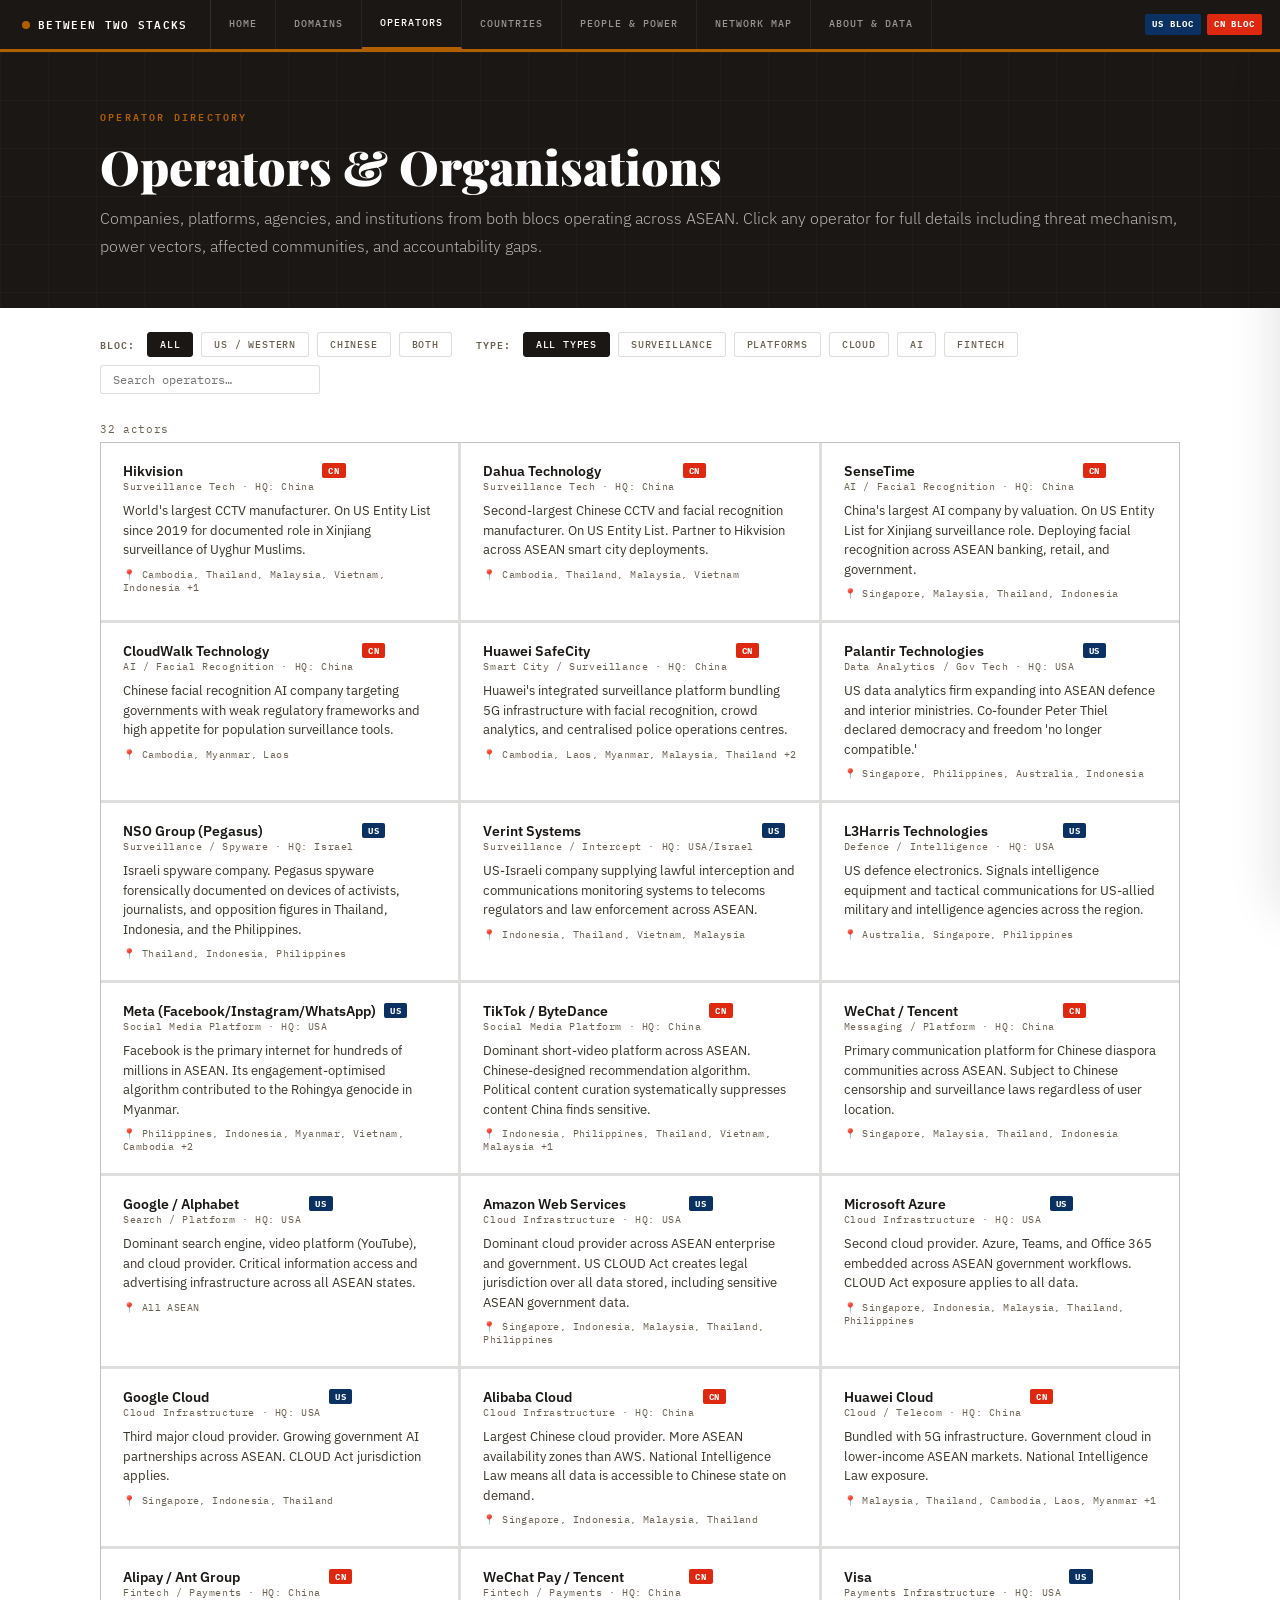
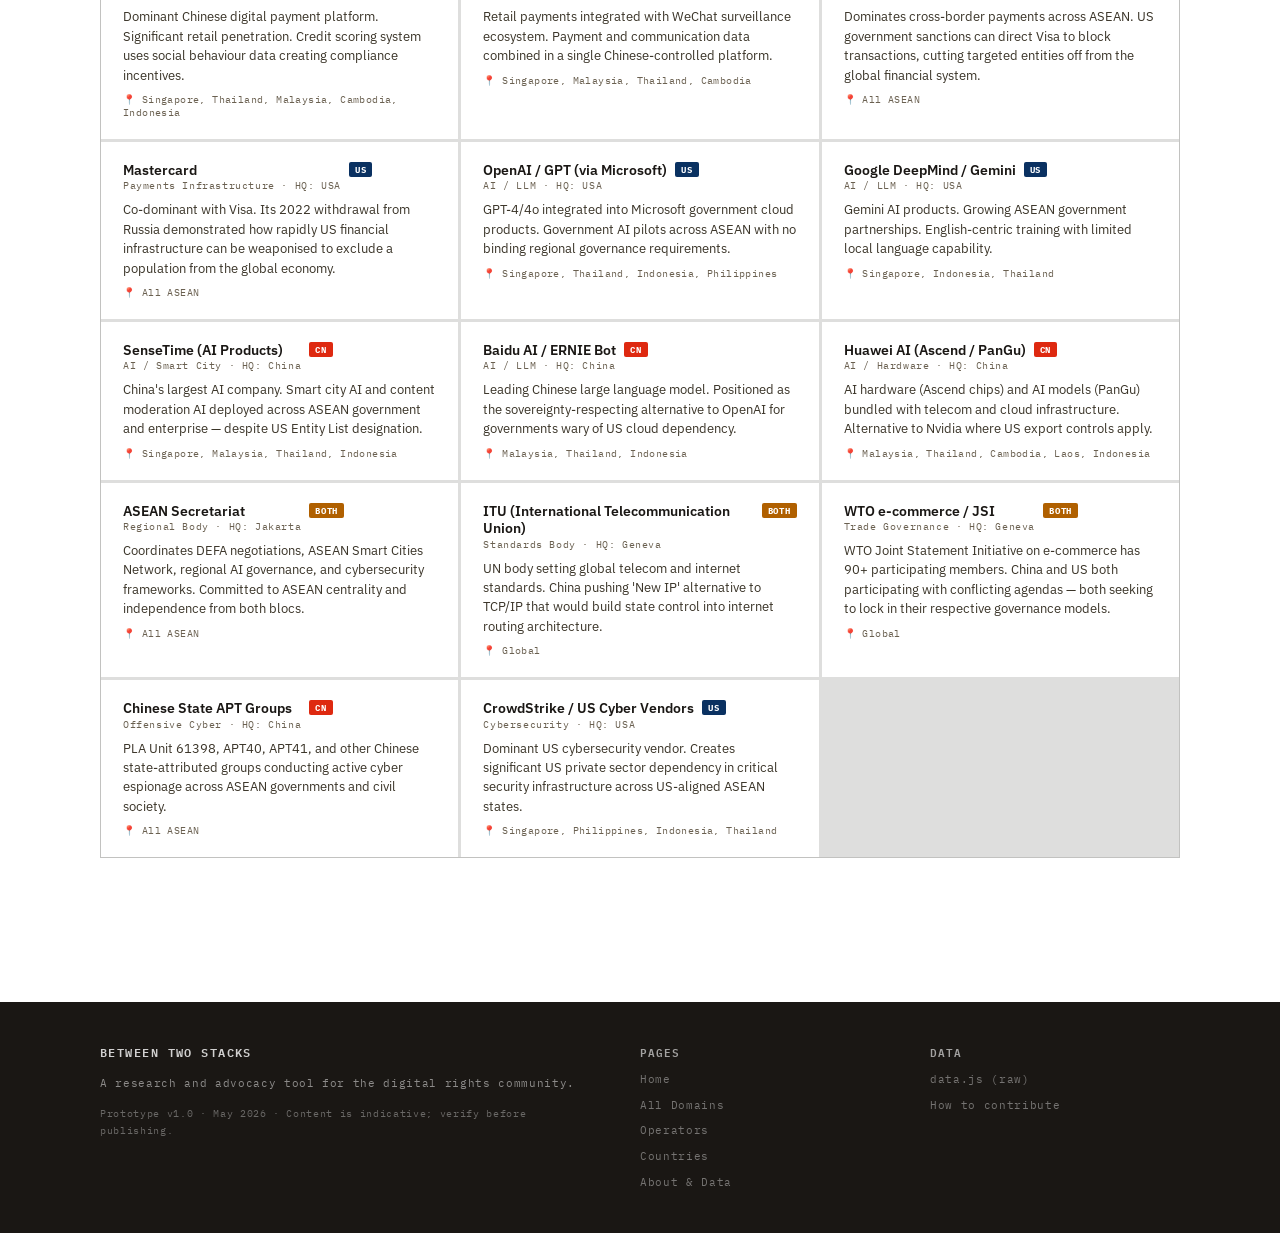
<file: operators.html>
<!DOCTYPE html>
<html lang="en">
<head>
<meta charset="UTF-8">
<meta name="viewport" content="width=device-width, initial-scale=1.0">
<title>Operators — Between Two Stacks</title>
<link rel="stylesheet" href="style.css">
<style>
.operators-grid {
  display: grid;
  grid-template-columns: repeat(auto-fill, minmax(340px, 1fr));
  gap: 3px;
  background: var(--border);
  border: 1px solid var(--border);
}

.operator-card {
  background: var(--bg);
  padding: 20px 22px;
  display: flex;
  flex-direction: column;
  gap: 8px;
  transition: background 0.12s;
  cursor: pointer;
  border: none;
  text-align: left;
  font-family: inherit;
  width: 100%;
}

.operator-card:hover { background: var(--bg2); }
.operator-card.highlighted { background: var(--amber-bg); outline: 2px solid var(--amber); }

.operator-card-top {
  display: flex;
  justify-content: space-between;
  align-items: flex-start;
  gap: 8px;
}

.actor-name {
  font-weight: 600;
  font-size: 14px;
  color: var(--ink);
  line-height: 1.25;
}

.actor-type {
  font-family: var(--mono);
  font-size: 10px;
  color: var(--ink3);
  letter-spacing: 0.06em;
}

.actor-desc {
  font-size: 12.5px;
  color: var(--ink2);
  line-height: 1.55;
}

.actor-countries {
  font-family: var(--mono);
  font-size: 10px;
  color: var(--ink3);
  letter-spacing: 0.04em;
}

.actor-ref-link {
  font-family: var(--mono);
  font-size: 10px;
  color: var(--us);
  word-break: break-all;
}

/* Detail panel */
#detail-panel {
  position: fixed;
  top: var(--nav-h);
  right: 0;
  bottom: 0;
  width: 380px;
  background: #fff;
  border-left: 2px solid var(--border);
  box-shadow: var(--shadow-lg);
  overflow-y: auto;
  transform: translateX(100%);
  transition: transform 0.25s ease;
  z-index: 100;
}

#detail-panel.open { transform: translateX(0); }

#detail-panel-inner { padding: 28px 28px 48px; }

.panel-close {
  position: absolute;
  top: 16px;
  right: 16px;
  background: var(--bg2);
  border: 1px solid var(--border);
  border-radius: 3px;
  width: 32px;
  height: 32px;
  display: flex;
  align-items: center;
  justify-content: center;
  cursor: pointer;
  font-size: 18px;
  color: var(--ink3);
  line-height: 1;
}

.panel-close:hover { background: var(--bg3); color: var(--ink); }

.panel-bloc {
  margin-bottom: 8px;
}

.panel-name {
  font-family: var(--serif);
  font-size: 22px;
  font-weight: 700;
  color: var(--ink);
  margin-bottom: 4px;
  line-height: 1.2;
  padding-right: 40px;
}

.panel-type {
  font-family: var(--mono);
  font-size: 10px;
  color: var(--ink3);
  letter-spacing: 0.08em;
  margin-bottom: 16px;
}

.panel-desc {
  font-size: 13.5px;
  line-height: 1.68;
  color: var(--ink2);
  margin-bottom: 20px;
}

.panel-field-label {
  font-family: var(--mono);
  font-size: 9px;
  font-weight: 600;
  letter-spacing: 0.14em;
  text-transform: uppercase;
  color: var(--ink4);
  margin-bottom: 6px;
  margin-top: 16px;
}

.panel-countries {
  display: flex;
  flex-wrap: wrap;
  gap: 4px;
}

.country-tag {
  font-family: var(--mono);
  font-size: 10px;
  padding: 3px 8px;
  background: var(--bg2);
  border: 1px solid var(--border);
  border-radius: 2px;
  color: var(--ink2);
}

.panel-ref {
  font-family: var(--mono);
  font-size: 11px;
  color: var(--us);
  word-break: break-all;
  display: block;
  margin-top: 4px;
}

.panel-cats {
  display: flex;
  flex-direction: column;
  gap: 4px;
}

.panel-cat-link {
  font-size: 13px;
  color: var(--us);
  text-decoration: none;
  display: flex;
  align-items: center;
  gap: 6px;
}

.panel-cat-link:hover { text-decoration: underline; }

/* Results count */
.results-bar {
  font-family: var(--mono);
  font-size: 11px;
  color: var(--ink3);
  padding: 10px 0 4px;
  letter-spacing: 0.06em;
}

@media (max-width: 700px) {
  #detail-panel { width: 100%; }
  .operators-grid { grid-template-columns: 1fr; }
}
</style>
</head>
<body>

<nav id="nav">
  <a class="nav-brand" href="index.html">
    <div class="nav-brand-dot"></div>
    Between Two Stacks
  </a>
      <div class="nav-links">
    <a class="nav-link" href="index.html">Home</a>
    <a class="nav-link" href="domains.html">Domains</a>
    <a class="nav-link  active" href="operators.html">Operators</a>
    <a class="nav-link" href="countries.html">Countries</a>
    <a class="nav-link" href="people.html">People &amp; Power</a>
    <a class="nav-link" href="map.html">Network Map</a>
    <a class="nav-link" href="about.html">About &amp; Data</a>
  </div>
  <div class="nav-pills">
    <span class="nav-pill us">US Bloc</span>
    <span class="nav-pill cn">CN Bloc</span>
  </div>
</nav>

<div class="page-hero">
  <div class="container">
    <div class="hero-eyebrow">Operator Directory</div>
    <h1 class="hero-title" style="font-size:clamp(28px,4vw,48px);">Operators &amp; Organisations</h1>
    <p class="hero-sub" style="font-size:16px;margin-top:14px;">Companies, platforms, agencies, and institutions from both blocs operating across ASEAN. Click any operator for full details including threat mechanism, power vectors, affected communities, and accountability gaps.</p>
  </div>
</div>

<main>
  <div class="container">
    <!-- Filters -->
    <div class="filter-bar" style="padding-top:24px;">
      <span class="filter-label">Bloc:</span>
      <button class="filter-btn active" data-filter="bloc" data-value="all" onclick="applyFilter(this)">All</button>
      <button class="filter-btn us" data-filter="bloc" data-value="us" onclick="applyFilter(this)">US / Western</button>
      <button class="filter-btn cn" data-filter="bloc" data-value="cn" onclick="applyFilter(this)">Chinese</button>
      <button class="filter-btn" data-filter="bloc" data-value="both" onclick="applyFilter(this)">Both</button>
      <span class="filter-label" style="margin-left:16px;">Type:</span>
      <button class="filter-btn active" data-filter="type" data-value="all" onclick="applyFilter(this)">All Types</button>
      <button class="filter-btn" data-filter="type" data-value="Surveillance" onclick="applyFilter(this)">Surveillance</button>
      <button class="filter-btn" data-filter="type" data-value="Platform" onclick="applyFilter(this)">Platforms</button>
      <button class="filter-btn" data-filter="type" data-value="Cloud" onclick="applyFilter(this)">Cloud</button>
      <button class="filter-btn" data-filter="type" data-value="AI" onclick="applyFilter(this)">AI</button>
      <button class="filter-btn" data-filter="type" data-value="Fintech" onclick="applyFilter(this)">Fintech</button>
      <input class="search-input" type="text" placeholder="Search operators…" id="search-input" oninput="applyFilters()">
    </div>

    <div class="results-bar" id="results-bar"></div>

    <div class="operators-grid" id="operators-grid"></div>
    <div style="padding-bottom:64px;"></div>
  </div>
</main>

<!-- DETAIL PANEL -->
<div id="detail-panel">
  <div id="detail-panel-inner">
    <button class="panel-close" onclick="closePanel()">×</button>
    <div id="panel-content"></div>
  </div>
</div>

<footer id="footer">
  <div class="footer-inner">
    <div>
      <div class="footer-brand">Between Two Stacks</div>
      <div>A research and advocacy tool for the digital rights community.</div>
      <div class="footer-note">Prototype v1.0 · May 2026 · Content is indicative; verify before publishing.</div>
    </div>
    <div>
      <div class="footer-col-title">Pages</div>
      <div class="footer-links">
        <a class="footer-link" href="index.html">Home</a>
        <a class="footer-link" href="domains.html">All Domains</a>
        <a class="footer-link" href="operators.html">Operators</a>
        <a class="footer-link" href="countries.html">Countries</a>
        <a class="footer-link" href="about.html">About & Data</a>
      </div>
    </div>
    <div>
      <div class="footer-col-title">Data</div>
      <div class="footer-links">
        <a class="footer-link" href="data.js" target="_blank">data.js (raw)</a>
        <a class="footer-link" href="about.html">How to contribute</a>
      </div>
    </div>
  </div>
</footer>

<script src="data.js"></script>
<script>
let activeFilters = { bloc: 'all', type: 'all' };
let selectedActor = null;

// Check URL for highlighted actor
const params = new URLSearchParams(window.location.search);
const highlightId = params.get('id');

function renderActors(actors) {
  const grid = document.getElementById('operators-grid');
  document.getElementById('results-bar').textContent = `${actors.length} actors`;

  if (actors.length === 0) {
    grid.innerHTML = `<div style="padding:32px;color:var(--ink3);font-size:13px;grid-column:1/-1;">No actors match your filters.</div>`;
    return;
  }

  grid.innerHTML = actors.map(a => `
    <button class="operator-card ${highlightId === a.id ? 'highlighted' : ''}" onclick="showActor('${a.id}')">
      <div class="operator-card-top">
        <div>
          <div class="actor-name">${a.name}</div>
          <div class="actor-type">${a.type} · HQ: ${a.hq}</div>
        </div>
        <span class="badge badge-${a.bloc}">${a.bloc === 'both' ? 'Both' : a.bloc.toUpperCase()}</span>
      </div>
      <div class="actor-desc">${a.desc}</div>
      <div class="actor-countries">📍 ${a.countries.slice(0,5).join(', ')}${a.countries.length > 5 ? ` +${a.countries.length-5}` : ''}</div>
    </button>
  `).join('');

  // Auto-open if URL specifies actor
  if (highlightId) {
    const a = OPERATORS.find(a => a.id === highlightId);
    if (a) showActor(a.id);
  }
}

function applyFilters() {
  const search = document.getElementById('search-input').value.toLowerCase();
  const filtered = OPERATORS.filter(a => {
    const blocOk = activeFilters.bloc === 'all' || a.bloc === activeFilters.bloc;
    const typeOk = activeFilters.type === 'all' || a.type.toLowerCase().includes(activeFilters.type.toLowerCase());
    const searchOk = !search ||
      a.name.toLowerCase().includes(search) ||
      a.desc.toLowerCase().includes(search) ||
      a.type.toLowerCase().includes(search) ||
      a.countries.some(c => c.toLowerCase().includes(search));
    return blocOk && typeOk && searchOk;
  });
  renderActors(filtered);
}

function applyFilter(btn) {
  const filter = btn.dataset.filter;
  const value = btn.dataset.value;
  activeFilters[filter] = value;

  // Update active state
  document.querySelectorAll(`[data-filter="${filter}"]`).forEach(b => b.classList.remove('active'));
  btn.classList.add('active');
  applyFilters();
}

function showActor(id) {
  const a = OPERATORS.find(a => a.id === id);
  if (!a) return;
  selectedActor = id;

  // Find domains this operator appears in
  const relCats = DOMAINS.filter(c => c.operators && c.operators.includes(id));

  const blocColor = a.bloc === 'us' ? 'var(--us)' : a.bloc === 'cn' ? 'var(--cn)' : 'var(--amber)';
  const blocLabel = a.bloc === 'us' ? 'US / Western Bloc' : a.bloc === 'cn' ? 'Chinese Bloc' : 'Both Blocs';

  document.getElementById('panel-content').innerHTML = `
    <div style="display:flex;align-items:center;gap:8px;margin-bottom:8px;">
      <span class="badge badge-${a.bloc}">${a.bloc === 'both' ? 'Both' : a.bloc.toUpperCase()}</span>
      <span style="font-family:var(--mono);font-size:10px;color:var(--ink3);letter-spacing:.08em;">${a.type}</span>
    </div>
    <div class="panel-name">${a.name}</div>
    <div class="panel-type">HQ: ${a.hq} &nbsp;·&nbsp; ${blocLabel}</div>
    <div class="panel-desc" style="margin-top:10px;">${a.desc}</div>

    ${a.threat ? `
      <div class="panel-section-label" style="color:var(--cn);border-color:var(--cn-bg);margin-top:14px;">Threat mechanism</div>
      <div style="font-size:13px;line-height:1.68;color:var(--ink2);padding:10px 12px;background:var(--cn-bg);border-left:3px solid var(--cn);margin-bottom:6px;border-radius:0 3px 3px 0;">${a.threat}</div>
    ` : ''}

    ${a.power ? `
      <div class="panel-section-label" style="margin-top:10px;">Power vectors</div>
      <div style="font-size:12.5px;line-height:1.62;color:var(--ink2);padding:10px 12px;background:var(--bg2);border-left:3px solid var(--border);margin-bottom:6px;">${a.power}</div>
    ` : ''}

    ${a.affectedCommunities ? `
      <div class="panel-section-label" style="margin-top:10px;">Affected communities</div>
      <div style="font-size:12.5px;line-height:1.62;color:var(--ink2);padding:10px 12px;background:#FFF8F0;border-left:3px solid var(--amber);margin-bottom:6px;">${a.affectedCommunities}</div>
    ` : ''}

    ${a.accountability ? `
      <div class="panel-section-label" style="margin-top:10px;">Accountability gaps</div>
      <div style="font-size:12.5px;line-height:1.62;color:var(--ink2);padding:10px 12px;background:var(--bg2);border-left:3px solid var(--border);margin-bottom:6px;">${a.accountability}</div>
    ` : ''}

    ${a.keyEvidence ? `
      <div class="panel-section-label" style="margin-top:10px;">Key evidence</div>
      <div style="font-size:12px;line-height:1.6;color:var(--ink3);padding:10px 12px;background:var(--bg2);border-left:3px solid var(--border);font-style:italic;margin-bottom:6px;">${a.keyEvidence}</div>
    ` : ''}

    <div class="panel-section-label" style="margin-top:10px;">ASEAN countries / regions</div>
    <div class="panel-countries">
      ${a.countries.map(c => `<span class="country-tag">${c}</span>`).join('')}
    </div>

    ${relCats.length > 0 ? `
      <div class="panel-section-label" style="margin-top:10px;">Appears in domains</div>
      <div class="panel-cats">
        ${relCats.map(c => `
          <a class="panel-cat-link" href="domain.html?id=${c.id}">
            <span style="font-family:var(--mono);font-size:10px;color:var(--ink4);">${c.num}</span>
            ${c.title}
          </a>
        `).join('')}
      </div>
    ` : ''}

    ${a.ref ? `
      <div class="panel-section-label" style="margin-top:10px;">Key reference</div>
      <a class="panel-ref" href="${a.ref}" target="_blank" rel="noopener">${a.ref}</a>
    ` : ''}
  `;

  document.getElementById('detail-panel').classList.add('open');
}

function closePanel() {
  document.getElementById('detail-panel').classList.remove('open');
  selectedActor = null;
}

// Click outside panel to close
document.addEventListener('click', e => {
  const panel = document.getElementById('detail-panel');
  if (panel.classList.contains('open') && !panel.contains(e.target) && !e.target.closest('.operator-card')) {
    closePanel();
  }
});

// Initial render
renderActors(OPERATORS);
</script>
</body>
</html>
</file>
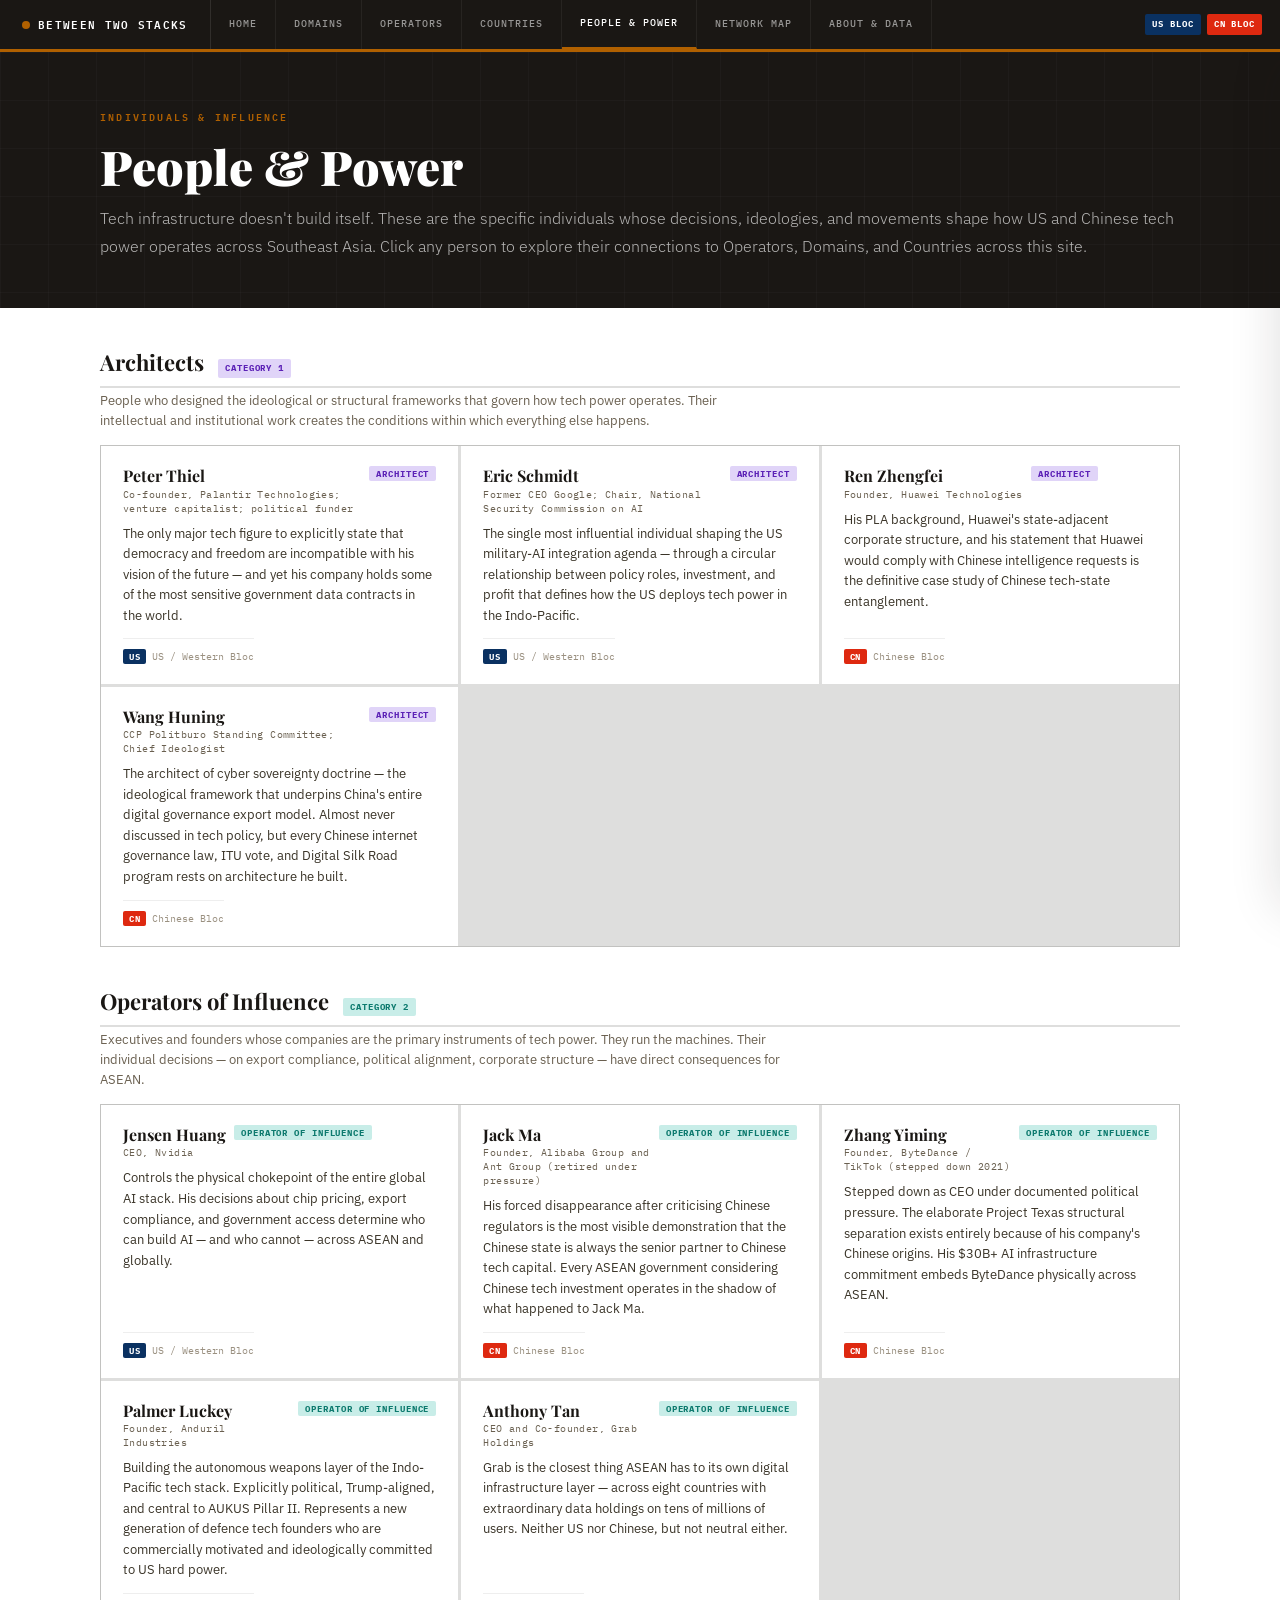
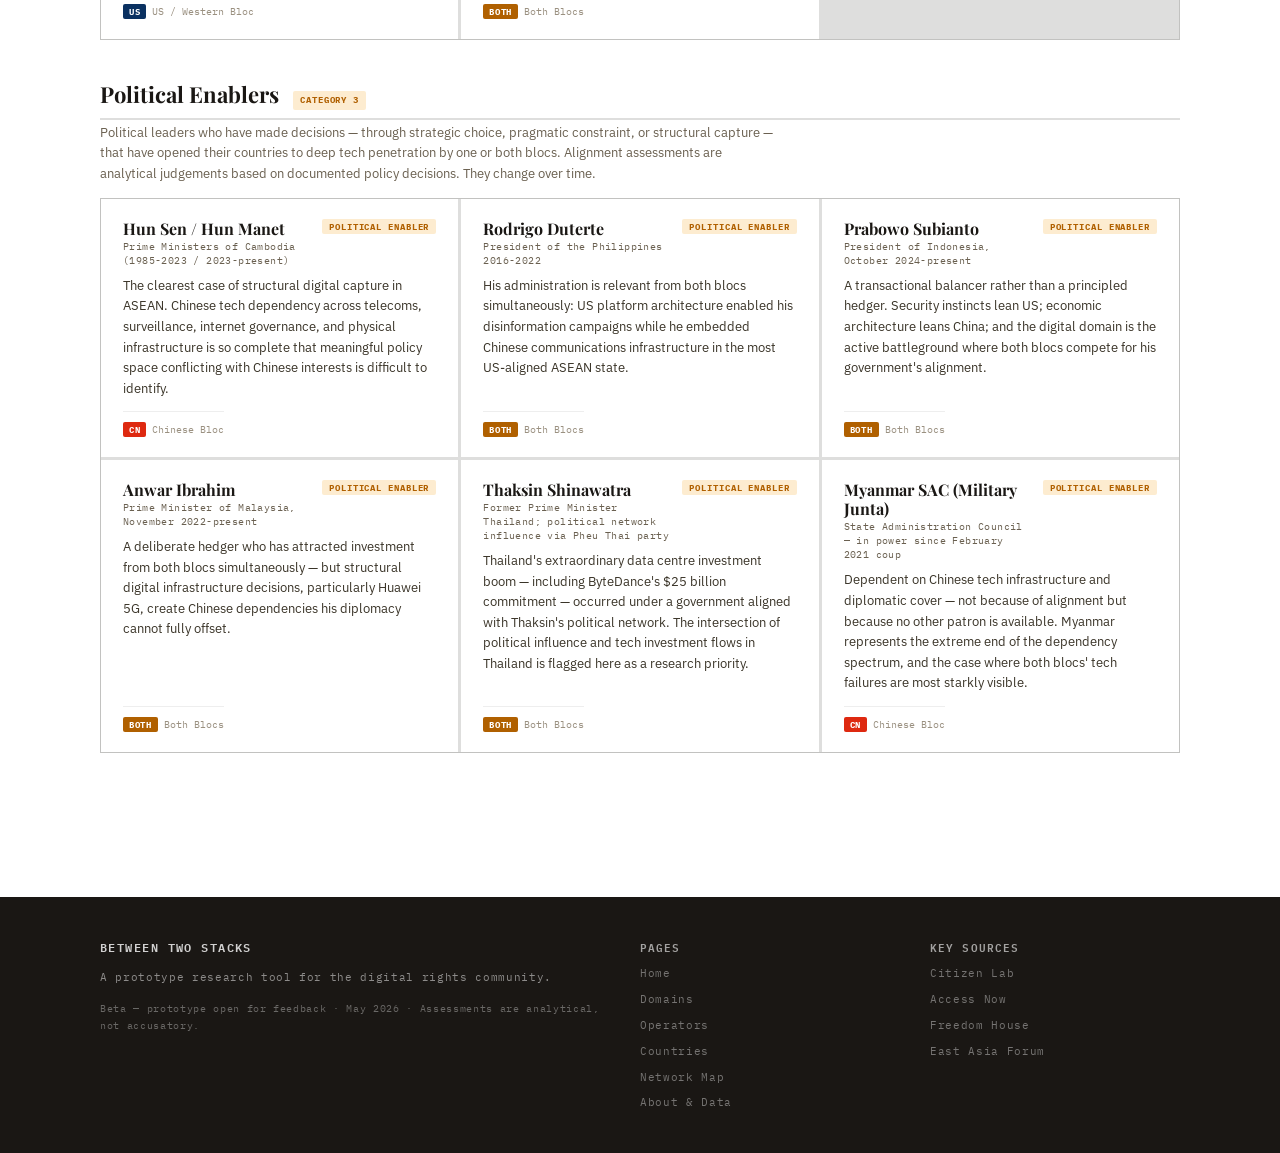
<file: people.html>
<!DOCTYPE html>
<html lang="en">
<head>
<meta charset="UTF-8">
<meta name="viewport" content="width=device-width, initial-scale=1.0">
<title>People & Power — Between Two Stacks</title>
<link rel="stylesheet" href="style.css">
<style>
/* ── PEOPLE PAGE ─────────────────────────────── */
.people-grid {
  display: grid;
  grid-template-columns: repeat(auto-fill, minmax(300px, 1fr));
  gap: 3px;
  background: var(--border);
  border: 1px solid var(--border);
}

.person-card {
  background: var(--bg);
  padding: 20px 22px;
  display: flex;
  flex-direction: column;
  gap: 8px;
  cursor: pointer;
  transition: background 0.12s;
  border: none;
  text-align: left;
  font-family: inherit;
  width: 100%;
}

.person-card:hover { background: var(--bg2); }

.person-card-top {
  display: flex;
  justify-content: space-between;
  align-items: flex-start;
  gap: 8px;
}

.person-name {
  font-family: var(--serif);
  font-size: 16px;
  font-weight: 700;
  color: var(--ink);
  line-height: 1.2;
  margin-bottom: 2px;
}

.person-role {
  font-family: var(--mono);
  font-size: 10px;
  color: var(--ink3);
  line-height: 1.4;
  letter-spacing: 0.04em;
}

.person-summary {
  font-size: 13px;
  color: var(--ink2);
  line-height: 1.58;
  flex: 1;
}

.cat-label {
  font-family: var(--mono);
  font-size: 9px;
  font-weight: 700;
  letter-spacing: 0.1em;
  text-transform: uppercase;
  padding: 2px 7px;
  border-radius: 2px;
  white-space: nowrap;
  flex-shrink: 0;
}

.cat-architect { background: var(--purple-bg); color: var(--purple); }
.cat-operator  { background: var(--teal-bg);   color: var(--teal); }
.cat-enabler   { background: var(--amber-bg);  color: var(--amber); }

/* Detail panel */
#person-panel {
  position: fixed;
  top: var(--nav-h);
  right: 0;
  bottom: 0;
  width: 440px;
  background: #fff;
  border-left: 2px solid var(--border);
  box-shadow: var(--shadow-lg);
  overflow-y: auto;
  transform: translateX(100%);
  transition: transform 0.25s ease;
  z-index: 100;
}
#person-panel.open { transform: translateX(0); }
#person-panel-inner { padding: 28px 30px 64px; }

.panel-close {
  position: absolute;
  top: 14px; right: 14px;
  background: var(--bg2);
  border: 1px solid var(--border);
  border-radius: 3px;
  width: 30px; height: 30px;
  display: flex; align-items: center; justify-content: center;
  cursor: pointer; font-size: 18px; color: var(--ink3); line-height: 1;
}
.panel-close:hover { background: var(--bg3); }

.panel-cat-badge {
  margin-bottom: 10px;
}

.panel-person-name {
  font-family: var(--serif);
  font-size: 24px;
  font-weight: 900;
  color: var(--ink);
  line-height: 1.15;
  margin-bottom: 4px;
  padding-right: 36px;
}

.panel-person-role {
  font-family: var(--mono);
  font-size: 11px;
  color: var(--ink3);
  letter-spacing: 0.06em;
  margin-bottom: 16px;
  line-height: 1.5;
}

.panel-section {
  margin-top: 16px;
}

.panel-section-label {
  font-family: var(--mono);
  font-size: 9px;
  font-weight: 700;
  letter-spacing: 0.16em;
  text-transform: uppercase;
  color: var(--ink4);
  padding-bottom: 6px;
  border-bottom: 1px solid var(--border);
  margin-bottom: 8px;
}

.panel-text {
  font-size: 13.5px;
  line-height: 1.7;
  color: var(--ink2);
}

.panel-decisions {
  font-size: 13px;
  line-height: 1.65;
  color: var(--ink2);
  padding: 10px 12px;
  background: var(--bg2);
  border-left: 3px solid var(--border);
}

.connections-row {
  display: flex;
  flex-wrap: wrap;
  gap: 4px;
  margin-top: 4px;
}

.conn-tag {
  font-family: var(--mono);
  font-size: 10px;
  padding: 3px 8px;
  border-radius: 2px;
  cursor: pointer;
  transition: opacity 0.15s;
  text-decoration: none;
  display: inline-block;
}

.conn-tag:hover { opacity: 0.75; text-decoration: none; }
.conn-tag-operator { background: var(--us-bg); color: var(--us); }
.conn-tag-domain   { background: var(--amber-bg); color: var(--amber); }
.conn-tag-country  { background: var(--bg3); color: var(--ink3); border: 1px solid var(--border); }

.panel-ref-list {
  display: flex;
  flex-direction: column;
  gap: 6px;
  margin-top: 6px;
}

.panel-ref-item {
  font-size: 12px;
  line-height: 1.5;
  color: var(--ink3);
}

.panel-ref-item a {
  font-family: var(--mono);
  font-size: 11px;
  color: var(--us);
  word-break: break-all;
  display: block;
  margin-top: 2px;
}

/* Category section headers */
.cat-section-header {
  padding: 36px 0 6px;
  border-bottom: 2px solid var(--border);
  margin-bottom: 3px;
  display: flex;
  align-items: baseline;
  gap: 14px;
}

.cat-section-title {
  font-family: var(--serif);
  font-size: 22px;
  font-weight: 700;
  color: var(--ink);
}

.cat-section-desc {
  font-size: 13px;
  color: var(--ink3);
  line-height: 1.55;
  max-width: 680px;
  margin-bottom: 14px;
}

@media (max-width: 700px) {
  #person-panel { width: 100%; }
  .people-grid { grid-template-columns: 1fr; }
}
</style>
</head>
<body>

<nav id="nav">
  <a class="nav-brand" href="index.html">
    <div class="nav-brand-dot"></div>
    Between Two Stacks
  </a>
  <div class="nav-links">
    <a class="nav-link" href="index.html">Home</a>
    <a class="nav-link" href="domains.html">Domains</a>
    <a class="nav-link" href="operators.html">Operators</a>
    <a class="nav-link" href="countries.html">Countries</a>
    <a class="nav-link active" href="people.html">People &amp; Power</a>
    <a class="nav-link" href="map.html">Network Map</a>
    <a class="nav-link" href="about.html">About &amp; Data</a>
  </div>
  <div class="nav-pills">
    <span class="nav-pill us">US Bloc</span>
    <span class="nav-pill cn">CN Bloc</span>
  </div>
</nav>

<div class="page-hero">
  <div class="container">
    <div class="hero-eyebrow">Individuals &amp; Influence</div>
    <h1 class="hero-title" style="font-size:clamp(28px,4vw,48px);">People &amp; Power</h1>
    <p class="hero-sub" style="font-size:16px;margin-top:14px;">
      Tech infrastructure doesn't build itself. These are the specific individuals whose decisions, ideologies, and movements shape how US and Chinese tech power operates across Southeast Asia. Click any person to explore their connections to Operators, Domains, and Countries across this site.
    </p>
  </div>
</div>

<main>
  <div class="container">

    <!-- Architects -->
    <div class="cat-section-header">
      <span class="cat-section-title">Architects</span>
      <span class="cat-label cat-architect">Category 1</span>
    </div>
    <p class="cat-section-desc">People who designed the ideological or structural frameworks that govern how tech power operates. Their intellectual and institutional work creates the conditions within which everything else happens.</p>
    <div class="people-grid" id="grid-architect"></div>

    <!-- Operators of Influence -->
    <div class="cat-section-header">
      <span class="cat-section-title">Operators of Influence</span>
      <span class="cat-label cat-operator">Category 2</span>
    </div>
    <p class="cat-section-desc">Executives and founders whose companies are the primary instruments of tech power. They run the machines. Their individual decisions — on export compliance, political alignment, corporate structure — have direct consequences for ASEAN.</p>
    <div class="people-grid" id="grid-operator"></div>

    <!-- Political Enablers -->
    <div class="cat-section-header">
      <span class="cat-section-title">Political Enablers</span>
      <span class="cat-label cat-enabler">Category 3</span>
    </div>
    <p class="cat-section-desc">Political leaders who have made decisions — through strategic choice, pragmatic constraint, or structural capture — that have opened their countries to deep tech penetration by one or both blocs. Alignment assessments are analytical judgements based on documented policy decisions. They change over time.</p>
    <div class="people-grid" id="grid-enabler"></div>

    <div style="padding-bottom:64px;"></div>
  </div>
</main>

<!-- DETAIL PANEL -->
<div id="person-panel">
  <div id="person-panel-inner">
    <button class="panel-close" onclick="closePanel()">×</button>
    <div id="person-panel-content"></div>
  </div>
</div>

<footer id="footer">
  <div class="footer-inner">
    <div>
      <div class="footer-brand">Between Two Stacks</div>
      <div>A prototype research tool for the digital rights community.</div>
      <div class="footer-note">Beta — prototype open for feedback · May 2026 · Assessments are analytical, not accusatory.</div>
    </div>
    <div>
      <div class="footer-col-title">Pages</div>
      <div class="footer-links">
        <a class="footer-link" href="index.html">Home</a>
        <a class="footer-link" href="domains.html">Domains</a>
        <a class="footer-link" href="operators.html">Operators</a>
        <a class="footer-link" href="countries.html">Countries</a>
        <a class="footer-link" href="map.html">Network Map</a>
        <a class="footer-link" href="about.html">About &amp; Data</a>
      </div>
    </div>
    <div>
      <div class="footer-col-title">Key Sources</div>
      <div class="footer-links">
        <a class="footer-link" href="https://citizenlab.ca" target="_blank">Citizen Lab</a>
        <a class="footer-link" href="https://www.accessnow.org" target="_blank">Access Now</a>
        <a class="footer-link" href="https://freedomhouse.org" target="_blank">Freedom House</a>
        <a class="footer-link" href="https://eastasiaforum.org" target="_blank">East Asia Forum</a>
      </div>
    </div>
  </div>
</footer>

<script src="data.js"></script>
<script>
const CAT_LABELS = {
  architect: 'Architect',
  operator:  'Operator of Influence',
  enabler:   'Political Enabler'
};

const BLOC_LABELS = {
  us:   'US / Western Bloc',
  cn:   'Chinese Bloc',
  both: 'Both Blocs',
  asean:'ASEAN-origin'
};

// Domain id -> title lookup
const domainTitles = {};
if (typeof DOMAINS !== 'undefined') {
  DOMAINS.forEach(d => { domainTitles[d.id] = d.shortTitle || d.title; });
}

// Operator id -> name lookup
const opNames = {};
if (typeof OPERATORS !== 'undefined') {
  OPERATORS.forEach(o => { opNames[o.id] = o.name; });
}

// Country id -> name lookup
const countryNames = {};
if (typeof COUNTRIES !== 'undefined') {
  COUNTRIES.forEach(co => { countryNames[co.id] = co.flag + ' ' + co.name; });
}
// Also handle map node ids like kh_n -> kh
const nodeToCountry = {};
if (typeof COUNTRIES !== 'undefined') {
  COUNTRIES.forEach(co => { nodeToCountry[co.id + '_n'] = co; });
}

function renderCard(p) {
  return `
    <button class="person-card" onclick="showPerson('${p.id}')">
      <div class="person-card-top">
        <div>
          <div class="person-name">${p.name}</div>
          <div class="person-role">${p.role}</div>
        </div>
        <span class="cat-label cat-${p.category}">${CAT_LABELS[p.category]}</span>
      </div>
      <div class="person-summary">${p.summary}</div>
      <div style="display:flex;gap:6px;align-items:center;margin-top:4px;padding-top:10px;border-top:1px solid var(--border2);">
        <span class="badge badge-${p.bloc === 'both' || p.bloc === 'asean' ? 'both' : p.bloc}">
          ${p.bloc === 'both' ? 'Both' : p.bloc === 'asean' ? 'ASEAN' : p.bloc.toUpperCase()}
        </span>
        <span style="font-family:var(--mono);font-size:10px;color:var(--ink4);">${BLOC_LABELS[p.bloc]}</span>
      </div>
    </button>
  `;
}

// Render by category
['architect','operator','enabler'].forEach(cat => {
  const grid = document.getElementById('grid-' + cat);
  const people = PEOPLE.filter(p => p.category === cat);
  grid.innerHTML = people.map(renderCard).join('');
});

function showPerson(id) {
  const p = PEOPLE.find(p => p.id === id);
  if (!p) return;

  // Build connection tags
  const connTags = (p.connections || []).map(connId => {
    // Check if it's a domain
    if (domainTitles[connId]) {
      return `<a class="conn-tag conn-tag-domain" href="domain.html?id=${connId}">${domainTitles[connId]}</a>`;
    }
    // Check if it's an operator
    if (opNames[connId]) {
      return `<a class="conn-tag conn-tag-operator" href="operators.html?id=${connId}">${opNames[connId]}</a>`;
    }
    // Check if it's a country node
    const country = nodeToCountry[connId] || COUNTRIES?.find(co => co.id === connId);
    if (country) {
      return `<a class="conn-tag conn-tag-country" href="countries.html">${country.flag} ${country.name}</a>`;
    }
    // fallback
    return `<span class="conn-tag conn-tag-country">${connId}</span>`;
  }).join('');

  document.getElementById('person-panel-content').innerHTML = `
    <div class="panel-cat-badge">
      <span class="cat-label cat-${p.category}">${CAT_LABELS[p.category]}</span>
      &nbsp;
      <span class="badge badge-${p.bloc === 'both' || p.bloc === 'asean' ? 'both' : p.bloc}">
        ${p.bloc === 'both' ? 'Both Blocs' : p.bloc === 'asean' ? 'ASEAN' : p.bloc.toUpperCase() + ' Bloc'}
      </span>
    </div>
    <div class="panel-person-name">${p.name}</div>
    <div class="panel-person-role">${p.role}</div>

    <div class="panel-section">
      <div class="panel-section-label">Summary</div>
      <div class="panel-text" style="font-style:italic;color:var(--ink);">${p.summary}</div>
    </div>

    <div class="panel-section">
      <div class="panel-section-label">Analysis</div>
      <div class="panel-text">${p.analysis}</div>
    </div>

    <div class="panel-section">
      <div class="panel-section-label">Key decisions &amp; actions</div>
      <div class="panel-decisions">${p.keyDecisions}</div>
    </div>

    ${connTags ? `
      <div class="panel-section">
        <div class="panel-section-label">Connections within this site</div>
        <div class="connections-row">${connTags}</div>
      </div>
    ` : ''}

    ${p.refs && p.refs.length > 0 ? `
      <div class="panel-section">
        <div class="panel-section-label">References &amp; further reading</div>
        <div class="panel-ref-list">
          ${p.refs.map(r => `
            <div class="panel-ref-item">
              ${r.text}
              ${r.url ? `<a href="${r.url}" target="_blank" rel="noopener">${r.url}</a>` : ''}
            </div>
          `).join('')}
        </div>
      </div>
    ` : ''}
  `;

  document.getElementById('person-panel').classList.add('open');
}

function closePanel() {
  document.getElementById('person-panel').classList.remove('open');
}

document.addEventListener('click', e => {
  const panel = document.getElementById('person-panel');
  if (panel.classList.contains('open') &&
      !panel.contains(e.target) &&
      !e.target.closest('.person-card')) {
    closePanel();
  }
});
</script>
</body>
</html>
</file>
<file: style.css>
/* ═══════════════════════════════════════════════════════
   ASEAN DIGITAL POWER WATCH — SHARED STYLES
   ═══════════════════════════════════════════════════════ */

@import url('https://fonts.googleapis.com/css2?family=Playfair+Display:ital,wght@0,400;0,600;0,900;1,400;1,600&family=IBM+Plex+Mono:wght@300;400;500;600&family=IBM+Plex+Sans:wght@300;400;500;600&display=swap');

/* ── TOKENS ──────────────────────────────── */
:root {
  --bg:         #FFFFFF;
  --bg2:        #F5F5F2;
  --bg3:        #EBEBEA;
  --ink:        #1A1714;
  --ink2:       #3A3428;
  --ink3:       #6A6050;
  --ink4:       #9A9080;
  --us:         #0A3161;
  --us-bg:      #D6E8FF;
  --us-mid:     #1558B0;
  --us-bright:  #0A3161;
  --cn:         #DE2910;
  --cn-bg:      #FFD6D2;
  --cn-mid:     #C01800;
  --cn-bright:  #DE2910;
  --amber:      #B06000;
  --amber-bg:   #FDECD0;
  --amber-bright:#F59E0B;
  --teal:       #0D7A6E;
  --teal-bg:    #C8EDE8;
  --teal-bright:#14B8A6;
  --purple:     #5B21B6;
  --purple-bg:  #E0D4F8;
  --purple-bright:#8B5CF6;
  --green:      #166534;
  --green-bg:   #CCF0DC;
  --border:     rgba(26,23,20,0.14);
  --border2:    rgba(26,23,20,0.07);
  --shadow:     0 2px 16px rgba(26,23,20,0.09);
  --shadow-lg:  0 8px 48px rgba(26,23,20,0.14);
  --mono:       'IBM Plex Mono', 'Courier New', monospace;
  --sans:       'IBM Plex Sans', system-ui, sans-serif;
  --serif:      'Playfair Display', Georgia, serif;
  --nav-h:      52px;
}

/* ── RESET ───────────────────────────────── */
*, *::before, *::after { box-sizing: border-box; margin: 0; padding: 0; }
html { scroll-behavior: smooth; font-size: 16px; }

body {
  background: var(--bg);
  color: var(--ink);
  font-family: var(--sans);
  font-weight: 400;
  line-height: 1.65;
  min-height: 100vh;
}

a { color: var(--us); text-decoration: none; }
a:hover { text-decoration: underline; }
img { max-width: 100%; display: block; }

/* ── NAV ─────────────────────────────────── */
#nav {
  position: sticky;
  top: 0;
  z-index: 200;
  height: var(--nav-h);
  background: var(--ink);
  display: flex;
  align-items: stretch;
  border-bottom: 3px solid var(--amber);
}

.nav-brand {
  font-family: var(--mono);
  font-size: 11px;
  font-weight: 600;
  letter-spacing: 0.12em;
  text-transform: uppercase;
  color: #fff;
  padding: 0 22px;
  display: flex;
  align-items: center;
  gap: 8px;
  border-right: 1px solid rgba(255,255,255,0.1);
  text-decoration: none;
  flex-shrink: 0;
}

.nav-brand:hover { background: rgba(255,255,255,0.06); text-decoration: none; }

.nav-brand-dot {
  width: 8px; height: 8px;
  border-radius: 50%;
  background: var(--amber);
  flex-shrink: 0;
}

.nav-links {
  display: flex;
  align-items: stretch;
  flex: 1;
  overflow-x: auto;
}

.nav-link {
  font-family: var(--mono);
  font-size: 10px;
  font-weight: 500;
  letter-spacing: 0.1em;
  text-transform: uppercase;
  color: rgba(255,255,255,0.55);
  padding: 0 18px;
  display: flex;
  align-items: center;
  text-decoration: none;
  border-right: 1px solid rgba(255,255,255,0.06);
  transition: all 0.15s;
  white-space: nowrap;
  flex-shrink: 0;
}

.nav-link:hover { color: #fff; background: rgba(255,255,255,0.06); text-decoration: none; }
.nav-link.active { color: #fff; border-bottom: 2px solid var(--amber); }

.nav-pills {
  margin-left: auto;
  padding: 0 18px;
  display: flex;
  align-items: center;
  gap: 6px;
  flex-shrink: 0;
}

.nav-pill {
  font-family: var(--mono);
  font-size: 9px;
  font-weight: 700;
  letter-spacing: 0.1em;
  text-transform: uppercase;
  padding: 3px 7px;
  border-radius: 2px;
}

.nav-pill.us { background: var(--us); color: #fff; }
.nav-pill.cn { background: var(--cn); color: #fff; }

/* ── LAYOUT ──────────────────────────────── */
.container      { max-width: 1160px; margin: 0 auto; padding: 0 40px; }
.container-wide { max-width: 1400px; margin: 0 auto; padding: 0 40px; }
.container-narrow { max-width: 820px; margin: 0 auto; padding: 0 40px; }

/* ── TYPOGRAPHY ──────────────────────────── */
h1 { font-family: var(--serif); font-weight: 900; line-height: 1.08; }
h2 { font-family: var(--serif); font-weight: 700; line-height: 1.18; }
h3 { font-family: var(--sans); font-weight: 600; line-height: 1.3; }

.section-label {
  font-family: var(--mono);
  font-size: 10px;
  font-weight: 600;
  letter-spacing: 0.2em;
  text-transform: uppercase;
  color: var(--ink3);
  display: flex;
  align-items: center;
  gap: 12px;
  padding: 44px 0 18px;
}

.section-label::after {
  content: '';
  flex: 1;
  height: 1px;
  background: var(--border);
}

/* ── TAGS & BADGES ───────────────────────── */
.tag {
  font-family: var(--mono);
  font-size: 9px;
  font-weight: 600;
  letter-spacing: 0.08em;
  text-transform: uppercase;
  padding: 3px 7px;
  border-radius: 2px;
  display: inline-block;
  white-space: nowrap;
}

.tag-us   { background: var(--us-bg);    color: var(--us); }
.tag-cn   { background: var(--cn-bg);    color: var(--cn); }
.tag-both { background: var(--amber-bg); color: var(--amber); }

.badge {
  font-family: var(--mono);
  font-size: 9px;
  font-weight: 700;
  letter-spacing: 0.08em;
  text-transform: uppercase;
  padding: 2px 6px;
  border-radius: 2px;
  display: inline-block;
  white-space: nowrap;
}

.badge-us   { background: var(--us);    color: #fff; }
.badge-cn   { background: var(--cn);    color: #fff; }
.badge-both { background: var(--amber); color: #fff; }

.urgency-critical { color: var(--cn); }
.urgency-high     { color: var(--amber); }
.urgency-medium   { color: var(--ink3); }

/* ── BLOC PANELS ─────────────────────────── */
.bloc-panels {
  display: grid;
  grid-template-columns: 1fr 1fr;
  gap: 3px;
  margin: 28px 0;
}

.bloc-panel {
  padding: 28px 30px;
}

.bloc-panel.us-panel {
  background: var(--us-bg);
  border-left: 4px solid var(--us);
}

.bloc-panel.cn-panel {
  background: var(--cn-bg);
  border-left: 4px solid var(--cn);
}

.bloc-panel-hdr {
  display: flex;
  align-items: center;
  gap: 10px;
  margin-bottom: 14px;
  padding-bottom: 14px;
  border-bottom: 1px solid rgba(0,0,0,0.1);
}

.bloc-flag {
  font-family: var(--mono);
  font-size: 9px;
  font-weight: 700;
  letter-spacing: 0.1em;
  text-transform: uppercase;
  padding: 3px 7px;
  border-radius: 2px;
  flex-shrink: 0;
}

.us-panel .bloc-flag { background: var(--us); color: #fff; }
.cn-panel .bloc-flag { background: var(--cn); color: #fff; }

.bloc-panel-title {
  font-family: var(--serif);
  font-size: 14px;
  font-style: italic;
  color: var(--ink2);
  line-height: 1.3;
}

.bloc-panel-body {
  font-size: 13.5px;
  line-height: 1.72;
  color: var(--ink2);
}

.bloc-panel-body p { margin-bottom: 11px; }
.bloc-panel-body p:last-child { margin-bottom: 0; }
.bloc-panel-body strong { color: var(--ink); font-weight: 600; }

/* ── TABLES ──────────────────────────────── */
.data-table {
  width: 100%;
  border-collapse: collapse;
  font-size: 13px;
  border: 1px solid var(--border);
}

.data-table thead th {
  font-family: var(--mono);
  font-size: 9.5px;
  font-weight: 600;
  letter-spacing: 0.14em;
  text-transform: uppercase;
  text-align: left;
  padding: 10px 14px;
  background: var(--ink);
  color: rgba(255,255,255,0.65);
  border-right: 1px solid rgba(255,255,255,0.08);
  white-space: nowrap;
}

.data-table tbody td {
  padding: 11px 14px;
  border-bottom: 1px solid var(--border);
  border-right: 1px solid var(--border2);
  vertical-align: top;
  line-height: 1.5;
  color: var(--ink2);
}

.data-table tbody tr:last-child td { border-bottom: none; }
.data-table tbody tr:hover td { background: var(--bg2); }
.data-table tbody td:first-child { color: var(--ink); font-weight: 500; }

/* ── REFERENCES ──────────────────────────── */
.ref-list { list-style: none; }

.ref-item {
  display: flex;
  gap: 14px;
  padding: 12px 16px;
  border-bottom: 1px solid var(--border);
  font-size: 13px;
  background: var(--bg);
  line-height: 1.55;
}

.ref-item:last-child { border-bottom: none; }

.ref-num {
  font-family: var(--mono);
  font-size: 10px;
  font-weight: 600;
  color: var(--ink4);
  flex-shrink: 0;
  min-width: 24px;
  padding-top: 1px;
}

.ref-body { flex: 1; }
.ref-title { color: var(--ink); margin-bottom: 2px; }
.ref-source { color: var(--ink3); font-size: 12px; margin-bottom: 3px; }
.ref-link { font-family: var(--mono); font-size: 11px; color: var(--us); word-break: break-all; }
.ref-link:hover { text-decoration: underline; }

/* ── ISSUE LIST ──────────────────────────── */
.issue-list { display: flex; flex-direction: column; gap: 2px; }

.issue-item {
  display: flex;
  gap: 16px;
  padding: 16px 20px;
  background: var(--bg);
  border: 1px solid var(--border);
  align-items: flex-start;
}

.issue-icon { font-size: 18px; flex-shrink: 0; margin-top: 1px; line-height: 1.4; }
.issue-title { font-weight: 600; font-size: 14px; margin-bottom: 3px; color: var(--ink); }
.issue-desc { font-size: 13px; color: var(--ink2); line-height: 1.55; }

/* ── FOOTER ──────────────────────────────── */
#footer {
  background: var(--ink);
  color: rgba(255,255,255,0.5);
  margin-top: 80px;
  padding: 40px 0;
  font-family: var(--mono);
  font-size: 11px;
  letter-spacing: 0.06em;
  line-height: 1.8;
}

.footer-inner {
  max-width: 1160px;
  margin: 0 auto;
  padding: 0 40px;
  display: grid;
  grid-template-columns: 2fr 1fr 1fr;
  gap: 40px;
}

.footer-brand {
  color: rgba(255,255,255,0.8);
  font-size: 12px;
  font-weight: 600;
  letter-spacing: 0.12em;
  text-transform: uppercase;
  margin-bottom: 10px;
}

.footer-note {
  color: rgba(255,255,255,0.35);
  font-size: 10px;
  margin-top: 12px;
  line-height: 1.7;
}

.footer-col-title {
  color: rgba(255,255,255,0.6);
  font-weight: 600;
  margin-bottom: 8px;
  text-transform: uppercase;
  letter-spacing: 0.1em;
}

.footer-links { display: flex; flex-direction: column; gap: 6px; }
.footer-link { color: rgba(255,255,255,0.4); text-decoration: none; }
.footer-link:hover { color: rgba(255,255,255,0.75); text-decoration: none; }

/* ── SEARCH / FILTER BAR ─────────────────── */
.filter-bar {
  display: flex;
  gap: 8px;
  align-items: center;
  flex-wrap: wrap;
  padding: 16px 0;
}

.filter-label {
  font-family: var(--mono);
  font-size: 10px;
  font-weight: 600;
  letter-spacing: 0.1em;
  text-transform: uppercase;
  color: var(--ink3);
  margin-right: 4px;
}

.filter-btn {
  font-family: var(--mono);
  font-size: 10px;
  font-weight: 500;
  letter-spacing: 0.08em;
  text-transform: uppercase;
  padding: 5px 12px;
  border-radius: 3px;
  border: 1px solid var(--border);
  background: var(--bg);
  color: var(--ink3);
  cursor: pointer;
  transition: all 0.15s;
}

.filter-btn:hover { background: var(--bg2); color: var(--ink); border-color: var(--ink4); }
.filter-btn.active { background: var(--ink); color: #fff; border-color: var(--ink); }
.filter-btn.active.us { background: var(--us); border-color: var(--us); }
.filter-btn.active.cn { background: var(--cn); border-color: var(--cn); }

.search-input {
  font-family: var(--mono);
  font-size: 12px;
  padding: 6px 12px;
  border: 1px solid var(--border);
  border-radius: 3px;
  background: #fff;
  color: var(--ink);
  width: 220px;
  outline: none;
}

.search-input:focus { border-color: var(--us); }

/* ── HERO SECTIONS ───────────────────────── */
.page-hero {
  background: var(--ink);
  color: #fff;
  padding: 56px 0 48px;
  position: relative;
  overflow: hidden;
}

.page-hero::before {
  content: '';
  position: absolute;
  inset: 0;
  background-image:
    linear-gradient(rgba(255,255,255,0.025) 1px, transparent 1px),
    linear-gradient(90deg, rgba(255,255,255,0.025) 1px, transparent 1px);
  background-size: 48px 48px;
  pointer-events: none;
}

.page-hero .container { position: relative; z-index: 1; }

.hero-eyebrow {
  font-family: var(--mono);
  font-size: 10px;
  font-weight: 600;
  letter-spacing: 0.22em;
  text-transform: uppercase;
  color: var(--amber);
  margin-bottom: 16px;
  opacity: 0;
  animation: fadeUp 0.6s ease 0.1s forwards;
}

.hero-title {
  font-family: var(--serif);
  font-weight: 900;
  line-height: 1.06;
  color: #fff;
  opacity: 0;
  animation: fadeUp 0.6s ease 0.25s forwards;
}

.hero-sub {
  color: rgba(255,255,255,0.68);
  line-height: 1.7;
  font-weight: 300;
  opacity: 0;
  animation: fadeUp 0.6s ease 0.4s forwards;
  margin-top: 16px;
}

/* ── ANIMATIONS ──────────────────────────── */
@keyframes fadeUp {
  from { opacity: 0; transform: translateY(14px); }
  to   { opacity: 1; transform: translateY(0); }
}

/* ── BREADCRUMB ──────────────────────────── */
.breadcrumb {
  font-family: var(--mono);
  font-size: 10px;
  letter-spacing: 0.12em;
  text-transform: uppercase;
  color: rgba(255,255,255,0.4);
  text-decoration: none;
  display: inline-flex;
  align-items: center;
  gap: 6px;
  margin-bottom: 14px;
}

.breadcrumb:hover { color: rgba(255,255,255,0.7); text-decoration: none; }

/* ── UTILITY ─────────────────────────────── */
.mt-0 { margin-top: 0 !important; }
.mb-40 { margin-bottom: 40px; }
.pb-64 { padding-bottom: 64px; }

/* ── RESPONSIVE ──────────────────────────── */
@media (max-width: 900px) {
  .container, .container-wide, .container-narrow { padding: 0 20px; }
  .bloc-panels { grid-template-columns: 1fr; }
  .footer-inner { grid-template-columns: 1fr; gap: 24px; }
}

@media (max-width: 640px) {
  .nav-pills { display: none; }
}
</file>
